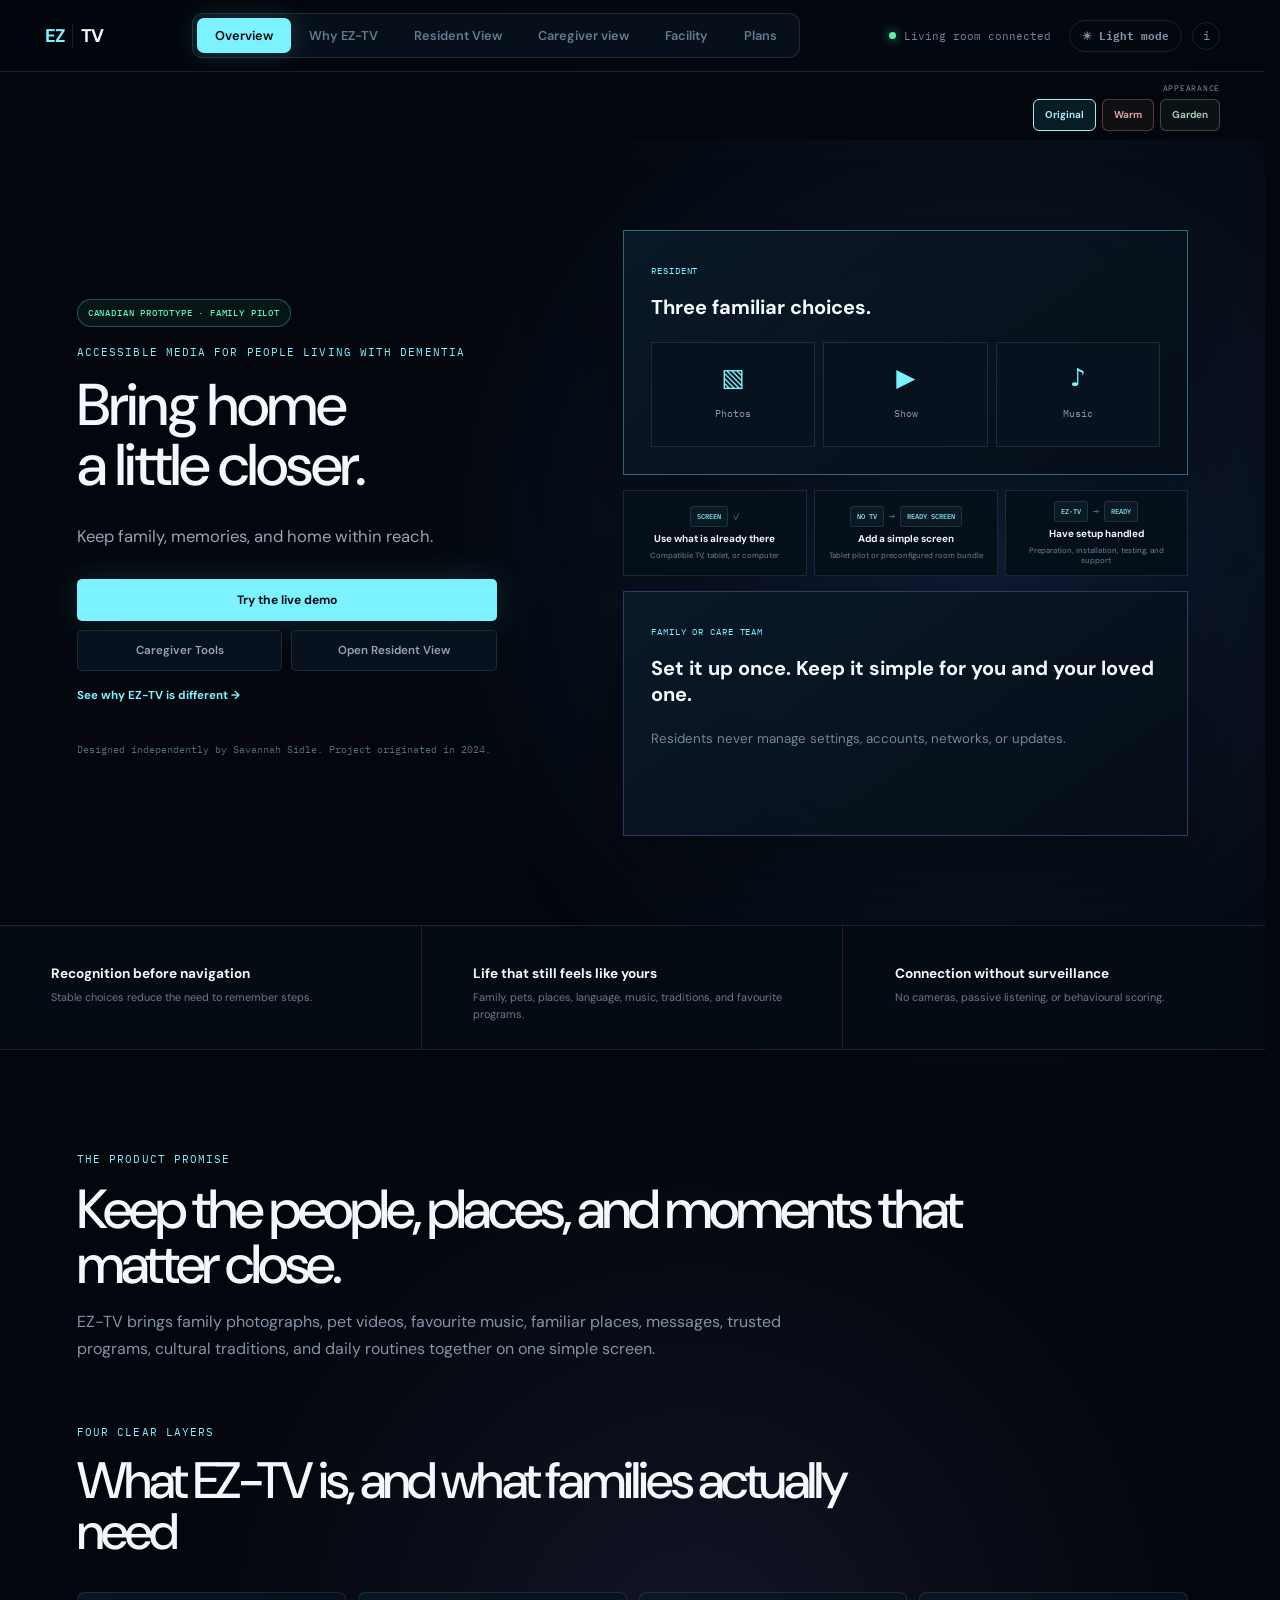
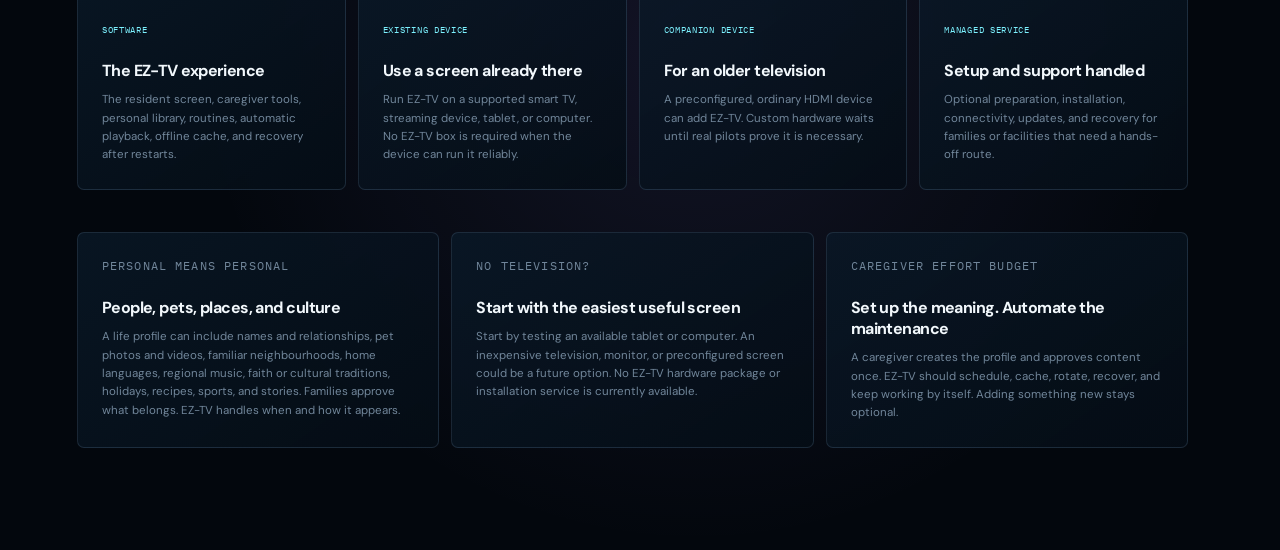
<file: index.html>
<!doctype html>
<html lang="en">
<head>
  <meta charset="utf-8">
  <meta name="viewport" content="width=device-width, initial-scale=1">
  <meta name="description" content="EZ-TV helps people living with dementia stay connected to family, memories, and familiar comforts through a simple, accessible TV experience that supports continuity.">
  <meta name="theme-color" content="#07111f">
  <title>EZ-TV</title>
  <link rel="manifest" href="manifest.webmanifest">
  <link rel="preconnect" href="https://fonts.googleapis.com">
  <link rel="preconnect" href="https://fonts.gstatic.com" crossorigin>
  <link href="https://fonts.googleapis.com/css2?family=DM+Sans:wght@400;500;600;700&family=IBM+Plex+Mono:wght@400;500&display=swap" rel="stylesheet">
  <link rel="stylesheet" href="styles.css?v=41">
</head>
<body>
  <div class="app-shell">
    <header class="system-bar">
      <button class="logo" data-action="home" aria-label="Return home"><span>EZ</span><b>TV</b></button>
      <div class="view-switch" role="group" aria-label="Choose interface">
        <button class="view-option active" data-view="overview">Overview</button>
        <button class="view-option" data-view="difference">Why EZ-TV</button>
        <button class="view-option" data-view="resident">Resident View</button>
        <button class="view-option" data-view="caregiver">Caregiver view</button>
        <button class="view-option" data-view="facility">Facility</button>
        <button class="view-option" data-view="plans">Plans</button>
      </div>
      <span class="connection-status header-connection"><span class="connection-dot"></span><span>Living room connected</span></span>
      <div class="system-state"><button class="theme-toggle" id="themeToggle" type="button" aria-pressed="false">☀ Light mode</button><button class="icon-button" id="aboutButton" aria-label="About EZ-TV">i</button></div>
    </header>

    <div class="site-appearance" role="group" aria-label="Choose appearance"><span>APPEARANCE</span><div><button type="button" data-interface-theme="original" aria-pressed="true">Original</button><button type="button" data-interface-theme="warm" aria-pressed="false">Warm</button><button type="button" data-interface-theme="garden" aria-pressed="false">Garden</button></div></div>

    <main>
      <section class="overview-view active-view" id="overviewView" aria-label="EZ-TV overview">
        <div class="overview-shell">
          <div class="overview-copy">
            <p class="pilot-badge">CANADIAN PROTOTYPE · FAMILY PILOT</p>
            <p class="mono-label">ACCESSIBLE MEDIA FOR PEOPLE LIVING WITH DEMENTIA</p>
            <h1>Bring home a little closer.</h1>
            <p class="overview-lead">Keep family, memories, and home within reach.</p>
            <div class="overview-actions"><a class="primary-action demo-action" href="demo.html">Try the live demo</a><div class="overview-secondary-actions"><button class="secondary-action" data-view-jump="caregiver">Caregiver Tools</button><button class="secondary-action" data-view-jump="resident">Open Resident View</button></div><button class="text-action" data-view-jump="difference">See why EZ-TV is different →</button></div>
            <p class="overview-origin">Designed independently by Savannah Sidle. Project originated in 2024.</p>
          </div>
          <div class="overview-map" aria-label="How EZ-TV works">
            <div class="overview-screen"><span class="screen-label">RESIDENT</span><strong>Three familiar choices.</strong><div><button type="button" data-overview-media="photos" aria-label="Open family photos">▧<small>Photos</small></button><button type="button" data-overview-media="television" aria-label="Open favourite show">▶<small>Show</small></button><button type="button" data-overview-media="music" aria-label="Open relaxing music">♪<small>Music</small></button></div></div>
            <div class="overview-links" aria-label="Find an EZ-TV setup">
              <button type="button" data-overview-target="setupFinder"><span class="method-flow"><i>SCREEN</i><b>✓</b></span><strong>Use what is already there</strong><small>Compatible TV, tablet, or computer</small></button>
              <button type="button" data-overview-target="noTvPlan"><span class="method-flow"><i>NO TV</i><b>→</b><i>READY SCREEN</i></span><strong>Add a simple screen</strong><small>Tablet pilot or preconfigured room bundle</small></button>
              <button type="button" data-overview-target="managedPlan"><span class="method-flow"><i>EZ-TV</i><b>→</b><i>READY</i></span><strong>Have setup handled</strong><small>Preparation, installation, testing, and support</small></button>
            </div>
            <div class="overview-control"><span class="screen-label">FAMILY OR CARE TEAM</span><strong>Set it up once. Keep it simple for you and your loved one.</strong><small>Residents never manage settings, accounts, networks, or updates.</small></div>
          </div>
        </div>
        <div class="overview-principles"><article><b>Recognition before navigation</b><p>Stable choices reduce the need to remember steps.</p></article><article><b>Life that still feels like yours</b><p>Family, pets, places, language, music, traditions, and favourite programs.</p></article><article><b>Connection without surveillance</b><p>No cameras, passive listening, or behavioural scoring.</p></article></div>
        <div class="home-story">
          <section class="home-promise"><p class="mono-label">THE PRODUCT PROMISE</p><h2>Keep the people, places, and moments that matter close.</h2><p>EZ-TV brings family photographs, pet videos, favourite music, familiar places, messages, trusted programs, cultural traditions, and daily routines together on one simple screen.</p></section>
          <section class="home-architecture" aria-labelledby="homeArchitectureHeading"><div class="difference-heading"><p class="mono-label">FOUR CLEAR LAYERS</p><h2 id="homeArchitectureHeading">What EZ-TV is, and what families actually need</h2></div><div class="home-architecture-grid"><article><span>SOFTWARE</span><h3>The EZ-TV experience</h3><p>The resident screen, caregiver tools, personal library, routines, automatic playback, offline cache, and recovery after restarts.</p></article><article><span>EXISTING DEVICE</span><h3>Use a screen already there</h3><p>Run EZ-TV on a supported smart TV, streaming device, tablet, or computer. No EZ-TV box is required when the device can run it reliably.</p></article><article><span>COMPANION DEVICE</span><h3>For an older television</h3><p>A preconfigured, ordinary HDMI device can add EZ-TV. Custom hardware waits until real pilots prove it is necessary.</p></article><article><span>MANAGED SERVICE</span><h3>Setup and support handled</h3><p>Optional preparation, installation, connectivity, updates, and recovery for families or facilities that need a hands-off route.</p></article></div></section>
          <section class="home-life-grid"><article><p class="mono-label">PERSONAL MEANS PERSONAL</p><h3>People, pets, places, and culture</h3><p>A life profile can include names and relationships, pet photos and videos, familiar neighbourhoods, home languages, regional music, faith or cultural traditions, holidays, recipes, sports, and stories. Families approve what belongs. EZ-TV handles when and how it appears.</p></article><article><p class="mono-label">NO TELEVISION?</p><h3>Start with the easiest useful screen</h3><p>Start by testing an available tablet or computer. An inexpensive television, monitor, or preconfigured screen could be a future option. No EZ-TV hardware package or installation service is currently available.</p></article><article><p class="mono-label">CAREGIVER EFFORT BUDGET</p><h3>Set up the meaning. Automate the maintenance</h3><p>A caregiver creates the profile and approves content once. EZ-TV should schedule, cache, rotate, recover, and keep working by itself. Adding something new stays optional.</p></article></section>
        </div>
      </section>

      <section class="difference-view" id="differenceView" aria-label="Why EZ-TV is different">
        <div class="difference-wrap">
          <header class="difference-hero">
            <div><p class="pilot-badge">CANADA-FIRST · DEMENTIA-SPECIFIC</p><p class="mono-label">WHY EZ-TV</p><h1>Designed around recognition,<br>not navigation.</h1></div>
            <div class="difference-lead"><p>EZ-TV is being designed to keep a person’s familiar world accessible when remembering how to operate technology becomes difficult. Familiar people, places, voices, and routines should remain available between visits, including on days when choosing or finding a remote is too much.</p><button class="primary-action" data-view-jump="resident">Experience Resident View</button></div>
          </header>

          <section class="how-section" aria-labelledby="howHeading">
            <div class="difference-heading"><p class="mono-label">HOW IT WORKS</p><h2 id="howHeading">Set it up once. Keep it simple for you and your loved one.</h2></div>
            <div class="how-grid">
              <article><span>FAMILY</span><div class="how-icon">＋</div><h3>Add what is familiar</h3><p>Choose a small collection of meaningful photographs, television, music, messages, and routines.</p></article>
              <article><span>PAIR</span><div class="how-icon">••••••</div><h3>Connect one screen</h3><p>Enter a short, expiring code once. Wanda never manages an account, password, network, or settings page.</p></article>
              <article><span>RESIDENT</span><div class="how-icon">▧ ▶ ♪</div><h3>Keep three stable choices</h3><p>The same large choices stay in the same place. Content changes without changing how the screen works.</p></article>
              <article><span>CARE TEAM</span><div class="how-icon">↻</div><h3>Update from elsewhere</h3><p>A paired caregiver changes content and routines from a phone or computer without rebuilding the resident experience.</p></article>
            </div>
          </section>

          <section class="control-section" aria-labelledby="controlHeading">
            <div class="difference-heading"><p class="mono-label">NO TOUCHSCREEN REQUIRED</p><h2 id="controlHeading">Choose the interaction that feels most familiar.</h2><p>Interaction is a spectrum. A remote may suit one person and be lost or unrecognizable to another. Test what Wanda can benefit from on a difficult day, including familiar content that needs no action from her.</p></div>
            <div class="control-grid">
              <article class="control-primary"><span class="control-art caregiver-art">↻</span><div><small>PROTOTYPE / TEST</small><b>Familiar content without a button press</b><p>A basic routine is available to test. Dependable scheduled playback and automatic rotation are development goals, including when the resident cannot find or use a control.</p></div></article>
              <article><span class="control-art remote-art"><i></i><i></i><i></i></span><div><small>FUTURE POSSIBILITY · OPTIONAL</small><b>Simplified remote</b><p>Only for someone who can find, recognize, and use it reliably. Remote-free access is a core requirement.</p></div></article>
              <article><span class="control-art caregiver-art">↗</span><div><small>PROTOTYPE / TEST</small><b>Caregiver-controlled content</b><p>Paired updates and a basic routine can be tested. Starting media from the public caregiver preview is a simulation, not a verified remote playback service.</p></div></article>
              <article><span class="control-art touch-art">◎</span><div><small>AVAILABLE NOW · BROWSER PROTOTYPE</small><b>Large fixed controls</b><p>Large browser targets support touch or a pointer where appropriate. Fixed bedside or furniture-mounted controls would need separate testing.</p></div></article>
              <article><span class="control-art switch-art">●</span><div><small>PLANNED · REQUIRES USER TESTING</small><b>Adaptive switch</b><p>One or two switches can move through the three choices and select one for people with limited movement.</p></div></article>
              <article><span class="control-art keyboard-art">↹</span><div><small>AVAILABLE IN A BROWSER</small><b>Keyboard</b><p>Arrow, Tab, Enter, and Escape controls support setup, testing, and familiar keyboards.</p></div></article>
              <article><span class="control-art voice-art">●</span><div><small>OPTIONAL · PLANNED</small><b>Press-to-speak voice</b><p>Say “photos,” “show,” or “music” after pressing the voice button. No passive listening in the room.</p></div></article>
            </div>
          </section>

          <section class="audience-section" aria-labelledby="audienceHeading">
            <div class="difference-heading"><p class="mono-label">WHO EZ-TV IS FOR</p><h2 id="audienceHeading">Different people need different amounts of help.</h2><p>Wanda is the first real pilot. The product is being designed for families and care teams supporting people whose memory, attention, movement, vision, or confidence with technology has changed.</p></div>
            <div class="audience-grid">
              <article><span>I CAN CHOOSE</span><h3>People who still want control</h3><p>Three familiar choices replace app grids, streaming menus, passwords, and changing layouts.</p></article>
              <article><span>HELP ME START IT</span><h3>People who need some support</h3><p>Large fixed controls or help from a trusted person may suit some residents. Remotes, switches, and voice require individual testing.</p></article>
              <article><span>START IT FOR ME</span><h3>People who need full assistance</h3><p>The goal is scheduled familiar content without requiring a response or staff to start every session. The basic routine prototype needs testing in daily use.</p></article>
              <article><span>I SUPPORT SOMEONE</span><h3>Families and care partners</h3><p>Update meaningful content from elsewhere without teaching the resident another platform.</p></article>
              <article><span>WE SUPPORT MANY</span><h3>Long-term care and memory care</h3><p>Give each resident an individual familiar world while staff keep one manageable workflow.</p></article>
              <article><span>SIMPLER HELPS ME TOO</span><h3>People beyond dementia care</h3><p>The same approach may help older adults and people with cognitive, motor, visual, or technology-access barriers.</p></article>
            </div>
          </section>

          <section class="signature-section" aria-labelledby="signatureHeading">
            <div class="difference-heading"><p class="mono-label">THE FIRST JOB</p><h2 id="signatureHeading">Let Wanda find Savannah whenever she wants.</h2><p>Start with a familiar photograph, Savannah’s own short message or recording, and one large button Wanda can use to send a heart back. Test this on Wanda’s screen before expanding into care-home workflows.</p></div>
            <div class="signature-grid">
              <article><b>Where’s Savannah?</b><p>One familiar face and a genuine family message. An optional recording uses Savannah’s real voice.</p></article>
              <article><b>A heart back</b><p>One large tap, with no typing or scheduled call. The split-screen demo shows the exchange; sending it across devices still needs a secure return connection.</p></article>
              <article><b>Nothing new today?</b><p>Wanda’s existing photos and choices remain. Fresh family messages are optional, not another daily job.</p></article>
              <article><b>Maybe later</b><p>After Visit Message: a short family recording to revisit between visits. This concept can be evaluated after testing the familiar-message and heart-reply interactions.</p></article>
            </div>
          </section>

          <section class="comparison-section" aria-labelledby="comparisonHeading">
            <div class="difference-heading"><p class="mono-label">THE LANDSCAPE</p><h2 id="comparisonHeading">Existing alternatives</h2><p>These products solve real problems. The useful comparison is where setup and continuing work land: with family, care staff, or the provider. Tasks vary by home and care setting. A blank staff task in a household means there is no facility involved.</p></div>
            <div class="comparison-scroll" tabindex="0" aria-label="Scroll comparison table horizontally"><div class="comparison-table" role="table" aria-label="Comparison of EZ-TV and related services">
              <div class="comparison-row comparison-head" role="row"><span role="columnheader">Service</span><span role="columnheader">Strength</span><span role="columnheader">Family work</span><span role="columnheader">Facility work, if used there</span><span role="columnheader">Provider / system work</span></div>
              <div class="comparison-row eztv-row" role="row"><b role="cell">EZ-TV <small>prototype</small></b><span role="cell">Three-choice screen plus a resident-initiated family message and heart reply demo</span><span role="cell">Choose a familiar photo and write or record a genuine message once. Real time cost is unmeasured.</span><span role="cell">Wanda lives in long-term care. The first pilot needs room access and setup agreement; routine staff administration is not the goal.</span><span role="cell">Browser pairing and caregiver-to-screen updates can be tested. The heart reaches the caregiver only in the split-screen simulation today.</span></div>
              <div class="comparison-row" role="row"><b role="cell">JubileeTV</b><span role="cell">Remote TV help, calls, photos, favourites, reminders, and passive viewing modes</span><span role="cell">Connect equipment and sources; set preferences; share content or intervene through app.</span><span role="cell">Help with room TV/source and network where facility rules allow; ongoing involvement varies.</span><span role="cell">Supplies console, app, membership, and support.</span></div>
              <div class="comparison-row" role="row"><b role="cell">Memory Lane TV</b><span role="cell">Large dementia-focused catalogue, personalized playlists, and all-day programming</span><span role="cell">Select preferences and optional personal media; viewing may then run as a channel.</span><span role="cell">Choose or start content for individual or group use; staffing depends on deployment.</span><span role="cell">Provides and refreshes programming and personalization options.</span></div>
              <div class="comparison-row" role="row"><b role="cell">KOMP / KOMP Pro</b><span role="cell">One-button screen, automatic family photos and calls; Pro adds a staff portal and 4G</span><span role="cell">Pair device and invite family; share material when desired.</span><span role="cell">Pro: provision users and optionally send messages, calls, or schedules.</span><span role="cell">Provides hardware, cellular connection, updates, and organizational tools.</span></div>
              <div class="comparison-row" role="row"><b role="cell">My Life TV</b><span role="cell">Dementia-friendly on-demand films for home and care settings</span><span role="cell">Open or choose programmes at home.</span><span role="cell">Select programmes for individual or group sessions.</span><span role="cell">Creates and distributes the film catalogue.</span></div>
              <div class="comparison-row" role="row"><b role="cell">LifeLoop / iN2L</b><span role="cell">Rich facility engagement, life stories, family sharing, calendars, and staff tools</span><span role="cell">May contribute stories or photos through family portal.</span><span role="cell">Facility onboarding, profiles, calendars, and use of engagement content.</span><span role="cell">Supplies platform, content, and enterprise support.</span></div>
            </div>
            </div><p class="source-note">Reviewed September 2026. Work allocation is an inference from published setup and feature descriptions, not measured caregiver or staff time. <a href="https://getjubileetv.com/pages/how-it-works" target="_blank" rel="noopener">JubileeTV</a> · <a href="https://www.memory-lane.tv/" target="_blank" rel="noopener">Memory Lane TV</a> · <a href="https://help.komp.family/introduction-to-komp-pro" target="_blank" rel="noopener">KOMP Pro</a> · <a href="https://www.mylifefilms.org/pages/about" target="_blank" rel="noopener">My Life TV</a> · <a href="https://lifeloop.com/engagement/engagement-products/insights" target="_blank" rel="noopener">LifeLoop / iN2L</a></p>
          </section>


          <section class="signature-section" aria-labelledby="approachHeading">
            <div class="difference-heading"><p class="mono-label">EZ-TV APPROACH</p><h2 id="approachHeading">Keep a familiar world within reach.</h2><p>A continuity and familiarity system for people living with dementia whose ability to operate technology may change or disappear. The proposed distinction is how personal content, passive access, changing abilities, and everyday care settings work together. Individual features also exist in other products; superiority has not been established.</p></div>
            <div class="signature-grid"><article><b>AVAILABLE NOW</b><p>A browser prototype with three large choices, caregiver photo organization, captions, stories, and familiar-place groups. These are prototype capabilities, not a finished care service.</p></article><article><b>PROTOTYPE / TEST</b><p>Code pairing, caregiver updates, basic daily routines, and saved content during interruptions need testing on Wanda’s actual devices and room connection.</p></article><article><b>FUTURE POSSIBILITY</b><p>Progressive simplification, automatic photo rotation, reliable restart recovery, USB packages, mounted controls, and facility-wide delivery require further development.</p></article></div>
          </section>
          <section class="signature-section" aria-labelledby="placesHeading">
            <div class="difference-heading"><p class="mono-label">PLACES YOU KNOW · PROTOTYPE / TEST</p><h2 id="placesHeading">Wanda’s Newfoundland</h2><p>Your world did not disappear when you entered long-term care. A small family-selected collection can bring home, the coastline, familiar communities, and people back into view.</p></div>
            <div class="signature-grid"><article><b>A place, a person, a story</b><p>Use photographs of her home, neighbourhood, family homes, landmarks, and old gatherings. Add a short caption or real familiar voice recalling the place. Familiar-place photo groups and voice stories are available in the paired prototype.</p></article><article><b>Recognition without navigation</b><p>No map to operate or route to remember. A future gentle sequence could combine family videos, favourite music associated with home, and familiar scenery. Generic coastline imagery must never be labelled as Wanda’s actual home.</p></article><article><b>Connection between visits</b><p>Family greetings, personal history, familiar shows, music, voices, and predictable routines can remain available when nobody adds something new. First-language and cultural material remain optional future directions. Technology supplements human contact.</p></article></div>
          </section>
          <section class="signature-section" aria-labelledby="progressiveHeading">
            <div class="difference-heading"><p class="mono-label">PROGRESSIVE INTERACTION · FUTURE POSSIBILITY</p><h2 id="progressiveHeading">Fewer steps as needs change.</h2><p>Keep the same personal collection while a caregiver adjusts the amount of interaction. Changes should be deliberate and tested with the person, never inferred automatically from surveillance.</p></div>
            <div class="signature-grid"><article><b>Choose</b><p>Stable large choices, recognizable pictures, or an optional simplified remote for someone who can use it.</p></article><article><b>One familiar action</b><p>One large choice or a fixed control in a familiar place. Optional familiar voice prompts only where they help.</p></article><article><b>No action required</b><p>Scheduled familiar content and gentle rotation, with quiet hours and a simple way to stop. The aim is to simplify without replacing the whole system.</p></article></div>
          </section>
          <section class="signature-section" aria-labelledby="followsHeading">
            <div class="difference-heading"><p class="mono-label">FAMILIARITY THAT FOLLOWS · FUTURE POSSIBILITY</p><h2 id="followsHeading">The resident should not have to remember where the technology is.</h2><p>Wanda wanders frequently. A room television alone cannot meet that reality. Explore access at meaningful places throughout her day, without requiring her to carry or locate a device.</p></div>
            <div class="signature-grid"><article><b>A small familiar display</b><p>PRODUCT CONCEPT: an inexpensive photo-frame-style interface inspired by the simplicity of displays such as Skylight. Bedside screens, a tablet, or small displays in appropriate familiar locations need usability and cost testing.</p></article><article><b>A control that stays put</b><p>PRODUCT CONCEPT: a tethered or attached interface at a bedside, chair, wheelchair, or walker. Explore durable, wipeable, replaceable materials, soft or flexible surfaces, and water resistance where feasible. Attachment safety, reach, cleaning, and comfort must be assessed before use.</p></article><article><b>Minimal upkeep</b><p>Explore wired power or low-power controls to avoid charging every shift. USB configuration, a local connection, a caregiver device, or a future EZ-TV Hub are possibilities. No finalized hardware, complex resident menus, or supplied Hub exists.</p></article><article><b>Shared spaces, thoughtfully</b><p>A family-approved familiar-content station or existing facility screen could help beyond the bedroom. Personal material needs appropriate consent and display boundaries. Context-aware access needs privacy and feasibility testing; EZ-TV does not currently locate or track residents.</p></article></div>
          </section>
          <section class="proof-section" aria-labelledby="validateHeading">
            <div class="difference-heading"><p class="mono-label">STILL TO VALIDATE</p><h2 id="validateHeading">Could Wanda benefit on a difficult day?</h2><p>Every proposal must reduce cognitive effort, increase familiarity, preserve connection, or reduce family and staff burden.</p></div>
            <div class="proof-grid"><article><strong>Access without remembering</strong><p>Can she enjoy familiar content without locating equipment, following instructions, interpreting abstract icons, or completing a sequence?</p></article><article><strong>Continuity beyond the room</strong><p>Where does familiarity help during her day, and can it be available there without extra staff tasks?</p></article><article><strong>Reliable daily use</strong><p>Test playback, quiet hours, outages, recovery, and changing interaction needs on actual devices. A browser demo does not establish reliability.</p></article><article><strong>Less work, affordable access</strong><p>Measure family and staff setup, charging, reconnecting, content selection, and troubleshooting. Compare real effort and total cost with alternatives.</p></article></div>
          </section>
          <section class="signature-section" aria-labelledby="principlesHeading">
            <div class="difference-heading"><p class="mono-label">PRODUCT PRINCIPLES</p><h2 id="principlesHeading">Familiarity with fewer demands.</h2></div>
            <div class="signature-grid"><article><b>Familiar</b><p>People, voices, places, routines, and media with personal meaning.</p></article><article><b>Findable</b><p>The resident should not need to remember where an interface was left.</p></article><article><b>Passive when necessary</b><p>Interaction should not be required for the system to provide value.</p></article><article><b>Personal</b><p>Wanda should see Wanda’s life, with family-approved content that respects her preferences.</p></article><article><b>Adaptable</b><p>The interface should become simpler as abilities change.</p></article><article><b>Affordable</b><p>Useful familiarity should not depend on expensive hardware.</p></article><article><b>Low burden</b><p>Family and staff should not inherit another daily chore. Configure remotely where feasible; keep useful saved content when nobody manages it today.</p></article></div>
          </section>
          <section class="setup-plain" aria-labelledby="setupPlainHeading">
            <div class="difference-heading"><p class="mono-label">GETTING STARTED</p><h2 id="setupPlainHeading">How would I set this up for Wanda?</h2><p>One caregiver device and one screen for Wanda. Start with a computer or tablet; test television access later.</p></div>
            <div class="setup-plain-grid">
              <article><span>TEST TODAY</span><h3>Caregiver phone + Wanda’s screen</h3><ol><li>Open Resident View on Wanda’s computer or tablet. A compatible television browser can be tested later.</li><li>Open Caregiver Setup on your phone or another computer.</li><li>Enter the one-time code shown on Wanda’s screen into Caregiver Setup.</li><li>Add two or three familiar photos and one small message. Check both screens together.</li></ol><p>The website’s split-screen demo only simulates this connection. The paired prototype needs its cloud setup and a two-device test before Wanda uses it independently.</p><a href="prototype-demo/">Open the paired prototype →</a></article>
              <article><span>TV PILOT · TO VALIDATE</span><h3>Use an existing screen first</h3><ol><li>If her smart TV has a usable browser, a caregiver can test EZ-TV full-screen. Wanda must not need to find a remote for every experience.</li><li>If the TV browser fails, a future pilot could connect a third-party streaming device to its HDMI port. None is supplied or validated yet.</li><li>Test passive access, suitable controls, restart, internet loss, and recovery before asking Wanda to rely on it.</li></ol><p>Today the actual product is browser software. A computer can also feed an existing TV over HDMI, but someone must configure it. There is no EZ-TV hub, bundled screen, or installation service yet.</p></article>
            </div>
          </section>

          <section class="compatibility-section" aria-labelledby="compatibilityHeading">
            <div class="difference-heading"><p class="mono-label">DELIVERY PATH</p><h2 id="compatibilityHeading">Use the simplest screen that fits the person’s real situation.</h2></div>
            <div class="compatibility-grid">
              <article><span class="compat-icon">TV</span><div><b>Start with a computer or tablet</b><p>Open the resident browser view full-screen and pair it once with a caregiver phone or computer.</p><small>TESTABLE NOW</small></div></article>
              <article><span class="compat-icon">HDMI</span><div><b>Older TV with HDMI</b><p>A computer can display the browser prototype through the TV’s HDMI input. A small third-party streaming device is a future option that still needs testing.</p><small>NO EZ-TV HARDWARE YET</small></div></article>
              <article><span class="compat-icon">▣</span><div><b>No television</b><p>Use a tablet or computer already available. A preconfigured screen bundle is an idea for a later pilot.</p><small>TEST EXISTING DEVICES FIRST</small></div></article>
              <article><span class="compat-icon">LTE</span><div><b>Internet is unreliable</b><p>Cached photos can remain available on a tested device, but remote family messages need a connection. Cellular and USB delivery are future options, not a current setup path.</p><small>TEST OFFLINE IN THE ROOM</small></div></article>
            </div>
          </section>

          <section class="reliability-section" aria-labelledby="reliabilityHeading">
            <div class="difference-heading"><p class="mono-label">FAILURE HANDLING</p><h2 id="reliabilityHeading">A blank or broken screen is unacceptable.</h2><p>The resident experience should recover quietly. Caregivers should hear from EZ-TV only when they can actually help.</p></div>
            <div class="proof-grid"><article><strong>After a restart</strong><p>Open automatically and return to the three familiar choices.</p></article><article><strong>Without internet</strong><p>Test which previously loaded content remains available on Wanda’s device; remote updates pause.</p></article><article><strong>After a failed update</strong><p>Roll back to the last working version instead of exposing an error screen.</p></article><article><strong>When help is needed</strong><p>Send one plain-language alert with the exact action required. Suppress repetitive noise.</p></article></div>
          </section>

          <section class="privacy-section" aria-labelledby="privacyHeading">
            <div><p class="mono-label">PRIVACY AND DIGNITY</p><h2 id="privacyHeading">Family connection should not require surveillance.</h2><p>Real family media will live inside a private paired account. The public demo uses anonymous illustrated media and sample story details. Do not enter private family information here; a real paired pilot needs consent and privacy review.</p></div>
            <div class="privacy-rules"><p><b>Invite-only access</b><span>Only approved caregivers can view or change a resident profile.</span></p><p><b>Expiring pairing</b><span>A one-time code connects a resident screen and cannot be reused.</span></p><p><b>Minimum collection</b><span>Store the media and preferences needed for the experience, without creating health or behavioural profiles.</span></p><p><b>Caregiver control</b><span>Download, reorder, remove, disconnect, and permanently delete family content.</span></p><p><b>Protected storage</b><span>Encrypt information in transit and at rest, with each resident’s files isolated from every other account.</span></p></div>
          </section>

          <section class="proof-section" aria-labelledby="proofHeading">
            <div class="difference-heading"><p class="mono-label">WHAT SUCCESS MEANS</p><h2 id="proofHeading">Prove usefulness before adding complexity.</h2><p>The Wanda pilot will measure whether EZ-TV improves real daily use and reduces caregiver effort.</p></div>
            <div class="proof-grid">
              <article><strong>Independent use</strong><p>Can Wanda recognize and start familiar content with little or no help?</p></article>
              <article><strong>Caregiver effort</strong><p>Does setup, updating, and troubleshooting take less time than the current alternatives?</p></article>
              <article><strong>Reliability</strong><p>Does the resident screen recover cleanly from restarts, weak connections, and ordinary mistakes?</p></article>
              <article><strong>Meaningful connection</strong><p>Do familiar people, voices, photographs, and routines create more successful moments of connection?</p></article>
            </div>
            <div class="rollout-path" aria-label="EZ-TV validation path"><span><b>Wanda</b><small>Real daily use</small></span><i>→</i><span><b>3–5 families</b><small>Different needs</small></span><i>→</i><span><b>One care home</b><small>Small pilot</small></span><i>→</i><span><b>Canadian partner</b><small>Connectivity and reach</small></span></div>
          </section>

          <section class="accessibility-section" aria-labelledby="accessibilityHeading">
            <div class="difference-heading"><p class="mono-label">ACCESSIBILITY RULES</p><h2 id="accessibilityHeading">The resident screen stays calm on purpose.</h2></div>
            <div class="accessibility-grid"><article><b>No scrolling for residents</b><p>The three choices and active content fit within one television view.</p></article><article><b>Stable placement</b><p>Controls remain where the person learned to find them.</p></article><article><b>Large targets</b><p>Touch, mouse, remote, switch, or caregiver control can use the same clear actions.</p></article><article><b>Adjustable appearance</b><p>Light, dark, warm, and garden options support different comfort and contrast needs.</p></article><article><b>Plain language</b><p>Familiar words replace technical settings and platform language.</p></article><article><b>Reduced motion</b><p>Animation is limited and disabled automatically when the device requests reduced motion.</p></article></div>
          </section>

          <section class="faq-section" aria-labelledby="faqHeading">
            <div class="difference-heading"><p class="mono-label">CLEAR ANSWERS</p><h2 id="faqHeading">What exists, what comes next, and who handles the work.</h2></div>
            <div class="faq-list">
              <details><summary>Does EZ-TV work between two devices yet?</summary><p>Yes, in the paired household prototype. A caregiver browser and the resident’s screen can pair with one expiring six-digit code, then synchronize approved media and settings. The public split-screen demo remains available without setup.</p></details>
              <details><summary>Does the resident need a touchscreen?</summary><p>No. Test large fixed controls or passive familiar content first when locating and operating a device is difficult. A simplified remote, touch, caregiver help, or staff assistance may suit some people. Voice and mounted switches remain options to prototype, not universal solutions.</p></details>
              <details><summary>Does it require a smart television?</summary><p>No. Start on Wanda’s computer or tablet. A computer can show the browser on an existing TV through HDMI if someone can set it up. Smart TV browsers and third-party streaming devices need separate testing.</p></details>
              <details><summary>What if there is no television?</summary><p>The first pilot can use a tablet or computer. A tablet or computer is the starting option. A preconfigured large-screen package could be tested later, but none is offered today.</p></details>
              <details><summary>Does it require internet?</summary><p>Remote caregiver updates currently require internet on both devices. There is no managed cellular service yet. Some previously loaded photos may remain cached on the same tested device, but this is not a reliable offline service yet. USB transfer is only a manual concept. A fully offline household would need an assisted update process that does not make the family deliver files.</p></details>
              <details><summary>Is the EZ-TV companion device available?</summary><p>No. Today the pilot uses browser software on a computer or tablet. A computer may also connect to a TV by HDMI. There is no EZ-TV device or supported streaming model yet.</p></details>
              <details><summary>Can families add Spotify, television, or computer media?</summary><p>The first pilot will support private uploaded media and approved links. Streaming integrations come later because account permissions, licensing, advertisements, and changing interfaces can break the resident experience.</p></details>
              <details><summary>What does culturally relevant content mean?</summary><p>It means content chosen from the resident’s real life: community, places, music, faith, holidays, food, sports, and traditions. The resident or family approves what belongs in their profile. EZ-TV should never infer anyone’s identity or assign generic cultural content.</p></details>
              <details><summary>Who handles the ongoing work?</summary><p>At home, a family caregiver chooses the initial media and can add to it when they wish. In care, the facility would provide screen and network access; it should not need to choose daily programmes. EZ-TV would need to handle scheduling, caching, updates, and recovery. Those provider responsibilities are a proposed service model and need a real pilot before we can promise them.</p></details>
              <details><summary>Is real family content used in this public demo?</summary><p>No. The public prototype uses illustrative media and sample story details, with Wanda and Savannah named to show the experience. Real family photos belong only in a private paired account after a privacy and consent review.</p></details>
              <details><summary>Who is EZ-TV for?</summary><p>The primary audience is people living with dementia and the families or care teams supporting them. The same simplified approach may also help older adults and people with cognitive, motor, visual, or technology-access barriers. Wanda is the first real pilot, with broader family and care-home use guiding the next stages.</p></details>
            </div>
          </section>

          <section class="pilot-section">
            <div><p class="mono-label">THE PATH FORWARD</p><h2>Wanda first. A few families next. One care-home pilot after that.</h2><p>EZ-TV will earn its way into larger partnerships by proving that it is understandable, reliable, and genuinely reduces caregiver burden.</p></div>
            <div class="pilot-actions"><a class="primary-action" href="demo.html">Try the live demo</a><a class="secondary-action" href="mailto:info@madeincanadadigital.ca?subject=EZ-TV%20family%20pilot%20interest">Ask about the family pilot</a><button class="text-action" data-view-jump="plans">See proposed plans</button></div>
          </section>
        </div>
      </section>

      <section class="resident-view" id="residentView" aria-label="Resident View">
        <div class="ambient ambient-one"></div><div class="ambient ambient-two"></div>
        <div class="resident-home" id="residentHome">
          <div class="welcome-row">
            <div><p class="context-label"><span></span> GOOD EVENING</p><h1>What would you<br>like, Wanda?</h1></div>
            <div class="resident-side"><div class="clock" aria-label="Current time"><strong id="clockTime">7:42</strong><span id="clockDate">MONDAY · SEPTEMBER 14</span></div></div>
          </div>
          <div class="resident-main">
            <div class="media-choices" role="group" aria-label="Choose something to watch or listen to">
              <button class="media-choice photos active" data-media="photos" aria-pressed="true">
                <span class="choice-visual photo-stack" aria-hidden="true"><i class="portrait portrait-a"><img src="assets/memories/garden-afternoon.jpg" alt=""></i><i class="portrait portrait-b"><img src="assets/memories/birthday-cake.jpg" alt=""></i><i class="portrait portrait-c"><img src="assets/memories/lake-day.jpg" alt=""></i></span>
                <span class="choice-copy"><b>Family photos</b><small>People you know</small></span>
              </button>
              <button class="media-choice television" data-media="television" aria-pressed="false">
                <span class="choice-visual tv-visual" aria-hidden="true"><i>▶</i></span>
                <span class="choice-copy"><b>Favourite show</b><small>Your next episode</small></span>
              </button>
              <button class="media-choice music" data-media="music" aria-pressed="false">
                <span class="choice-visual waveform" aria-hidden="true"><i></i><i></i><i></i><i></i><i></i><i></i><i></i><i></i><i></i></span>
                <span class="choice-copy"><b>Relaxing music</b><small>Your favourite music</small></span>
              </button>
            </div>
            <div class="player" id="player" aria-live="polite">
              <button class="resident-back" id="residentBackButton" type="button">← Back to choices</button>
              <div class="player-content" id="playerContent"></div>
              <div class="player-controls"><button id="previousButton" aria-label="Previous">|◀</button><button class="play-pause" id="playPauseButton" aria-label="Pause">Ⅱ</button><button id="nextButton" aria-label="Next">▶|</button></div>
            </div>
          </div>
          <div class="voice-zone">
            <button class="voice-control" id="voiceControl"><span class="voice-core"><i></i></span><span><b id="voiceTitle">Use your voice</b><small id="voiceInstruction">Say “photos,” “show,” or “music”</small></span></button>
            <button class="help-control" id="residentStoryButton" type="button">♡ Wanda’s story</button>
            <button class="help-control" id="helpControl"><span>?</span> I need help</button>
          </div>
        </div>
        <div class="support-panel" id="supportPanel" role="dialog" aria-modal="true" aria-labelledby="supportTitle">
          <div class="support-orb"><span></span></div><p>YOU ARE SAFE AT HOME</p><h2 id="supportTitle">Savannah loves you.</h2><p class="support-copy">Would you like to see family photos?</p>
          <div><button class="support-primary" id="supportMusic">Yes, show photos</button><button class="support-secondary" id="closeSupport">No, I’m okay</button></div>
        </div>
      </section>

      <section class="caregiver-view" id="caregiverView" aria-label="Caregiver view">
        <aside class="care-nav">
          <div class="profile-chip"><span>WS</span><div><b>Wanda’s home</b><small>Living room</small></div></div>
          <nav aria-label="Caregiver sections">
            <button class="care-tab active" data-tab="today"><span>◷</span>Today</button><button class="care-tab" data-tab="library"><span>▦</span>Media library</button><button class="care-tab" data-tab="people"><span>◎</span>Familiar people</button><button class="care-tab" data-tab="settings"><span>⌁</span>Settings</button>
          </nav>
          <div class="care-nav-bottom"><span class="connection-dot"></span><div><b>TV online</b><small>Updated just now</small></div></div>
        </aside>
        <div class="care-workspace">
          <section class="care-page active-page" data-page="today">
            <div class="workspace-heading"><div><p class="mono-label">MONDAY · 14 SEPTEMBER</p><h2>Today’s rhythm</h2><p>Familiar media, ready at the right time.</p></div><button class="primary-action" data-modal="routineModal">+ Schedule media</button></div>
            <div class="dashboard-grid">
              <div class="schedule-panel panel">
                <div class="panel-heading"><h3>Schedule</h3><span>3 ITEMS</span></div>
                <div class="schedule-list" id="scheduleList">
                  <article class="schedule-item complete"><time>9:00<small>AM</small></time><span class="schedule-line"><i></i></span><div class="schedule-icon">♪</div><div><b>Morning favourites</b><small>Relaxing music · 3 demo tracks</small></div><span class="item-state">Finished</span></article>
                  <article class="schedule-item current"><time>1:30<small>PM</small></time><span class="schedule-line"><i></i></span><div class="schedule-icon">▧</div><div><b>Family photographs</b><small>3 demo photographs</small></div><span class="item-state">Showing now</span></article>
                  <article class="schedule-item"><time>6:00<small>PM</small></time><span class="schedule-line"><i></i></span><div class="schedule-icon">▶</div><div><b>Favourite show</b><small>Season 2 · Episode 4</small></div><button class="item-menu" aria-label="Schedule options">•••</button></article>
                </div>
              </div>
              <div class="remote-panel panel">
                <div class="panel-heading"><h3>Wanda’s TV preview</h3><span class="live-badge"><i></i> MIRROR</span></div>
                <div class="mini-tv" id="miniTv"><span class="mini-label">WANDA’S TV PREVIEW</span><div class="mini-photos"><i><img src="assets/memories/garden-afternoon.jpg" alt=""></i><i><img src="assets/memories/birthday-cake.jpg" alt=""></i><i><img src="assets/memories/lake-day.jpg" alt=""></i></div><b>Family photographs</b><small>Photo 1 of 3 demo photographs</small></div>
                <div class="remote-actions"><button data-send="photos">▧<span>Photos</span></button><button data-send="television">▶<span>Show</span></button><button data-send="music">♪<span>Music</span></button><button data-send="home">⌂<span>Home</span></button></div>
                <p class="remote-note">This preview mirrors Wanda’s television. In the real paired setup, choosing media here starts it on her TV. Wanda does not manage this screen.</p>
              </div>
            </div>
          </section>

          <section class="care-page" data-page="library">
            <div class="workspace-heading"><div><p class="mono-label">SELECTED FOR WANDA</p><h2>Media library</h2><p>Keep the choices small, familiar, and meaningful.</p></div><button class="primary-action" id="addMediaButton">+ Add media</button></div>
            <div class="library-filters" role="group" aria-label="Filter media"><button class="active" data-filter="all" aria-pressed="true">All</button><button data-filter="photos" aria-pressed="false">Photos</button><button data-filter="television" aria-pressed="false">Television</button><button data-filter="music" aria-pressed="false">Music</button></div>
            <p class="library-status" id="libraryStatus" aria-live="polite">Showing all 4 media collections.</p>
            <div class="library-grid" id="libraryGrid">
              <article class="library-card" data-type="photos" data-title="Our family" data-meta="3 demo photographs" data-detail="Three fictional, anonymous memories demonstrate how Wanda’s real private family album will work."><div class="library-art family-art"><img src="assets/memories/garden-afternoon.jpg" alt=""><img src="assets/memories/birthday-cake.jpg" alt=""><img src="assets/memories/lake-day.jpg" alt=""></div><div><small>PHOTOS</small><h3>Our family</h3><p>3 demo photographs</p></div><button class="library-open" aria-label="Open Our family">Open</button></article>
              <article class="library-card" data-type="television" data-title="The Coast Road" data-meta="3 demo episodes" data-detail="Three fictional episodes demonstrate how a familiar series can resume with one selection."><div class="library-art series-art"><span>THE<br>COAST<br>ROAD</span></div><div><small>TELEVISION</small><h3>The Coast Road</h3><p>3 demo episodes</p></div><button class="library-open" aria-label="Open The Coast Road">Open</button></article>
              <article class="library-card" data-type="music" data-title="Morning favourites" data-meta="3 demo tracks" data-detail="Three fictional tracks demonstrate how Wanda’s real familiar playlist will open."><div class="library-art album-art"><span>♪</span></div><div><small>MUSIC</small><h3>Morning favourites</h3><p>3 demo tracks</p></div><button class="library-open" aria-label="Open Morning favourites">Open</button></article>
              <article class="library-card" data-type="music" data-title="Quiet evening" data-meta="3 demo tracks" data-detail="Three fictional tracks demonstrate a slower evening playlist for Wanda."><div class="library-art evening-art"><span>♪</span></div><div><small>MUSIC</small><h3>Quiet evening</h3><p>3 demo tracks</p></div><button class="library-open" aria-label="Open Quiet evening">Open</button></article>
            </div>
            <section class="library-details panel" id="libraryDetails" hidden aria-live="polite"><div><p class="mono-label" id="libraryDetailType">MEDIA</p><h3 id="libraryDetailTitle"></h3><p id="libraryDetailMeta"></p><p id="libraryDetailCopy"></p><small class="library-action-note">Prototype: this opens Resident View. In the paired product, it starts on Wanda’s television.</small></div><button class="primary-action" id="librarySendButton">Preview on Wanda’s TV</button></section>
          </section>

          <section class="care-page" data-page="people">
            <div class="workspace-heading"><div><p class="mono-label">RECOGNITION SUPPORT</p><h2>Familiar people</h2><p>Names and relationships connected to family photographs.</p></div><button class="primary-action" id="addPersonButton">+ Add person</button></div>
            <div class="people-grid" id="peopleGrid"></div>
            <section class="panel family-profile"><div><p class="mono-label">A PERSON, NOT A PROFILE NUMBER</p><h3>Wanda’s story</h3><p>Choose a portrait and a few details Wanda enjoys sharing. Open it from Resident View; facility sharing can wait.</p><small>Website demo: saved only in this browser. Use fictional details here.</small></div><button class="primary-action" id="editStoryButton" type="button">Edit Wanda’s story</button></section>
          </section>

          <section class="care-page" data-page="settings">
            <div class="workspace-heading"><div><p class="mono-label">INTERFACE PREFERENCES</p><h2>Settings</h2><p>Adjust the experience without changing its basic structure.</p></div></div>
            <div class="settings-list panel">
              <label><span><b>Voice commands</b><small>Listen for one-word media choices</small></span><input type="checkbox" checked><i></i></label><label><span><b>Gentle support response</b><small>Offer familiar reassurance when help is requested</small></span><input type="checkbox" checked><i></i></label><label><span><b>Show current time</b><small>Display time and date on the home screen</small></span><input type="checkbox" checked><i></i></label><label><span><b>High contrast</b><small>Increase separation between controls and background</small></span><input type="checkbox" checked><i></i></label>
            </div>
            <div class="offline-update panel">
              <div><p class="mono-label">MANUAL OFFLINE FALLBACK</p><h3>Update by USB</h3><p>This button only exports and imports demo data as a file in this browser. A real USB update would need a compatible device, secure handling, and someone to carry the drive. It is not Wanda’s pilot path.</p></div>
              <div class="offline-actions"><button class="primary-action" id="exportUsbButton">Create demo USB update</button><label class="secondary-action" for="importUsbInput">Import an update<input id="importUsbInput" type="file" accept=".json,application/json"></label></div>
              <small>This button downloads demo data only; it is not a secure production update process.</small>
            </div>
          </section>
        </div>
      </section>

      <section class="facility-view" id="facilityView" aria-label="Facility dashboard">
        <aside class="facility-rail">
          <div class="facility-mark">FH</div>
          <nav aria-label="Facility sections"><button class="active" aria-label="Facility overview" data-facility-target="facilityHeading"><span>⌂</span><b>Overview</b></button><button aria-label="Resident access" data-facility-target="residentStatus"><span>◎</span><b>Residents</b></button><button aria-label="Resident life story" data-facility-target="residentStory"><span>♡</span><b>Life story</b></button><button aria-label="Device status" data-facility-target="facilityStats"><span>▣</span><b>Devices</b></button><button aria-label="Today’s schedules" data-facility-target="facilityRhythm"><span>◷</span><b>Schedules</b></button></nav>
          <button class="facility-account" aria-label="Facility account">AD</button>
        </aside>
        <div class="facility-workspace">
          <div class="workspace-heading facility-heading" id="facilityHeading" tabindex="-1"><div><p class="mono-label">FOREST HOUSE · EAST WING</p><h2>Facility overview</h2><p>Access status for resident televisions. No cameras, health records, or passive monitoring.</p></div><div class="facility-actions"><button class="secondary-action" id="facilityUsbButton">Prepare USB updates</button><button class="primary-action" id="addResidentButton">+ Add resident</button></div></div>
          <div class="facility-stats" id="facilityStats" tabindex="-1">
            <article><small>RESIDENT PROFILES</small><strong>24</strong><span>Across one wing</span></article>
            <article><small>CONNECTED NOW</small><strong>21</strong><span class="healthy">All services ready</span></article>
            <article><small>LOCAL MODE</small><strong>2</strong><span>Working without internet</span></article>
            <article><small>NEEDS UPDATE</small><strong>1</strong><span class="attention">USB package ready</span></article>
          </div>
          <div class="facility-grid">
            <section class="panel resident-status-panel" id="residentStatus" tabindex="-1">
              <div class="panel-heading"><h3>Resident access</h3><span>24 PROFILES</span></div>
              <div class="facility-table" role="table" aria-label="Resident device status">
                <div class="facility-row facility-table-head" role="row"><span>Resident</span><span>Room</span><span>Mode</span><span>Last update</span><span>Status</span></div>
                <button class="facility-row" role="row" aria-haspopup="dialog" data-resident="Wanda S." data-room="214" data-mode="Connected" data-updated="Just now" data-status="Ready" data-routine="Family photographs at 1:30 PM" data-media="18 photos · 6 episodes · 21 songs"><span><i class="resident-initials aqua">WS</i><b>Wanda S.</b></span><span>214</span><span>Connected</span><span>Just now</span><span class="status-pill online">Ready</span></button>
                <button class="facility-row" role="row" aria-haspopup="dialog" data-resident="Arthur M." data-room="218" data-mode="Local" data-updated="Yesterday" data-status="Offline ready" data-routine="Jazz favourites at 3:00 PM" data-media="24 photos · 4 episodes · 16 songs"><span><i class="resident-initials violet">AM</i><b>Arthur M.</b></span><span>218</span><span>Local</span><span>Yesterday</span><span class="status-pill local">Offline ready</span></button>
                <button class="facility-row" role="row" aria-haspopup="dialog" data-resident="June P." data-room="221" data-mode="USB" data-updated="6 days ago" data-status="Update ready" data-routine="Garden photographs at 10:00 AM" data-media="12 photos · 8 episodes · 9 songs"><span><i class="resident-initials blue">JP</i><b>June P.</b></span><span>221</span><span>USB</span><span>6 days ago</span><span class="status-pill update">Update ready</span></button>
                <button class="facility-row" role="row" aria-haspopup="dialog" data-resident="Henry L." data-room="223" data-mode="Connected" data-updated="2 min ago" data-status="Ready" data-routine="Hockey replay at 7:00 PM" data-media="31 photos · 10 episodes · 14 songs"><span><i class="resident-initials green">HL</i><b>Henry L.</b></span><span>223</span><span>Connected</span><span>2 min ago</span><span class="status-pill online">Ready</span></button>
              </div>
            </section>
            <section class="panel facility-rhythm" id="facilityRhythm" tabindex="-1">
              <div class="panel-heading"><h3>Today across the wing</h3><span>5 ACTIVE</span></div>
              <div class="rhythm-total"><strong>38</strong><span>familiar-media routines scheduled</span></div>
              <div class="rhythm-bars" aria-label="Scheduled routines by time of day"><span style="--value:45%"><b>Morning</b></span><span style="--value:74%"><b>Afternoon</b></span><span style="--value:58%"><b>Evening</b></span></div>
              <p>Schedules show what the interface is prepared to offer. They do not track resident behaviour.</p>
            </section>
          </div>
          <section class="panel resident-story" id="residentStory" tabindex="-1">
            <div class="resident-story-heading"><div><p class="mono-label">ILLUSTRATED DEMO PROFILE · FAMILY APPROVED</p><h3>A fuller picture of the person.</h3><p>Earlier-life photos and short notes can show someone’s history, relationships, interests, and personality alongside current care needs. They also offer natural openings for genuine conversation.</p></div><span>Visible only to approved care staff</span></div>
            <div class="resident-story-profile"><div class="story-person"><i>WS</i><div><small>A FULLER PICTURE OF</small><b>Wanda</b><p>Family, gardens, lake days, music, and birthday traditions.</p></div></div><div class="story-memories"><figure><img src="assets/memories/lake-day.jpg" alt="Illustrated silhouettes of a family beside a lake"><figcaption><b>Lake summers</b><span>A familiar place connected to family trips.</span></figcaption></figure><figure><img src="assets/memories/garden-afternoon.jpg" alt="Illustrated silhouettes spending time in a garden"><figcaption><b>Garden afternoons</b><span>Flowers, fresh air, and time outside.</span></figcaption></figure><figure><img src="assets/memories/birthday-cake.jpg" alt="Illustrated silhouettes gathered around a birthday cake"><figcaption><b>Birthday tradition</b><span>Cake, family, and the same song every year.</span></figcaption></figure></div></div>
            <p class="story-privacy">Families choose what to share. This view supports connection; it is not a health record or another charting task.</p>
          </section>
          <section class="panel shared-memories" id="sharedMemories" tabindex="-1">
            <div class="shared-memory-copy"><p class="mono-label">OPTIONAL · OFF BY DEFAULT</p><h3>Shared-screen memories</h3><p>During group television time, a facility can show a calm rotation of family-approved photographs from residents who choose to participate. Every family controls what is included.</p><div class="shared-memory-status"><span id="sharedMemoryStatus">Demo off</span><button class="secondary-action" id="sharedMemoriesToggle" type="button">Turn on demo</button></div></div>
            <div class="shared-memory-preview" aria-label="Anonymous demonstration photographs"><img src="assets/memories/garden-afternoon.jpg" alt="Anonymous family silhouettes in a garden"><img src="assets/memories/lake-day.jpg" alt="Anonymous family silhouettes beside a lake"><img src="assets/memories/birthday-cake.jpg" alt="Anonymous family silhouettes around a birthday cake"></div>
          </section>
        </div>
      </section>

      <section class="plans-view" id="plansView" aria-label="EZ-TV plans">
        <div class="plans-wrap">
          <div class="concept-notice"><b>PROPOSED PRODUCT MODEL</b><span>EZ-TV is currently an interactive prototype. No paid service, custom hardware, cellular plan, or installation program is being sold yet.</span></div>
          <div class="plans-intro"><p class="mono-label">SIMPLE BY DESIGN</p><h2>One familiar experience.<br>A setup that works for your home.</h2><p>Start with the browser prototype on a computer or tablet. The other delivery options shown below are concepts for later pilots.</p></div>

          <section class="setup-finder" id="setupFinder" aria-labelledby="setupFinderHeading">
            <div class="section-label"><div><h3 id="setupFinderHeading">What setup fits this home?</h3><p>Choose what is already available. EZ-TV recommends the lowest-friction route.</p></div></div>
            <div class="setup-question"><span>1 · What screen is available?</span><div role="group" aria-label="Available screen"><button type="button" class="active" data-setup-screen="smart" aria-pressed="true">Smart TV, tablet, or computer</button><button type="button" data-setup-screen="older" aria-pressed="false">Older TV with HDMI</button><button type="button" data-setup-screen="none" aria-pressed="false">No screen yet</button></div></div>
            <div class="setup-question"><span>2 · Is reliable internet available?</span><div role="group" aria-label="Internet availability"><button type="button" class="active" data-setup-internet="yes" aria-pressed="true">Yes</button><button type="button" data-setup-internet="no" aria-pressed="false">No or unreliable</button></div></div>
            <div class="setup-result" aria-live="polite"><div><span>RECOMMENDED START</span><h3 id="setupResultTitle">Use the existing screen first</h3><p id="setupResultSummary">Run EZ-TV full-screen on the compatible device already available. No EZ-TV hardware is needed for the pilot.</p></div><dl><div><dt>Resident uses</dt><dd id="setupResident">The same three-choice EZ-TV screen.</dd></div><div><dt>Caregiver does once</dt><dd id="setupCaregiver">Checks compatibility, opens EZ-TV, pairs the screen, and approves the life profile.</dd></div><div><dt>EZ-TV handles</dt><dd id="setupAutomation">Paired updates and some local caching in this prototype; restart recovery still needs testing.</dd></div><div><dt>Connection</dt><dd id="setupConnection">Use Wi-Fi or Ethernet for remote caregiver changes. Approved core content remains available during an interruption.</dd></div></dl></div>
          </section>

          <section class="device-choice" aria-labelledby="deviceHeading">
            <div class="section-label"><div><h3 id="deviceHeading">Four separate product layers</h3><p>Families should always know what is software, what uses an existing device, what adds hardware, and what EZ-TV manages.</p></div></div>
            <div class="device-options product-layer-grid">
              <article><span class="plan-kicker">THE PRODUCT</span><h4>EZ-TV software</h4><strong>One <small>familiar experience</small></strong><p>Browser resident view, caregiver tools, life profile, and a basic routine prototype. Automated recovery is a future reliability requirement.</p><ul><li>Same experience across supported screens</li><li>Remote management on connected plans</li><li>No surveillance features</li></ul></article>
              <article id="smartTvPlan"><span class="plan-kicker">NO EZ-TV HARDWARE</span><h4>Existing-device experience</h4><strong>TBD <small>additional EZ-TV hardware</small></strong><p>Use a computer or tablet first. A TV browser or an existing streaming device is usable only after compatibility testing.</p><ul><li>Best starting point for the pilot</li><li>Compatibility checked before setup</li><li>Resident never sees the device menus</li></ul></article>
              <article class="featured-device" id="companionPlan"><span class="plan-kicker">OPTIONAL HARDWARE</span><h4>Third-party TV device · idea</h4><strong>TBD <small>one-time device cost</small></strong><p>A third-party HDMI streaming device is a possible future TV route. It has not been selected, configured, or tested by EZ-TV.</p><ul><li>No EZ-TV hardware exists yet</li><li>Compatibility and restart must be tested</li><li>Use a computer or tablet for the pilot</li></ul></article>
              <article id="managedPlan"><span class="plan-kicker">OPTIONAL HUMAN HELP</span><h4>Managed setup</h4><strong>TBD <small>setup or support fee</small></strong><p>A possible future service in which EZ-TV or a partner would prepare, install, test, and support the system.</p><ul><li>For limited technical confidence</li><li>For care homes and distant families</li><li>Cellular connectivity priced separately</li></ul></article>
            </div>
          </section>

          <section class="access-section" id="noTvPlan">
            <div class="section-label"><div><h3>If there is no television</h3><p>The screen is part of the delivery plan. Nobody gets abandoned at the hardware question.</p></div></div>
            <div class="access-grid">
              <article><span>FASTEST PILOT</span><b>Tablet mode</b><p>Portable and quick to test. Best when a smaller personal screen is comfortable and charging can be managed.</p></article>
              <article><span>FUTURE IDEA</span><b>Preconfigured larger screen</b><p>TV or monitor and a tested third-party device, prepared before arrival. There is no bundle today.</p></article>
              <article><span>FUTURE PILOT</span><b>Room screen</b><p>A facility-approved TV or monitor would require staff agreement and someone to install and test it.</p></article>
              <article><span>NO RELIABLE WI-FI</span><b>Connection needs a separate plan</b><p>A tested device may keep cached content during an outage. Remote family updates stop until it reconnects. Cellular and USB are future possibilities.</p></article>
            </div>
          </section>

          <section class="responsibility-section">
            <div class="section-label"><div><h3>Who does what?</h3><p>The family supplies meaning. EZ-TV should carry the recurring work.</p></div></div>
            <div class="responsibility-grid"><article><span>FAMILY OR CARE TEAM · ONCE</span><h4>Create the life profile</h4><p>Name important people and pets, choose meaningful places, languages, traditions, music, shows, routines, and quiet hours.</p></article><article><span>EZ-TV · TO BUILD AND TEST</span><h4>Keep it running</h4><p>Automate scheduling, safe updates, restart recovery, and return to the three choices after they have been tested on Wanda’s device.</p></article><article><span>FAMILY · OPTIONAL</span><h4>Add something new</h4><p>Send a photo, pet video, message, or new favourite when it feels worthwhile. Silence never breaks the service.</p></article><article><span>FUTURE SUPPORT SERVICE</span><h4>Resolve failures</h4><p>A real service would need clear alerts and a human response when the device cannot recover. This does not exist yet.</p></article></div>
          </section>

          <section class="service-choice" aria-labelledby="serviceHeading">
            <div class="section-label"><div><h3 id="serviceHeading">How will it be updated?</h3><p>Every plan keeps the resident interface calm and familiar.</p></div></div>
            <div class="pricing-grid">
              <article class="price-card"><span class="plan-kicker">PROPOSED · OFFLINE FALLBACK</span><h4>Local</h4><strong>TBD <small>/ month</small></strong><p>A proposed offline version; the current browser prototype is not a dependable offline product.</p><ul><li>Resident interface</li><li>Locally stored photos, music, and routines</li><li>No remote access</li><li>USB updates would require someone to prepare and carry a drive; this is not the pilot path</li></ul><button data-plan="Local">View Local concept</button></article>
              <article class="price-card preferred"><span class="plan-kicker">PROPOSED · REMOTE FAMILY ACCESS</span><h4>Connected</h4><strong>TBD <small>/ month</small></strong><p class="annual-price">TBD yearly · annual terms TBD</p><ul><li>Everything in Local</li><li>Remote updates and scheduling</li><li>Caregiver access terms TBD</li><li>Secure cloud backup</li></ul><button data-plan="Connected">View Connected concept</button></article>
              <article class="price-card"><span class="plan-kicker">PROPOSED · HANDS-ON SUPPORT</span><h4>Supported</h4><strong>TBD <small>/ month</small></strong><p class="annual-price">TBD yearly · annual terms TBD</p><ul><li>Everything in Connected</li><li>Unlimited caregivers</li><li>Priority setup and recovery support</li><li>Device replacement coverage where eligible</li><li>Optional cellular billed separately</li></ul><button data-plan="Supported">View Supported concept</button></article>
            </div>
            <p class="connectivity-note"><b>Pricing is still a hypothesis.</b> Connected uses the home’s Wi-Fi or Ethernet. Supported adds human setup and recovery help. Optional cellular connectivity, hardware, installation, and support costs are TBD; third-party services may carry their own charges. Costs and affordability must be evaluated before any offer.</p>
          </section>

<section class="responsibility-section"><div class="section-label"><div><h3>Affordability is a design requirement</h3><p>The resident with the least money should not automatically receive the least familiarity.</p></div></div><div class="responsibility-grid"><article><span>FUTURE POSSIBILITY</span><h4>Use what is available</h4><p>Explore software-only access, existing televisions, inexpensive HDMI devices, reusable facility screens, and low-cost resident controls. Hardware should be optional wherever feasible.</p></article><article><span>FUTURE POSSIBILITY</span><h4>Offline without a daily errand</h4><p>Explore prepared USB content packages for a compatible device. USB alone does not make a television run EZ-TV; compatibility and an assisted update workflow still need testing.</p></article><article><span>MODEL NOT FINALIZED</span><h4>More than one funding route</h4><p>Evaluate family funding, facility licensing, subsidies, sponsorship, community support, and institutional or healthcare partnerships. Avoid a new subscription or accessory for every useful capability.</p></article><article><span>LOW STAFF BURDEN</span><h4>Useful on an ordinary busy day</h4><p>Staff should not administer accounts, locate remotes, charge devices every shift, select every session, or troubleshoot daily. Remote family setup and automatic recovery are design requirements, with clear responsibility when help is unavoidable.</p></article></div></section>
          <section class="facility-plan">
            <div><p class="mono-label">FUTURE CARE-HOME MODEL</p><h3>One dashboard. Every resident keeps their own familiar world.</h3><p>Facility pricing: TBD. A small pilot would come before any commercial agreement.</p></div><button class="primary-action" data-view-jump="facility">Open facility dashboard</button>
          </section>

          <section class="difference-section">
            <div class="section-label"><div><h3>Why EZ-TV is different</h3><p>It starts with one person, one familiar screen, and less work for the family supporting them.</p></div></div>
            <div class="difference-grid"><article><b>Built for dementia first</b><p>Three stable choices keep navigation small. The caregiver still handles pairing and content setup.</p></article><article><b>Connection is a real pilot constraint</b><p>Remote family updates need internet. Test available Wi-Fi first; offline and USB methods are not reliable services yet.</p></article><article><b>Family connection, not monitoring</b><p>No cameras, passive listening, behavioural scoring, or health-record collection.</p></article><article><b>One resident before thousands</b><p>EZ-TV is being built around Wanda’s real daily needs first. What works for her can later scale to other homes and facilities.</p></article><article><b>Private by design</b><p>The public demo uses invented people and illustrated media. Real family content stays inside the paired private account.</p></article><article><b>Simple for your loved one. Easy for you to manage.</b><p>Family or staff can add photos and routines remotely while the resident keeps the same calm, familiar screen.</p></article><article><b>Familiarity can leave the room</b><p>A family-approved story card can travel with staff to shared spaces. Ask Wanda and the home whether it helps when she is away from her room screen.</p></article><article><b>Built for real-life conditions</b><p>EZ-TV accounts for older screens, unreliable internet, changing abilities, busy caregivers, and care settings where technology must recover quietly.</p></article><article><b>Home Today</b><p>Family can share one small piece of current life, helping Wanda remain part of today instead of receiving only an archive of the past.</p></article><article><b>Comfort Map</b><p>Approved people, words, pets, places, music, and things to avoid shape the Help response without surveillance or behaviour scoring.</p></article></div>
          </section>
          <section class="origin-section">
            <p class="mono-label">WHY EZ-TV EXISTS</p>
            <div><h3>Connection should not disappear when someone enters long-term care.</h3><div class="origin-copy"><p>EZ-TV began after designer Savannah Sidle’s mother developed early-onset Alzheimer’s disease. When her mother entered long-term care, Savannah encountered a painful gap in accessible services that helped residents remain connected with the people and experiences they knew.</p><p>The project grew from a simple purpose: help families stay present through familiar photographs, voices, music, television, and daily routines, even as memory and navigation abilities change.</p><p>Technology should carry more of the burden, not place it on the person living with dementia.</p></div></div>
          </section>
          <p class="prototype-pricing">Proposed Canadian pricing for planning and demonstration only. Final features, availability, eligibility, taxes, connectivity costs, and pricing may change.</p>
        </div>
      </section>
    </main>
  </div>

  <dialog class="modal" id="addResidentModal">
    <form id="addResidentForm">
      <div class="modal-heading"><div><p class="mono-label">DEMO RESIDENT</p><h2>Add resident</h2></div><button type="button" class="modal-close" id="addResidentClose" aria-label="Close">×</button></div>
      <p class="modal-intro">Create a demonstration profile. Nothing entered here is saved after the page is refreshed.</p>
      <label>Resident name<input id="newResidentName" type="text" value="Margaret L." required></label>
      <label>Room<input id="newResidentRoom" type="text" value="225" required></label>
      <label>Connection<select id="newResidentMode"><option>Connected</option><option>Local</option><option>USB</option></select></label>
      <button class="modal-submit" type="submit">Add demonstration resident</button>
    </form>
  </dialog>

  <dialog class="modal" id="routineModal">
    <form method="dialog" id="routineForm"><div class="modal-heading"><div><p class="mono-label">NEW ROUTINE</p><h2>Schedule media</h2></div><button value="cancel" class="modal-close" aria-label="Close">×</button></div><label>Media<select id="routineMedia"><option>Quiet evening</option><option>Morning favourites</option><option>Family photographs</option><option>The Coast Road</option></select></label><label>Time<input id="routineTime" type="time" value="20:00"></label><label class="repeat-row"><span><b>Repeat every day</b><small>Keep this part of Wanda’s routine</small></span><input id="routineRepeat" type="checkbox" checked><i></i></label><button class="modal-submit" value="default">Add to today</button></form>
  </dialog>
  <dialog class="modal resident-modal" id="residentModal"><div class="modal-heading"><div><p class="mono-label">RESIDENT ACCESS</p><h2 id="residentModalName">Resident</h2></div><button class="modal-close" id="residentModalClose" aria-label="Close">×</button></div><div class="resident-summary"><div><small>ROOM</small><b id="residentModalRoom"></b></div><div><small>ACCESS MODE</small><b id="residentModalMode"></b></div><div><small>STATUS</small><b id="residentModalStatus"></b></div><div><small>LAST UPDATE</small><b id="residentModalUpdated"></b></div></div><div class="resident-detail"><span>NEXT FAMILIAR ROUTINE</span><b id="residentModalRoutine"></b></div><div class="resident-detail"><span>SELECTED MEDIA</span><b id="residentModalMedia"></b></div><div class="resident-modal-actions"><button class="secondary-action" id="residentPrepareUpdate">Prepare update</button><button class="primary-action" id="residentOpenTv">Open TV view</button></div></dialog>
  <dialog class="modal about-modal" id="aboutModal"><div class="modal-heading"><div><p class="mono-label">ABOUT THE PROTOTYPE</p><h2>EZ-TV</h2></div><button class="modal-close" id="aboutClose" aria-label="Close">×</button></div><p>EZ-TV explores how familiar media can remain accessible as memory, attention, and navigation abilities change.</p><dl><div><dt>Designed for</dt><dd>People living with dementia</dd></div><div><dt>Interaction</dt><dd>Browser touch and keyboard today; passive routines under test; optional voice and mounted controls under exploration</dd></div><div><dt>Media</dt><dd>Family photographs, familiar television, and music</dd></div><div><dt>Current platform</dt><dd>Web prototype with a controlled-device household pilot planned</dd></div></dl><footer>Designed independently by Savannah Sidle. Project originated in 2024.</footer></dialog>
  <dialog class="modal" id="personModal"><form id="personForm"><div class="modal-heading"><div><p class="mono-label">FAMILIAR PEOPLE</p><h2>Add a person</h2></div><button class="modal-close" type="button" data-close="personModal" aria-label="Close">×</button></div><label>Name<input id="personName" maxlength="45" required autocomplete="off"></label><label>Relationship<input id="personRelation" maxlength="60" required placeholder="Daughter, friend, neighbour…"></label><label>Something familiar<textarea id="personNote" maxlength="180" rows="3" placeholder="A detail Wanda enjoys hearing about them"></textarea></label><label>Photo (optional)<input id="personPhoto" type="file" accept="image/*"></label><p class="demo-privacy">This website demo saves entries only in this browser. Use fictional information here.</p><button class="modal-submit" type="submit">Add person</button></form></dialog>
  <dialog class="modal" id="storyEditModal"><form id="storyForm"><div class="modal-heading"><div><p class="mono-label">FAMILY-CONTROLLED STORY</p><h2>Wanda’s story</h2></div><button class="modal-close" type="button" data-close="storyEditModal" aria-label="Close">×</button></div><label>Portrait (optional)<input id="storyPhoto" type="file" accept="image/*"></label><label>A little about Wanda<textarea id="storyAbout" maxlength="300" rows="4" placeholder="What matters to her, in her own words where possible"></textarea></label><label>A favourite place or memory<input id="storyPlace" maxlength="100"></label><label class="language-feature-paused">A familiar phrase in her language<input id="storyPhrase" maxlength="100" placeholder="Msit No’kmaq"></label><label class="language-feature-paused">Meaning for other people<input id="storyPhraseMeaning" maxlength="140" placeholder="All my relations"></label><label class="story-consent"><input id="storyFacilityConsent" type="checkbox"> Allow this short story on the staff card and in the facility demo</label><p class="demo-privacy">Website demo only: saved on this browser, not sent to another screen or a care home. Use fictional details.</p><button class="modal-submit" type="submit">Save story</button></form></dialog>
  <dialog class="modal story-read-modal" id="storyReadModal"><div class="modal-heading"><div><p class="mono-label">A LITTLE ABOUT ME</p><h2>Wanda’s story</h2></div><button class="modal-close" type="button" data-close="storyReadModal" aria-label="Close">×</button></div><div class="story-read-content"><img id="storyPortrait" src="assets/memories/garden-afternoon.jpg" alt="Illustrated family memory"><p id="storyReadAbout"></p><p id="storyReadPlace"></p><div class="story-phrase language-feature-paused" id="storyPhraseDisplay" hidden><strong id="storyPhraseText"></strong><span id="storyPhraseTranslation"></span></div><h3>People I know</h3><div id="storyPeople"></div></div></dialog>
  <div class="toast" id="toast" role="status"></div>
  <script src="app.js?v=27"></script>
</body>
</html>
</file>
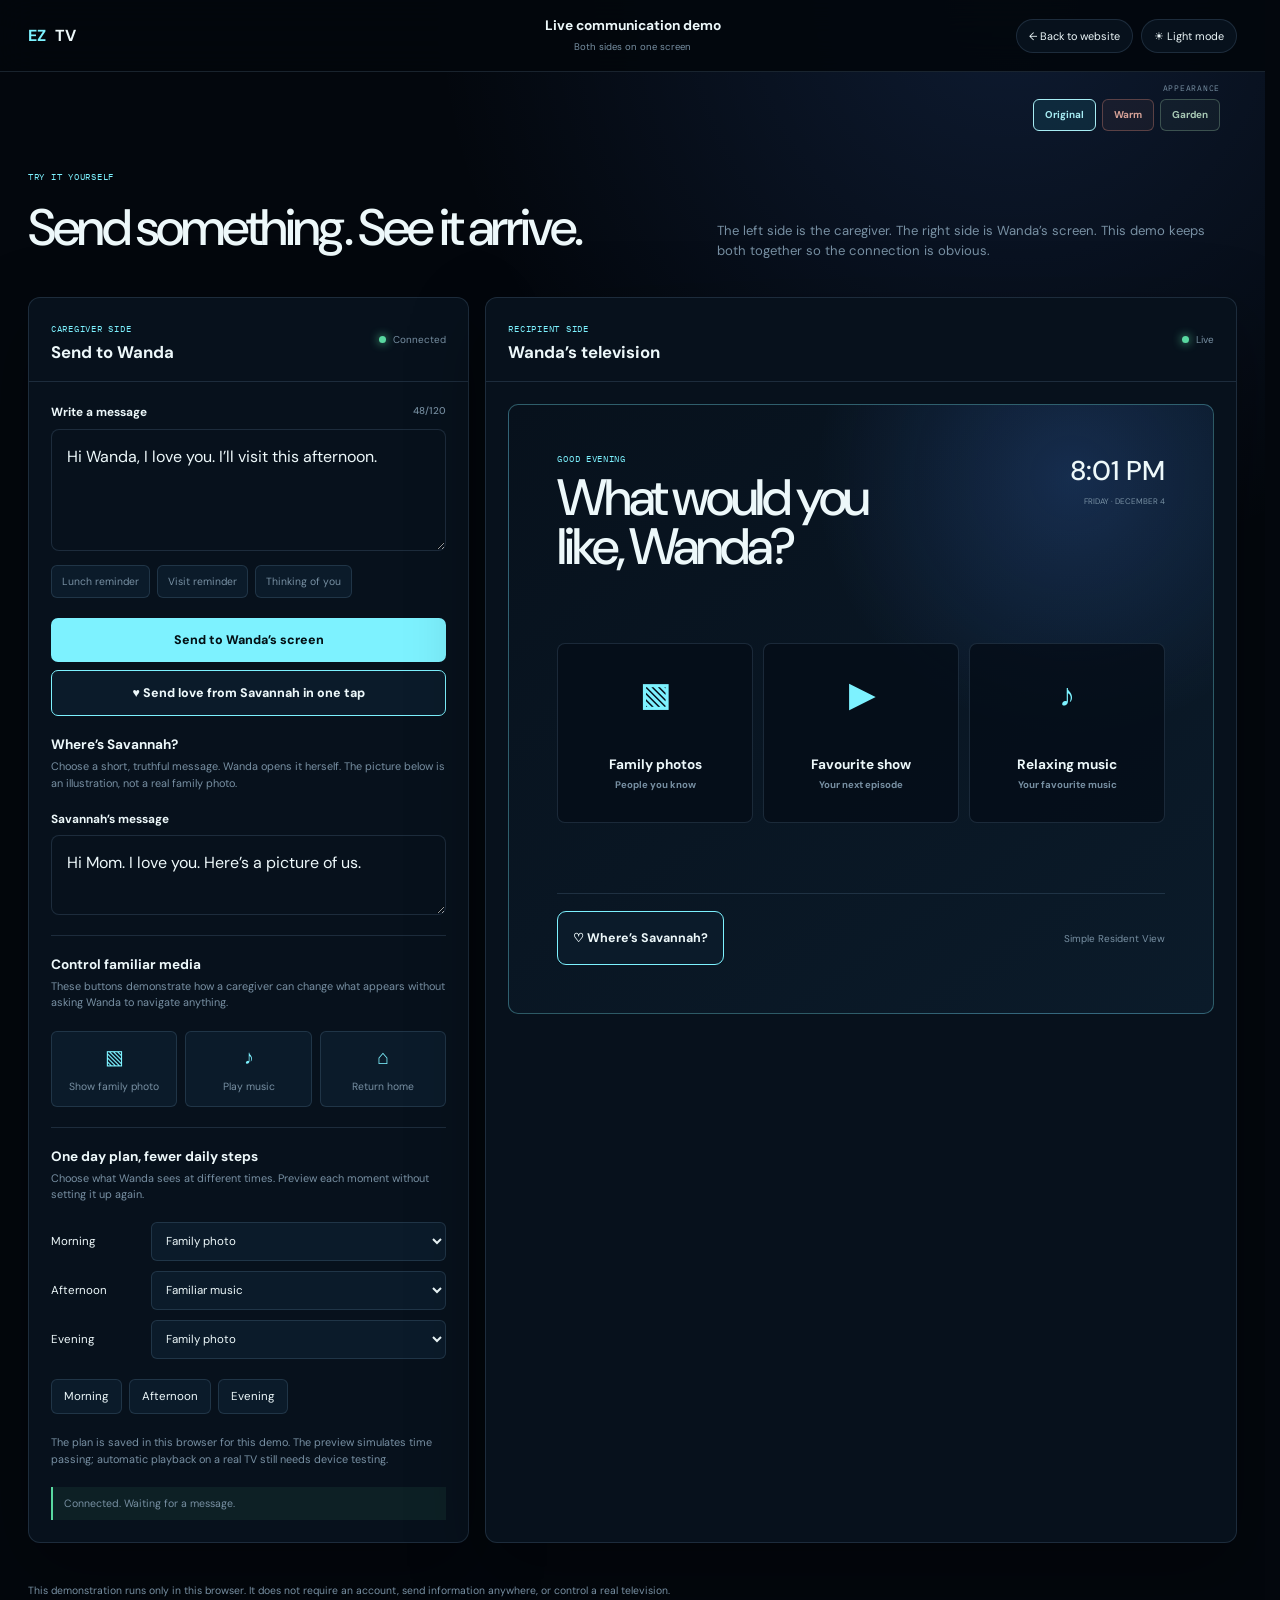
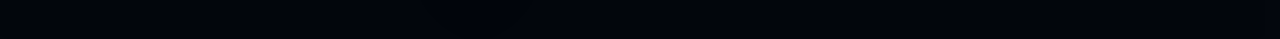
<file: demo.html>
<!doctype html>
<html lang="en">
<head>
  <meta charset="utf-8">
  <meta name="viewport" content="width=device-width, initial-scale=1">
  <meta name="description" content="Try the EZ-TV caregiver and recipient experience on one screen.">
  <title>EZ-TV Live Demo</title>
  <link rel="preconnect" href="https://fonts.googleapis.com">
  <link rel="preconnect" href="https://fonts.gstatic.com" crossorigin>
  <link href="https://fonts.googleapis.com/css2?family=DM+Sans:wght@400;500;600;700&family=IBM+Plex+Mono:wght@400;500&display=swap" rel="stylesheet">
  <style>
    :root{color-scheme:dark;--bg:#03070d;--panel:#07111c;--panel-2:#0b1b2a;--text:#edf8fa;--muted:#7890a3;--line:rgba(145,188,224,.16);--aqua:#7df2ff;--green:#59d8a0;--violet:#9c82ff;--shadow:0 26px 75px rgba(0,0,0,.34);font-family:"DM Sans",sans-serif}
    *{box-sizing:border-box}body{margin:0;background:radial-gradient(circle at 80% 0,rgba(75,140,255,.15),transparent 30%),var(--bg);color:var(--text);min-height:100vh}button,textarea,select{font:inherit}button,a{cursor:pointer}.mono{font-family:"IBM Plex Mono",monospace;letter-spacing:.08em;text-transform:uppercase}.topbar{min-height:72px;border-bottom:1px solid var(--line);background:rgba(3,7,13,.88);display:grid;grid-template-columns:1fr auto 1fr;align-items:center;padding:14px 28px;position:sticky;top:0;z-index:20;backdrop-filter:blur(18px)}.brand{display:flex;gap:9px;align-items:center;color:var(--text);text-decoration:none;font-weight:700}.brand span{color:var(--aqua)}.demo-title{text-align:center}.demo-title b{display:block;font-size:.86rem}.demo-title small{color:var(--muted);font-size:.6rem}.top-actions{justify-self:end;display:flex;align-items:center;gap:8px}.top-actions>a,.mode-toggle{border:1px solid var(--line);background:var(--panel);color:var(--text);padding:9px 12px;border-radius:999px;text-decoration:none;font-size:.68rem}.appearance-control{display:flex;align-items:center;gap:7px;color:var(--muted);font:600 .58rem "IBM Plex Mono",monospace}.appearance-control select{padding:8px 28px 8px 10px;border:1px solid var(--line);border-radius:999px;background:var(--panel);color:var(--text);font-size:.66rem;font-weight:700}.intro{max-width:1440px;margin:0 auto;padding:30px 28px 18px;display:flex;align-items:end;justify-content:space-between;gap:24px}.intro h1{margin:0;font-size:clamp(2rem,4vw,4.6rem);font-weight:500;letter-spacing:-.055em}.intro p{max-width:520px;color:var(--muted);line-height:1.55;margin:0;font-size:.82rem}.split-demo{max-width:1440px;margin:0 auto;padding:18px 28px 40px;display:grid;grid-template-columns:minmax(330px,.74fr) minmax(520px,1.26fr);gap:16px}.side{border:1px solid var(--line);background:var(--panel);border-radius:12px;overflow:hidden;box-shadow:var(--shadow)}.side-heading{min-height:70px;padding:18px 22px;border-bottom:1px solid var(--line);display:flex;align-items:center;justify-content:space-between;gap:16px}.side-heading span{color:var(--aqua);font-size:.58rem}.side-heading h2{font-size:1.05rem;margin:4px 0 0}.status{display:flex;align-items:center;gap:7px;color:var(--muted);font-size:.62rem}.status i{width:7px;height:7px;border-radius:50%;background:var(--green);box-shadow:0 0 10px var(--green)}.caregiver-body{padding:22px;display:grid;gap:20px}.field-label{display:flex;justify-content:space-between;gap:10px;font-size:.74rem;font-weight:700}.field-label small{color:var(--muted);font-weight:500}textarea{width:100%;min-height:122px;margin-top:9px;padding:15px;border:1px solid var(--line);border-radius:8px;resize:vertical;background:#040c15;color:var(--text);line-height:1.5}textarea:focus{outline:3px solid color-mix(in srgb,var(--aqua) 16%,transparent);border-color:var(--aqua)}.quick-row{display:flex;gap:7px;flex-wrap:wrap;margin-top:9px}.quick-row button,.action-grid button{border:1px solid var(--line);background:var(--panel-2);color:var(--muted);border-radius:6px;padding:9px 10px;font-size:.65rem}.quick-row button:hover,.quick-row button:focus-visible,.action-grid button:hover,.action-grid button:focus-visible{border-color:var(--aqua);color:var(--aqua);outline:none}.send-button{width:100%;border:0;border-radius:7px;background:var(--aqua);color:#fff;padding:14px;font-size:.78rem;font-weight:800}.send-button:hover{filter:brightness(1.06)}.divider{height:1px;background:var(--line)}.action-copy h3{font-size:.85rem;margin:0 0 5px}.action-copy p{color:var(--muted);font-size:.68rem;line-height:1.5;margin:0}.action-grid{display:grid;grid-template-columns:repeat(3,1fr);gap:8px}.action-grid button{min-height:76px;display:grid;place-items:center;gap:4px}.action-grid b{font-size:1.25rem;color:var(--aqua);font-weight:500}.activity{border-left:2px solid var(--green);padding:9px 11px;background:color-mix(in srgb,var(--green) 7%,transparent);color:var(--muted);font-size:.66rem;line-height:1.45}.recipient-side{background:var(--panel)}.tv-wrap{padding:22px}.tv-screen{position:relative;min-height:610px;border:1px solid color-mix(in srgb,var(--aqua) 32%,transparent);border-radius:10px;background:radial-gradient(circle at 80% 12%,rgba(75,140,255,.2),transparent 33%),linear-gradient(145deg,#07111c,#0b1b2a);overflow:hidden;padding:clamp(24px,4vw,48px);display:grid;grid-template-rows:auto 1fr auto}.tv-top{display:flex;justify-content:space-between;gap:20px}.tv-top p{color:var(--aqua);font-size:.55rem;margin:0 0 10px}.tv-top h2{font-size:clamp(2.25rem,4vw,4.7rem);line-height:.95;letter-spacing:-.06em;font-weight:500;margin:0}.clock{text-align:right}.clock b{display:block;font-size:1.7rem;font-weight:500}.clock small{color:var(--muted);font-size:.5rem}.resident-stage{align-self:center;min-height:290px;display:grid;align-items:center}.choice-grid{display:grid;grid-template-columns:repeat(3,1fr);gap:10px}.resident-choice{min-height:180px;border:1px solid var(--line);background:rgba(5,14,24,.84);border-radius:8px;color:var(--text);display:grid;place-items:center;text-align:center;padding:18px}.resident-choice b{display:block;color:var(--aqua);font-size:2rem;margin-bottom:14px}.resident-choice span{font-size:.85rem;font-weight:700}.resident-choice small{display:block;color:var(--muted);font-size:.6rem;margin-top:5px}.media-view{display:none;text-align:center}.media-view.active{display:grid;place-items:center}.memory-image{width:min(100%,520px);height:285px;object-fit:cover;border:1px solid var(--line);border-radius:8px;box-shadow:var(--shadow)}.media-view h3{font-size:1.45rem;margin:16px 0 5px}.media-view p{margin:0;color:var(--muted);font-size:.72rem}.music-disc{width:180px;height:180px;border-radius:50%;background:radial-gradient(circle,#07111c 0 9%,var(--aqua) 10% 12%,#101f2b 13% 30%,#172c3b 31% 34%,#0c1925 35% 100%);box-shadow:0 0 70px color-mix(in srgb,var(--aqua) 18%,transparent);animation:spin 9s linear infinite}@keyframes spin{to{transform:rotate(360deg)}}.message-card{position:absolute;left:7%;right:7%;bottom:72px;border:1px solid var(--aqua);background:rgba(4,13,22,.97);box-shadow:0 24px 90px rgba(0,0,0,.3),0 0 45px color-mix(in srgb,var(--aqua) 9%,transparent);border-radius:10px;padding:22px 62px 22px 22px;transform:translateY(24px);opacity:0;pointer-events:none;transition:.24s}.message-card.visible{transform:none;opacity:1;pointer-events:auto}.message-card small{color:var(--aqua);font-size:.52rem}.message-card p{font-size:clamp(1.05rem,2vw,1.5rem);line-height:1.4;margin:8px 0 0}.message-card button{position:absolute;right:16px;top:16px;width:34px;height:34px;border:1px solid var(--line);border-radius:50%;background:transparent;color:var(--text)}.tv-footer{display:flex;align-items:center;justify-content:space-between;gap:15px;border-top:1px solid var(--line);padding-top:17px;color:var(--muted);font-size:.62rem}.voice-dot{display:flex;align-items:center;gap:8px}.voice-dot i{width:24px;height:24px;border-radius:50%;border:1px solid var(--violet);background:rgba(156,130,255,.14)}.privacy-note{max-width:1440px;margin:0 auto 40px;padding:0 28px;color:var(--muted);font-size:.65rem;line-height:1.5}
    .light,.warm,.garden{color-scheme:light;--text:#142a35;--muted:#637c87;--green:#188b5b;--shadow:0 22px 60px rgba(55,73,81,.12)}
    .light{--bg:#f8faf7;--panel:#fff;--panel-2:#edf4f3;--line:#cbd8d9;--aqua:#087f8e;background:radial-gradient(circle at 80% 0,rgba(93,175,183,.14),transparent 32%),var(--bg)}
    .warm{--bg:#fff9f5;--panel:#fffdfb;--panel-2:#f5e8e3;--line:#ddc9c3;--aqua:#9b5144;--text:#302426;--muted:#76666a;background:radial-gradient(circle at 80% 0,rgba(190,116,97,.16),transparent 34%),var(--bg)}
    .garden{--bg:#f7f9f5;--panel:#fcfdfb;--panel-2:#e7eee8;--line:#c6d3c8;--aqua:#4f745f;--text:#243129;--muted:#657269;background:radial-gradient(circle at 80% 0,rgba(112,151,128,.15),transparent 34%),var(--bg)}
    body[data-appearance="warm"]:not(.warm){--aqua:#e7a08d;--panel:#21191b;--panel-2:#2b2022;background:radial-gradient(circle at 80% 0,rgba(183,101,86,.16),transparent 34%),#151113}
    body[data-appearance="garden"]:not(.garden){--aqua:#a8c9b5;--panel:#17221d;--panel-2:#1d2b24;background:radial-gradient(circle at 80% 0,rgba(111,151,127,.16),transparent 34%),#0d1512}
    .light .topbar,.warm .topbar,.garden .topbar{background:color-mix(in srgb,var(--bg) 92%,transparent)}
    .light textarea,.warm textarea,.garden textarea{background:var(--panel)}
    .light .tv-screen{background:radial-gradient(circle at 80% 12%,rgba(93,175,183,.17),transparent 33%),linear-gradient(145deg,#fbfdf9,#e9f2ef)}
    .warm .tv-screen{background:radial-gradient(circle at 80% 12%,rgba(226,157,111,.22),transparent 34%),linear-gradient(145deg,#fffdf8,#f4e5d7)}
    .garden .tv-screen{background:radial-gradient(circle at 80% 12%,rgba(121,177,126,.2),transparent 34%),linear-gradient(145deg,#fbfdf8,#e1ecde)}
    .light .resident-choice,.warm .resident-choice,.garden .resident-choice{background:var(--panel)}
    .light .message-card,.warm .message-card,.garden .message-card{background:var(--panel)}
    .light .music-disc,.warm .music-disc,.garden .music-disc{background:radial-gradient(circle,var(--panel) 0 9%,var(--aqua) 10% 12%,var(--panel-2) 13% 30%,var(--line) 31% 34%,var(--panel-2) 35% 100%)}
    .topbar{background:color-mix(in srgb,var(--bg) 92%,transparent)}
    textarea{background:var(--panel)}
    html{scrollbar-gutter:stable}
    .demo-appearance-row{height:68px;margin:0;padding:5px clamp(18px,3.5vw,54px);display:flex;flex-direction:column;align-items:flex-end;justify-content:center;gap:6px}
    .demo-appearance-row>span{color:var(--muted);font:.52rem "IBM Plex Mono",monospace;letter-spacing:.09em}
    .demo-appearance-row>div{display:flex;gap:6px}
    .demo-appearance-row button{min-height:32px;padding:7px 11px;border:1px solid rgba(34,168,184,.34);border-radius:6px;background:rgba(34,168,184,.055);color:#80cbd3;font-size:.62rem;font-weight:700}
    .demo-appearance-row button[data-interface-theme="warm"]{border-color:rgba(199,125,112,.38);background:rgba(199,125,112,.07);color:#d6a298}
    .demo-appearance-row button[data-interface-theme="garden"]{border-color:rgba(119,155,132,.42);background:rgba(119,155,132,.08);color:#a8c9b5}
    .demo-appearance-row button:hover,.demo-appearance-row button:focus-visible{outline:2px solid currentColor;outline-offset:2px}
    .demo-appearance-row button.active{border-color:currentColor;background:rgba(34,168,184,.13);color:#a7edf4}
    .demo-appearance-row button[data-interface-theme="warm"].active{background:rgba(199,125,112,.16);color:#e7b6ad}
    .demo-appearance-row button[data-interface-theme="garden"].active{background:rgba(119,155,132,.17);color:#bfd9c8}
    .light .demo-appearance-row button,.warm .demo-appearance-row button,.garden .demo-appearance-row button{background:#edf8f8;border-color:#9ecbd0;color:#356f76}
    .light .demo-appearance-row button[data-interface-theme="warm"],.warm .demo-appearance-row button[data-interface-theme="warm"],.garden .demo-appearance-row button[data-interface-theme="warm"]{background:#fbefec;border-color:#d8aaa1;color:#8d5147}
    .light .demo-appearance-row button[data-interface-theme="garden"],.warm .demo-appearance-row button[data-interface-theme="garden"],.garden .demo-appearance-row button[data-interface-theme="garden"]{background:#edf4ef;border-color:#abc2b2;color:#4f745f}
    .light .demo-appearance-row button.active,.warm .demo-appearance-row button.active,.garden .demo-appearance-row button.active{border-color:currentColor;box-shadow:0 3px 10px rgba(55,73,81,.08)}
    body[data-appearance="warm"]:not(.warm){--bg:#151113;--line:rgba(213,154,142,.22);--muted:#ad9692;--text:#f8f0ec}
    body[data-appearance="garden"]:not(.garden){--bg:#0d1512;--line:rgba(162,197,174,.24);--muted:#9bab9e;--text:#f1f7ef}
    body[data-appearance="warm"]:not(.warm) .tv-screen{background:radial-gradient(circle at 80% 12%,rgba(183,101,86,.18),transparent 36%),linear-gradient(145deg,#21191b,#2b2022)}
    body[data-appearance="garden"]:not(.garden) .tv-screen{background:radial-gradient(circle at 80% 12%,rgba(111,151,127,.2),transparent 36%),linear-gradient(145deg,#17221d,#1d2b24)}
    body[data-appearance="warm"]:not(.warm) .resident-choice,body[data-appearance="garden"]:not(.garden) .resident-choice{background:var(--panel)}
    body[data-appearance="warm"]:not(.warm) .message-card,body[data-appearance="garden"]:not(.garden) .message-card{background:var(--panel)}
    .send-button{color:#031015}.light .send-button,.warm .send-button,.garden .send-button{color:#fff}
    .day-plan{display:grid;gap:10px}.day-plan label{display:grid;grid-template-columns:90px 1fr;align-items:center;gap:10px;font-size:.72rem}.day-plan select{width:100%;padding:10px;border:1px solid var(--line);border-radius:6px;color:var(--text);background:var(--panel-2)}.day-preview{display:flex;gap:7px;flex-wrap:wrap}.day-preview button{border:1px solid var(--line);border-radius:6px;padding:9px 12px;background:var(--panel-2);color:var(--text);font-size:.72rem}.day-preview button:focus-visible,.day-preview button:hover{outline:2px solid var(--aqua)}.channel-note{font-size:.68rem;line-height:1.5;color:var(--muted);margin:0}.channel-badge{position:absolute;right:22px;top:16px;color:var(--aqua);font-size:.6rem}.media-view{position:relative}
    @media(max-width:980px){.topbar{grid-template-columns:1fr auto}.demo-title{display:none}.intro{display:block}.intro p{margin-top:12px}.split-demo{grid-template-columns:1fr}.tv-screen{min-height:560px}}
    @media(max-width:900px){.topbar{height:112px;min-height:112px}}
    @media(max-width:680px){.topbar{height:108px;min-height:108px}.demo-appearance-row button{padding:7px 9px}}
    @media(max-width:620px){.topbar{padding:12px 14px;gap:8px}.top-actions a{font-size:.58rem;padding:8px}.mode-toggle{font-size:.58rem;padding:8px}.intro,.split-demo,.privacy-note{padding-left:14px;padding-right:14px}.split-demo{padding-top:10px}.caregiver-body,.tv-wrap{padding:14px}.choice-grid{grid-template-columns:1fr;gap:7px}.resident-choice{min-height:82px;display:flex;justify-content:flex-start;gap:14px;text-align:left}.resident-choice b{margin:0}.tv-screen{min-height:650px;padding:22px 16px}.tv-top h2{font-size:2.2rem}.clock b{font-size:1.15rem}.action-grid{grid-template-columns:1fr}.action-grid button{min-height:58px;display:flex;justify-content:center;gap:10px}.message-card{left:16px;right:16px;bottom:70px}.memory-image{height:230px}}
    .find-button,.reply-demo,.back-demo{border:1px solid var(--aqua);background:var(--panel-2);color:var(--text);border-radius:9px;padding:12px 15px;font-weight:700}.find-button{min-height:54px}.reply-demo{min-height:58px;margin:15px auto}.back-demo{margin:10px auto;display:block}.savannah-demo{max-width:480px}.savannah-demo .memory-image{height:180px}.savannah-demo h3{margin:8px 0}.tv-footer .find-button{font-size:.78rem}.reply-note{font-size:.67rem;color:var(--muted)}
  </style>
</head>
<body>
  <header class="topbar">
    <a class="brand" href="index.html"><span>EZ</span> TV</a>
    <div class="demo-title"><b>Live communication demo</b><small>Both sides on one screen</small></div>
    <div class="top-actions"><a href="index.html">← Back to website</a><button class="mode-toggle" id="demoMode" type="button" aria-pressed="false">☀ Light mode</button></div>
  </header>

  <div class="demo-appearance-row" role="group" aria-label="Choose appearance"><span>APPEARANCE</span><div><button type="button" data-interface-theme="original" aria-pressed="true">Original</button><button type="button" data-interface-theme="warm" aria-pressed="false">Warm</button><button type="button" data-interface-theme="garden" aria-pressed="false">Garden</button></div></div>

  <section class="intro">
    <div><p class="mono" style="color:var(--aqua);font-size:.58rem;margin:0 0 10px">TRY IT YOURSELF</p><h1>Send something. See it arrive.</h1></div>
    <p>The left side is the caregiver. The right side is Wanda’s screen. This demo keeps both together so the connection is obvious.</p>
  </section>

  <main class="split-demo">
    <section class="side caregiver-side" aria-labelledby="caregiverHeading">
      <div class="side-heading"><div><span class="mono">CAREGIVER SIDE</span><h2 id="caregiverHeading">Send to Wanda</h2></div><div class="status"><i></i> Connected</div></div>
      <div class="caregiver-body">
        <div>
          <label class="field-label" for="messageInput"><span>Write a message</span><small><span id="characterCount">47</span>/120</small></label>
          <textarea id="messageInput" maxlength="120">Hi Wanda, I love you. I’ll visit this afternoon.</textarea>
          <div class="quick-row" aria-label="Quick messages"><button type="button" data-message="Lunch is at 12:30. Enjoy your afternoon, Wanda.">Lunch reminder</button><button type="button" data-message="I’ll visit this afternoon. I’m looking forward to seeing you.">Visit reminder</button><button type="button" data-message="I love you, Wanda. I’m thinking of you today. ❤️">Thinking of you</button></div>
        </div>
        <button class="send-button" id="sendMessage" type="button">Send to Wanda’s screen</button><button class="send-button" id="sendLove" type="button" style="background:var(--panel-2);color:var(--text);border:1px solid var(--aqua);margin-top:-12px">♥ Send love from Savannah in one tap</button>
        <div class="action-copy"><h3>Where’s Savannah?</h3><p>Choose a short, truthful message. Wanda opens it herself. The picture below is an illustration, not a real family photo.</p></div>
        <label class="field-label" for="savannahDemoMessage">Savannah’s message</label><textarea id="savannahDemoMessage" maxlength="180" style="min-height:74px;margin-top:-12px">Hi Mom. I love you. Here’s a picture of us.</textarea>
        <div class="divider"></div>
        <div class="action-copy"><h3>Control familiar media</h3><p>These buttons demonstrate how a caregiver can change what appears without asking Wanda to navigate anything.</p></div>
        <div class="action-grid"><button type="button" data-action="photo"><b>▧</b><span>Show family photo</span></button><button type="button" data-action="music"><b>♪</b><span>Play music</span></button><button type="button" data-action="home"><b>⌂</b><span>Return home</span></button></div>
        <div class="divider"></div>
        <div class="action-copy"><h3>One day plan, fewer daily steps</h3><p>Choose what Wanda sees at different times. Preview each moment without setting it up again.</p></div>
        <div class="day-plan" aria-label="Daily channel plan"><label>Morning<select data-day="morning"><option value="photo">Family photo</option><option value="music">Familiar music</option></select></label><label>Afternoon<select data-day="afternoon"><option value="music">Familiar music</option><option value="photo">Family photo</option></select></label><label>Evening<select data-day="evening"><option value="photo">Family photo</option><option value="music">Familiar music</option></select></label></div>
        <div class="day-preview" aria-label="Preview the daily channel"><button type="button" data-preview="morning">Morning</button><button type="button" data-preview="afternoon">Afternoon</button><button type="button" data-preview="evening">Evening</button></div>
        <p class="channel-note">The plan is saved in this browser for this demo. The preview simulates time passing; automatic playback on a real TV still needs device testing.</p>
        <div class="activity" id="activity" role="status">Connected. Waiting for a message.</div>
      </div>
    </section>

    <section class="side recipient-side" aria-labelledby="recipientHeading">
      <div class="side-heading"><div><span class="mono">RECIPIENT SIDE</span><h2 id="recipientHeading">Wanda’s television</h2></div><div class="status"><i></i> Live</div></div>
      <div class="tv-wrap">
        <div class="tv-screen">
          <div class="tv-top"><div><p class="mono">GOOD EVENING</p><h2>What would you<br>like, Wanda?</h2></div><div class="clock"><b id="clock">7:42 PM</b><small id="date">MONDAY · SEPTEMBER 21</small></div></div>
          <div class="resident-stage">
            <div class="choice-grid" id="homeView"><div class="resident-choice"><b>▧</b><span>Family photos<small>People you know</small></span></div><div class="resident-choice"><b>▶</b><span>Favourite show<small>Your next episode</small></span></div><div class="resident-choice"><b>♪</b><span>Relaxing music<small>Your favourite music</small></span></div></div>
            <div class="media-view" id="photoView"><div><span class="channel-badge mono" id="photoMoment"></span><img class="memory-image" src="assets/memories/garden-afternoon.jpg" alt="An anonymous family memory in a sunny garden"><h3>Garden afternoon</h3><p>A familiar family memory</p></div></div>
            <div class="media-view" id="musicView"><div><span class="channel-badge mono" id="musicMoment"></span><div class="music-disc" aria-hidden="true"></div><h3>Morning favourites</h3><p>Preview of a familiar playlist</p></div></div>
            <div class="media-view" id="savannahView"><div class="savannah-demo"><img class="memory-image" src="assets/memories/garden-afternoon.jpg" alt="Illustrated family scene in a garden"><h3>Savannah</h3><p id="savannahDemoText"></p><button class="reply-demo" id="replyDemoHeart" type="button">♥ A heart for Savannah</button><button class="back-demo" id="savannahDemoBack" type="button">Back to choices</button><p class="reply-note">Example picture. The paired pilot can use a family photo and a genuine voice recording.</p></div></div>
          </div>
          <div class="message-card" id="messageCard" aria-live="assertive"><small class="mono">MESSAGE FROM FAMILY</small><p id="recipientMessage"></p><button id="closeMessage" type="button" aria-label="Close message">×</button></div>
          <div class="tv-footer"><button class="find-button" id="findSavannahDemo" type="button">♡ Where’s Savannah?</button><span>Simple Resident View</span></div>
        </div>
      </div>
    </section>
  </main>
  <p class="privacy-note">This demonstration runs only in this browser. It does not require an account, send information anywhere, or control a real television.</p>

  <script>
    const body=document.body;
    const messageInput=document.querySelector("#messageInput");
    const characterCount=document.querySelector("#characterCount");
    const messageCard=document.querySelector("#messageCard");
    const recipientMessage=document.querySelector("#recipientMessage");
    const activity=document.querySelector("#activity");
    const views={home:document.querySelector("#homeView"),photo:document.querySelector("#photoView"),music:document.querySelector("#musicView"),savannah:document.querySelector("#savannahView")};

    const appearanceButtons=[...document.querySelectorAll("[data-interface-theme]")];
    const modeButton=document.querySelector("#demoMode");
    let appearance="original";
    function applyTheme(){
      const light=localStorage.getItem("eztv-theme")==="light";
      body.classList.remove("light","warm","garden");
      body.dataset.appearance=appearance;
      if(light&&appearance!=="original")body.classList.add(appearance);
      else if(light)body.classList.add("light");
      modeButton.textContent=light?"☾ Dark mode":"☀ Light mode";
      modeButton.setAttribute("aria-pressed",String(light));
      appearanceButtons.forEach(button=>{const active=button.dataset.interfaceTheme===appearance;button.classList.toggle("active",active);button.setAttribute("aria-pressed",String(active))});
      localStorage.setItem("eztv-interface-theme",appearance);
      localStorage.setItem("eztv-resident-theme",appearance);
      localStorage.setItem("eztv-dashboard-theme",appearance);
    }
    function updateCount(){characterCount.textContent=messageInput.value.length}
    function showView(name){Object.entries(views).forEach(([key,view])=>{view.classList.toggle("active",key===name);view.style.display=key===name?(key==="home"?"grid":"grid"):"none"})}
    function sendMessage(){const message=messageInput.value.trim();if(!message){messageInput.focus();activity.textContent="Write a message first.";return}recipientMessage.textContent=message;messageCard.classList.add("visible");activity.textContent="Message delivered to Wanda’s screen."}

    const savedResidentTheme=localStorage.getItem("eztv-interface-theme")||localStorage.getItem("eztv-resident-theme")||"original";
    appearance=["original","warm","garden"].includes(savedResidentTheme)?savedResidentTheme:"original";
    applyTheme();
    updateCount();
    showView("home");
    appearanceButtons.forEach(button=>button.addEventListener("click",()=>{appearance=button.dataset.interfaceTheme;applyTheme()}));
    modeButton.addEventListener("click",()=>{localStorage.setItem("eztv-theme",localStorage.getItem("eztv-theme")==="light"?"dark":"light");applyTheme()});
    messageInput.addEventListener("input",updateCount);
    document.querySelectorAll("[data-message]").forEach(button=>button.addEventListener("click",()=>{messageInput.value=button.dataset.message;updateCount();messageInput.focus()}));
    document.querySelector("#sendMessage").addEventListener("click",sendMessage);
    document.querySelector("#sendLove").addEventListener("click",()=>{messageInput.value="I love you, Wanda. I’m thinking of you today. ♥";updateCount();sendMessage()});
    document.querySelector("#findSavannahDemo").addEventListener("click",()=>{document.querySelector("#savannahDemoText").textContent=document.querySelector("#savannahDemoMessage").value.trim()||"You are loved, Wanda.";showView("savannah");activity.textContent="Wanda opened Savannah’s message."});
    document.querySelector("#replyDemoHeart").addEventListener("click",()=>{activity.textContent="♥ Wanda sent a heart to Savannah. No typing or call needed.";document.querySelector("#replyDemoHeart").textContent="♥ Heart sent"});
    document.querySelector("#savannahDemoBack").addEventListener("click",()=>showView("home"));
    document.querySelector("#closeMessage").addEventListener("click",()=>{messageCard.classList.remove("visible");activity.textContent="Wanda’s screen is ready."});
    document.querySelectorAll("[data-action]").forEach(button=>button.addEventListener("click",()=>{const action=button.dataset.action;if(action==="photo"){showView("photo");activity.textContent="Family photo is now showing on Wanda’s screen."}else if(action==="music"){showView("music");activity.textContent="Morning favourites are now playing on Wanda’s screen."}else{showView("home");activity.textContent="Wanda’s screen returned to the three familiar choices."}}));
    const dayControls=[...document.querySelectorAll("[data-day]")];
    const savedPlan=JSON.parse(localStorage.getItem("eztv-demo-day-plan")||"{}");
    dayControls.forEach(control=>{if(["photo","music"].includes(savedPlan[control.dataset.day]))control.value=savedPlan[control.dataset.day];control.addEventListener("change",()=>{localStorage.setItem("eztv-demo-day-plan",JSON.stringify(Object.fromEntries(dayControls.map(item=>[item.dataset.day,item.value]))));activity.textContent="Day plan saved in this browser. Preview a moment to see Wanda’s screen."})});
    document.querySelectorAll("[data-preview]").forEach(button=>button.addEventListener("click",()=>{const moment=button.dataset.preview;const media=document.querySelector(`[data-day="${moment}"]`).value;document.querySelectorAll("#photoMoment,#musicMoment").forEach(label=>label.textContent="");document.querySelector(`#${media}Moment`).textContent=`${moment} · daily channel`;showView(media);activity.textContent=`${moment[0].toUpperCase()+moment.slice(1)} preview: Wanda sees ${media==="photo"?"a family photo":"her familiar music"}. No daily staff action in this simulated plan.`}));
    const now=new Date();document.querySelector("#clock").textContent=now.toLocaleTimeString([], {hour:"numeric",minute:"2-digit"});document.querySelector("#date").textContent=now.toLocaleDateString([], {weekday:"long",month:"long",day:"numeric"}).toUpperCase().replace(","," ·");
  </script>
</body>
</html>
</file>
<file: styles.css>
:root{color-scheme:dark;--void:#03070d;--deep:#06101b;--panel:#091725;--line:rgba(145,188,224,.15);--line-strong:rgba(125,242,255,.38);--text:#f2f8fc;--muted:#8094a8;--aqua:#7df2ff;--violet:#9c82ff;--blue:#4b8cff;--green:#5df2b3;--sans:"DM Sans",system-ui,sans-serif;--mono:"IBM Plex Mono",monospace}
*{box-sizing:border-box}html,body{margin:0;min-height:100%;background:var(--void);color:var(--text);font-family:var(--sans)}body{min-width:320px;overflow-x:hidden}button,select,input{font:inherit}button{cursor:pointer}.app-shell{min-height:100vh;background:radial-gradient(circle at 70% 5%,rgba(49,93,180,.12),transparent 34%),var(--void)}
.system-bar{height:72px;padding:0 clamp(18px,3.5vw,54px);display:grid;grid-template-columns:1fr auto 1fr;align-items:center;border-bottom:1px solid var(--line);background:rgba(3,7,13,.82);backdrop-filter:blur(22px);position:relative;z-index:30}.logo{border:0;padding:0;background:none;color:var(--text);justify-self:start;font-size:1.15rem;font-weight:700;letter-spacing:-.05em}.logo span{color:var(--aqua)}.logo b{font-weight:700;border-left:1px solid var(--line);padding-left:8px;margin-left:7px}.view-switch{justify-self:center;display:flex;padding:4px;background:#07101a;border:1px solid var(--line);border-radius:11px}.view-option{border:0;border-radius:7px;background:transparent;color:#647a8e;padding:9px 18px;font-size:.8rem;font-weight:600}.view-option.active{color:var(--void);background:var(--aqua);box-shadow:0 0 25px rgba(125,242,255,.18)}.system-state{justify-self:end;display:flex;align-items:center;gap:8px;color:#72879a;font:.67rem var(--mono)}.connection-dot{width:7px;height:7px;border-radius:50%;background:var(--green);box-shadow:0 0 11px rgba(93,242,179,.75)}.icon-button{width:28px;height:28px;margin-left:14px;border-radius:50%;border:1px solid var(--line);background:transparent;color:#7b91a5;font:.72rem var(--mono)}
main{min-height:calc(100vh - 72px)}.overview-view,.resident-view,.caregiver-view,.facility-view,.plans-view{display:none;min-height:calc(100vh - 72px)}.active-view{display:block}.resident-view{position:relative;overflow:hidden}.ambient{position:absolute;border-radius:50%;filter:blur(100px);opacity:.17;pointer-events:none}.ambient-one{width:480px;height:480px;background:var(--blue);right:-150px;top:-150px}.ambient-two{width:340px;height:340px;background:var(--violet);left:17%;bottom:-230px}.resident-home{min-height:calc(100vh - 72px);padding:clamp(42px,6vh,76px) clamp(28px,7vw,112px) 42px;display:grid;grid-template-rows:auto 1fr auto;position:relative;z-index:2}.resident-home[hidden]{display:none!important}.welcome-row{display:flex;justify-content:space-between;align-items:flex-start;gap:40px}.context-label,.mono-label{margin:0 0 16px;color:var(--aqua);font:.68rem var(--mono);letter-spacing:.1em}.context-label{display:flex;align-items:center;gap:10px}.context-label span{width:25px;height:1px;background:var(--aqua);box-shadow:0 0 8px var(--aqua)}h1{margin:0;font-size:clamp(2.8rem,5.6vw,6.4rem);line-height:.92;letter-spacing:-.065em;font-weight:500}.clock{text-align:right;padding-top:6px}.clock strong{display:block;font-size:clamp(2rem,3.3vw,3.7rem);font-weight:400;letter-spacing:-.06em}.clock span{color:#607588;font:.62rem var(--mono);letter-spacing:.09em}
.media-choices{align-self:center;display:grid;grid-template-columns:repeat(3,1fr);gap:clamp(12px,1.5vw,24px);margin:clamp(35px,5vh,65px) 0}.media-choice{min-width:0;min-height:clamp(260px,33vh,375px);padding:21px;position:relative;overflow:hidden;text-align:left;color:var(--text);background:linear-gradient(155deg,rgba(14,30,47,.94),rgba(5,13,22,.96));border:1px solid var(--line);border-radius:6px;transition:transform .25s,border-color .25s,box-shadow .25s}.media-choice::after{content:"";position:absolute;inset:0;background:linear-gradient(115deg,transparent 48%,rgba(255,255,255,.035) 49%,transparent 50%);background-size:18px 18px;opacity:.4;pointer-events:none}.media-choice:hover,.media-choice:focus-visible{transform:translateY(-5px);border-color:var(--line-strong);box-shadow:0 25px 80px rgba(0,0,0,.4),inset 0 0 50px rgba(125,242,255,.025);outline:none}.choice-number{position:absolute;top:20px;left:21px;color:#42596d;font:.65rem var(--mono)}.choice-arrow{position:absolute;top:16px;right:19px;color:#6d8498;font-size:1.35rem}.choice-visual{position:absolute;inset:35px 15px 85px;display:flex;align-items:center;justify-content:center}.photo-stack .portrait{position:absolute;width:36%;max-width:125px;aspect-ratio:.76;border:1px solid rgba(255,255,255,.18);background:linear-gradient(140deg,#193755,#0b1726);display:grid;place-items:center;font-style:normal;box-shadow:0 18px 35px rgba(0,0,0,.35)}.portrait b{width:54px;height:54px;border-radius:50%;display:grid;place-items:center;background:rgba(125,242,255,.1);color:#8caabb;font:500 .8rem var(--mono)}.portrait-a{transform:translateX(-58%) rotate(-9deg)}.portrait-b{z-index:2;border-color:rgba(125,242,255,.4)!important}.portrait-c{transform:translateX(58%) rotate(9deg)}.tv-visual{inset:55px 45px 95px;border:1px solid rgba(75,140,255,.35);background:radial-gradient(circle,rgba(75,140,255,.22),transparent 45%),repeating-linear-gradient(0deg,rgba(125,242,255,.03),rgba(125,242,255,.03) 1px,transparent 1px,transparent 5px);box-shadow:inset 0 0 60px rgba(75,140,255,.08)}.tv-visual i{width:72px;height:72px;border-radius:50%;display:grid;place-items:center;padding-left:5px;color:var(--aqua);background:rgba(3,7,13,.5);border:1px solid rgba(125,242,255,.42);font-style:normal;font-size:1.25rem;box-shadow:0 0 35px rgba(125,242,255,.13)}.waveform{gap:7px}.waveform i{width:5px;background:#365577;border-radius:4px;box-shadow:0 0 8px rgba(75,140,255,.18)}.waveform i:nth-child(1),.waveform i:nth-child(9){height:34px}.waveform i:nth-child(2),.waveform i:nth-child(8){height:62px}.waveform i:nth-child(3),.waveform i:nth-child(7){height:94px}.waveform i:nth-child(4),.waveform i:nth-child(6){height:130px}.waveform i:nth-child(5){height:170px;background:var(--aqua);box-shadow:0 0 22px rgba(125,242,255,.45)}.choice-copy{position:absolute;left:21px;right:21px;bottom:20px;z-index:2}.choice-copy b,.choice-copy small{display:block}.choice-copy b{font-size:clamp(1.1rem,1.7vw,1.55rem);font-weight:600;letter-spacing:-.03em}.choice-copy small{margin-top:5px;color:#6d8396;font-size:.76rem}
.voice-zone{display:flex;align-items:center;justify-content:space-between;border-top:1px solid var(--line);padding-top:23px}.voice-control{display:flex;align-items:center;gap:15px;border:0;color:var(--text);background:transparent;padding:0;text-align:left}.voice-core{width:48px;height:48px;border-radius:50%;display:grid;place-items:center;border:1px solid rgba(156,130,255,.5);background:rgba(156,130,255,.08);box-shadow:0 0 25px rgba(156,130,255,.1)}.voice-core i{width:8px;height:18px;border-radius:8px;background:var(--violet);box-shadow:0 0 10px var(--violet)}.voice-control b,.voice-control small{display:block}.voice-control b{font-size:.86rem}.voice-control small{color:#697e91;margin-top:4px;font-size:.72rem}.voice-control.listening .voice-core{animation:listen 1s infinite}.help-control{border:1px solid var(--line);background:transparent;color:#9aabba;padding:11px 15px;border-radius:5px;font-size:.76rem}.help-control span{color:var(--aqua);margin-right:7px}@keyframes listen{50%{transform:scale(1.08);box-shadow:0 0 40px rgba(156,130,255,.35)}}
.player{display:none;min-height:calc(100vh - 72px);padding:35px clamp(24px,5vw,72px);position:relative;z-index:3}.player.active{display:grid;grid-template-rows:auto 1fr auto;position:absolute;inset:0}.resident-view.active-view{height:calc(100svh - 72px);min-height:0;overflow:hidden}.resident-view.active-view .resident-home,.resident-view.active-view .player{height:100%;min-height:0}.back-button{justify-self:start;align-self:start;border:1px solid var(--line);background:rgba(6,16,27,.7);color:#9badbd;padding:11px 15px;border-radius:5px}.player-content{align-self:center;justify-self:center;width:min(100%,1050px);text-align:center}.player-content .playing-label{color:var(--aqua);font:.65rem var(--mono);letter-spacing:.12em}.player-content h2{font-size:clamp(2.4rem,5vw,5.6rem);margin:13px 0 8px;letter-spacing:-.06em;font-weight:500}.player-content p{color:#6d8398}.player-photos{height:min(46vh,430px);display:flex;align-items:center;justify-content:center;margin-bottom:30px}.player-photo{position:absolute;width:min(27vw,260px);aspect-ratio:.78;border:1px solid var(--line);background:linear-gradient(145deg,#173650,#081420);display:grid;place-items:center;box-shadow:0 30px 60px rgba(0,0,0,.45)}.player-photo span{width:88px;height:88px;border-radius:50%;background:rgba(125,242,255,.09);display:grid;place-items:center;font:1.1rem var(--mono);color:#8faabd}.player-photo:nth-child(1){transform:translateX(-75%) rotate(-7deg)}.player-photo:nth-child(2){z-index:2;border-color:rgba(125,242,255,.45)}.player-photo:nth-child(3){transform:translateX(75%) rotate(7deg)}.player-show{width:min(80vw,850px);aspect-ratio:16/8;margin:0 auto 28px;display:grid;place-items:center;border:1px solid rgba(75,140,255,.4);background:radial-gradient(circle at 50% 45%,rgba(75,140,255,.25),transparent 50%),repeating-linear-gradient(0deg,rgba(125,242,255,.025),rgba(125,242,255,.025) 1px,transparent 1px,transparent 5px)}.player-show span{font:1rem var(--mono);color:var(--aqua);letter-spacing:.18em}.player-music{height:min(38vh,340px);display:flex;align-items:center;justify-content:center;gap:10px}.player-music i{width:7px;height:var(--h);background:#385879;border-radius:8px;animation:wave 1.3s ease-in-out infinite;animation-delay:var(--d)}.player-music i:nth-child(5){background:var(--aqua);box-shadow:0 0 28px rgba(125,242,255,.5)}@keyframes wave{50%{transform:scaleY(.45)}}.player-controls{align-self:end;justify-self:center;display:flex;align-items:center;gap:18px}.player-controls button{width:48px;height:48px;border-radius:50%;border:1px solid var(--line);background:rgba(6,16,27,.8);color:#9badbd}.player-controls .play-pause{width:66px;height:66px;border-color:var(--line-strong);color:var(--aqua);box-shadow:0 0 30px rgba(125,242,255,.1)}
.support-panel{display:none;position:absolute;inset:0;z-index:15;background:rgba(3,7,13,.96);backdrop-filter:blur(28px);text-align:center;padding:30px;align-items:center;justify-content:center;flex-direction:column}.support-panel.open{display:flex}.support-orb{width:150px;height:150px;border:1px solid rgba(125,242,255,.25);border-radius:50%;display:grid;place-items:center;margin-bottom:32px;box-shadow:0 0 80px rgba(75,140,255,.12)}.support-orb span{width:58px;height:58px;border-radius:50%;background:radial-gradient(circle at 35% 30%,#c4fbff,var(--blue));box-shadow:0 0 45px rgba(125,242,255,.45)}.support-panel>p:first-of-type{color:var(--aqua);font:.65rem var(--mono);letter-spacing:.13em}.support-panel h2{font-size:clamp(2.3rem,5vw,5rem);letter-spacing:-.06em;margin:12px 0}.support-copy{color:#8196a9;font-size:1.1rem}.support-panel>div:last-child{display:flex;gap:12px;margin-top:25px}.support-panel button{padding:14px 18px;border-radius:5px;font-weight:600}.support-primary{border:0;background:var(--aqua);color:#031015}.support-secondary{border:1px solid var(--line);background:transparent;color:#9aabba}
.caregiver-view.active-view{display:grid;grid-template-columns:245px 1fr;min-height:calc(100vh - 72px);background:#050b13}.care-nav{border-right:1px solid var(--line);padding:28px 18px;display:flex;flex-direction:column;background:#06101a}.profile-chip{display:flex;align-items:center;gap:11px;padding:0 10px 26px;border-bottom:1px solid var(--line)}.profile-chip>span{width:38px;height:38px;border-radius:50%;background:linear-gradient(145deg,#173f58,#0e2234);display:grid;place-items:center;color:var(--aqua);font:.7rem var(--mono);border:1px solid rgba(125,242,255,.2)}.profile-chip b,.profile-chip small{display:block}.profile-chip b{font-size:.82rem}.profile-chip small{color:#5f7488;font-size:.66rem;margin-top:3px}.care-nav nav{display:grid;gap:7px;margin-top:24px}.care-tab{border:0;border-radius:5px;background:transparent;color:#71869a;padding:12px 13px;text-align:left;font-size:.78rem}.care-tab span{display:inline-block;width:29px;color:#536a7d}.care-tab.active{background:rgba(125,242,255,.07);color:var(--aqua)}.care-tab.active span{color:var(--aqua)}.care-nav-bottom{margin-top:auto;border-top:1px solid var(--line);padding:22px 10px 0;display:flex;align-items:center;gap:10px}.care-nav-bottom b,.care-nav-bottom small{display:block}.care-nav-bottom b{font-size:.72rem}.care-nav-bottom small{color:#53687b;font-size:.6rem;margin-top:3px}.care-workspace{min-width:0;padding:clamp(30px,5vw,68px)}.care-page{display:none;max-width:1240px;margin:auto}.care-page.active-page{display:block}.workspace-heading{display:flex;align-items:flex-end;justify-content:space-between;gap:35px;margin-bottom:42px}.workspace-heading h2{font-size:clamp(2.2rem,4vw,4.25rem);letter-spacing:-.06em;margin:0 0 10px;font-weight:500}.workspace-heading>div>p:last-child{color:#71869a;margin:0}.primary-action{border:0;background:var(--aqua);color:#031015;padding:13px 17px;border-radius:5px;font-size:.76rem;font-weight:700;white-space:nowrap}.dashboard-grid{display:grid;grid-template-columns:1.25fr .75fr;gap:20px}.panel{border:1px solid var(--line);background:linear-gradient(145deg,rgba(10,25,40,.82),rgba(5,13,22,.8));border-radius:7px}.panel-heading{height:62px;padding:0 22px;display:flex;align-items:center;justify-content:space-between;border-bottom:1px solid var(--line)}.panel-heading h3{margin:0;font-size:.9rem}.panel-heading>span{color:#566b7f;font:.6rem var(--mono)}
.schedule-list{padding:0 22px}.schedule-item{display:grid;grid-template-columns:56px 22px 42px 1fr auto;align-items:center;gap:12px;min-height:112px;border-bottom:1px solid rgba(145,188,224,.09)}.schedule-item:last-child{border:0}.schedule-item time{color:#6c8297;font:1rem var(--mono)}.schedule-item time small{font-size:.52rem;margin-left:3px}.schedule-line{height:100%;position:relative}.schedule-line::before{content:"";position:absolute;left:50%;top:0;bottom:0;width:1px;background:var(--line)}.schedule-line i{position:absolute;z-index:1;left:calc(50% - 4px);top:calc(50% - 4px);width:8px;height:8px;border-radius:50%;background:#365067;border:2px solid #091522}.schedule-item.current .schedule-line i{background:var(--aqua);box-shadow:0 0 13px var(--aqua)}.schedule-icon{width:38px;height:38px;border:1px solid var(--line);background:rgba(125,242,255,.04);display:grid;place-items:center;color:#7991a5}.schedule-item b,.schedule-item small{display:block}.schedule-item b{font-size:.82rem}.schedule-item small{font-size:.67rem;color:#5f7589;margin-top:5px}.item-state{font:.55rem var(--mono);color:#53687c}.current .item-state{color:var(--aqua);padding:6px 8px;border:1px solid rgba(125,242,255,.2);border-radius:12px}.item-menu{border:0;background:transparent;color:#657a8e}.remote-panel{overflow:hidden}.live-badge{color:var(--green)!important}.live-badge i{display:inline-block;width:6px;height:6px;border-radius:50%;background:var(--green);box-shadow:0 0 9px var(--green);margin-right:6px}.mini-tv{margin:20px;min-height:245px;border:1px solid rgba(125,242,255,.22);background:radial-gradient(circle at 50% 40%,rgba(75,140,255,.15),transparent 50%),#06101a;display:flex;flex-direction:column;align-items:center;justify-content:center;text-align:center}.mini-label{color:var(--aqua);font:.52rem var(--mono);letter-spacing:.1em}.mini-photos{display:flex;margin:24px 0 18px}.mini-photos i{width:58px;height:78px;margin:0 -7px;background:linear-gradient(145deg,#173650,#0b1826);border:1px solid var(--line);display:grid;place-items:center;font:.55rem var(--mono);font-style:normal}.mini-photos i:nth-child(2){transform:translateY(-6px);z-index:1;border-color:rgba(125,242,255,.35)}.mini-tv>b{font-size:.85rem}.mini-tv>small{color:#61778b;font-size:.64rem;margin-top:5px}.remote-actions{display:grid;grid-template-columns:repeat(4,1fr);gap:8px;padding:0 20px}.remote-actions button{min-height:57px;border:1px solid var(--line);background:#07121e;color:#8aa0b4;border-radius:4px}.remote-actions button span{display:block;font-size:.55rem;margin-top:4px}.remote-actions button:hover{border-color:var(--line-strong);color:var(--aqua)}.remote-note{font-size:.62rem;color:#52687a;text-align:center;margin:15px 0 20px}
.library-filters{display:flex;gap:8px;margin-bottom:20px}.library-filters button{border:1px solid var(--line);background:transparent;color:#708599;padding:8px 14px;border-radius:20px;font-size:.69rem}.library-filters button.active{color:var(--void);background:var(--aqua);border-color:var(--aqua)}.library-grid{display:grid;grid-template-columns:repeat(2,1fr);gap:16px}.library-card{border:1px solid var(--line);background:#08131f;padding:14px;display:grid;grid-template-columns:130px 1fr auto;gap:20px;align-items:center;border-radius:6px}.library-art{height:105px;background:#0c1a29;display:flex;align-items:center;justify-content:center;overflow:hidden}.family-art span{width:43px;height:65px;margin:0 -5px;display:grid;place-items:center;background:linear-gradient(145deg,#1a3d58,#0c1928);border:1px solid var(--line);font:.52rem var(--mono)}.family-art span:nth-child(2){transform:translateY(-5px);z-index:1;border-color:rgba(125,242,255,.35)}.series-art{background:radial-gradient(circle,rgba(75,140,255,.22),transparent 55%),#07111d}.series-art span{text-align:center;color:var(--aqua);font:.75rem var(--mono);letter-spacing:.1em}.album-art,.evening-art{background:linear-gradient(145deg,#182f53,#09131f)}.evening-art{background:linear-gradient(145deg,#33265b,#0c1422)}.album-art span,.evening-art span{font-size:2rem;color:var(--aqua)}.library-card small{color:var(--aqua);font:.52rem var(--mono);letter-spacing:.08em}.library-card h3{margin:8px 0 5px;font-size:.95rem}.library-card p{margin:0;color:#5d7388;font-size:.67rem}.library-card>button{align-self:start;border:0;background:transparent;color:#5d7388}.people-grid{display:grid;grid-template-columns:repeat(3,1fr);gap:16px}.people-grid article{border:1px solid var(--line);background:#08131f;padding:25px;display:flex;align-items:center;gap:16px}.person-avatar{width:58px;height:58px;border-radius:50%;display:grid;place-items:center;font:.72rem var(--mono);border:1px solid rgba(255,255,255,.12)}.person-avatar.aqua{color:var(--aqua);background:rgba(125,242,255,.08)}.person-avatar.violet{color:#b8a8ff;background:rgba(156,130,255,.1)}.person-avatar.blue{color:#8ab7ff;background:rgba(75,140,255,.1)}.people-grid h3{margin:0 0 5px;font-size:.95rem}.people-grid p{margin:0;color:#657b8e;font-size:.68rem}
.settings-list{max-width:800px}.settings-list label,.repeat-row{display:flex;align-items:center;padding:21px 24px;border-bottom:1px solid var(--line);position:relative;cursor:pointer}.settings-list label:last-child{border:0}.settings-list b,.settings-list small,.repeat-row b,.repeat-row small{display:block}.settings-list b,.repeat-row b{font-size:.84rem}.settings-list small,.repeat-row small{color:#61778b;font-size:.67rem;margin-top:5px}.settings-list input,.repeat-row input{position:absolute;opacity:0}.settings-list i,.repeat-row i{margin-left:auto;width:42px;height:23px;border-radius:20px;background:#1b2c3d;position:relative;transition:.2s}.settings-list i::after,.repeat-row i::after{content:"";position:absolute;width:17px;height:17px;left:3px;top:3px;border-radius:50%;background:#7790a5;transition:.2s}.settings-list input:checked+i,.repeat-row input:checked+i{background:rgba(125,242,255,.22)}.settings-list input:checked+i::after,.repeat-row input:checked+i::after{left:22px;background:var(--aqua);box-shadow:0 0 10px rgba(125,242,255,.45)}
.offline-update{max-width:800px;margin-top:20px;padding:25px;display:grid;grid-template-columns:1fr auto;gap:20px;align-items:end}.offline-update h3{margin:0 0 9px;font-size:1.35rem}.offline-update p:not(.mono-label){margin:0;color:#708599;line-height:1.55;font-size:.76rem}.offline-update>small{grid-column:1/-1;color:#53687b;font-size:.62rem}.offline-actions{display:flex;gap:9px;align-items:center}.secondary-action{display:inline-flex;align-items:center;justify-content:center;border:1px solid var(--line);background:#07121e;color:#93a7b9;padding:12px 16px;border-radius:5px;font-size:.72rem;font-weight:600;white-space:nowrap;cursor:pointer}.secondary-action:hover{border-color:var(--line-strong);color:var(--aqua)}.secondary-action input{position:absolute;width:1px;height:1px;opacity:0}

.facility-view.active-view{display:grid;grid-template-columns:76px 1fr;background:#050b13}.facility-rail{border-right:1px solid var(--line);background:#06101a;padding:20px 13px;display:flex;flex-direction:column;align-items:center}.facility-mark,.facility-account{width:42px;height:42px;border-radius:8px;display:grid;place-items:center;font:.7rem var(--mono)}.facility-mark{background:var(--aqua);color:#031015;font-weight:700}.facility-rail nav{display:grid;gap:12px;margin-top:55px}.facility-rail nav button,.facility-account{border:1px solid transparent;background:transparent;color:#60778b}.facility-rail nav button{width:42px;height:42px;border-radius:7px;font-size:1rem}.facility-rail nav button:hover,.facility-rail nav button.active{background:rgba(125,242,255,.08);border-color:var(--line);color:var(--aqua)}.facility-account{margin-top:auto;border-color:var(--line);border-radius:50%}.facility-workspace{min-width:0;width:100%;max-width:1500px;margin:auto;padding:clamp(30px,4vw,62px)}.facility-heading{align-items:center}.facility-actions{display:flex;gap:10px}.facility-stats{display:grid;grid-template-columns:repeat(4,1fr);gap:14px;margin-bottom:20px}.facility-stats article{min-height:145px;border:1px solid var(--line);background:linear-gradient(145deg,rgba(10,25,40,.82),rgba(5,13,22,.8));padding:20px;border-radius:7px;display:flex;flex-direction:column}.facility-stats small{color:#5c7184;font:.58rem var(--mono);letter-spacing:.08em}.facility-stats strong{font-size:2.8rem;font-weight:500;letter-spacing:-.07em;margin:13px 0 8px}.facility-stats span{color:#687e91;font-size:.66rem}.facility-stats .healthy{color:var(--green)}.facility-stats .attention{color:#ffc575}.facility-grid{display:grid;grid-template-columns:1.5fr .5fr;gap:20px}.facility-table{padding:0 18px}.facility-row{width:100%;display:grid;grid-template-columns:1.5fr .45fr .7fr .7fr .7fr;gap:12px;align-items:center;min-height:73px;padding:0 8px;border:0;border-bottom:1px solid var(--line);background:transparent;color:#8da1b3;text-align:left;font-size:.7rem}.facility-row:not(.facility-table-head):hover{background:rgba(125,242,255,.035)}.facility-row>span:first-child{display:flex;align-items:center;gap:10px;color:var(--text)}.facility-table-head{min-height:42px;color:#4e6477;font:.56rem var(--mono);letter-spacing:.06em}.resident-initials{width:31px;height:31px;border-radius:50%;display:grid;place-items:center;font:.52rem var(--mono);font-style:normal}.resident-initials.aqua{color:var(--aqua);background:rgba(125,242,255,.08)}.resident-initials.violet{color:#b8a8ff;background:rgba(156,130,255,.1)}.resident-initials.blue{color:#8ab7ff;background:rgba(75,140,255,.1)}.resident-initials.green{color:var(--green);background:rgba(93,242,179,.08)}.status-pill{justify-self:start;padding:6px 9px;border-radius:20px;font:.54rem var(--mono)}.status-pill.online{color:var(--green);background:rgba(93,242,179,.08)}.status-pill.local{color:var(--aqua);background:rgba(125,242,255,.08)}.status-pill.update{color:#ffc575;background:rgba(255,197,117,.08)}.rhythm-total{display:flex;align-items:flex-end;gap:12px;padding:26px 22px}.rhythm-total strong{font-size:3.2rem;line-height:.8;letter-spacing:-.08em;font-weight:500}.rhythm-total span{max-width:120px;color:#687e91;font-size:.67rem}.rhythm-bars{padding:8px 22px 25px;display:grid;gap:15px}.rhythm-bars span{height:27px;position:relative;background:#07121e;border:1px solid var(--line);overflow:hidden}.rhythm-bars span::before{content:"";position:absolute;inset:0 auto 0 0;width:var(--value);background:linear-gradient(90deg,rgba(75,140,255,.28),rgba(125,242,255,.35))}.rhythm-bars b{position:relative;z-index:1;padding-left:9px;font:.56rem/25px var(--mono);color:#afc1d0}.facility-rhythm>p{border-top:1px solid var(--line);margin:0;padding:18px 22px;color:#53687b;font-size:.62rem;line-height:1.5}

.plans-view.active-view{display:block;background:radial-gradient(circle at 82% 4%,rgba(75,140,255,.15),transparent 27%),#050b13}.plans-wrap{max-width:1320px;margin:auto;padding:clamp(48px,7vw,95px) clamp(20px,5vw,70px)}.plans-intro{max-width:890px;margin-bottom:80px}.plans-intro h2{font-size:clamp(3rem,6vw,6.8rem);line-height:.92;letter-spacing:-.07em;font-weight:500;margin:0 0 25px}.plans-intro>p:last-child{max-width:650px;color:#7f94a7;font-size:1rem;line-height:1.6}.section-label{display:grid;grid-template-columns:48px 1fr;gap:18px;margin-bottom:28px}.section-label>span{color:var(--aqua);font:.65rem var(--mono);padding-top:6px}.section-label h3{margin:0 0 7px;font-size:1.35rem}.section-label p{margin:0;color:#6d8295;font-size:.76rem}.device-choice,.access-section,.service-choice,.difference-section{margin-bottom:75px}.device-options{display:grid;grid-template-columns:repeat(2,1fr);gap:16px;margin-left:66px}.device-options article,.price-card{position:relative;border:1px solid var(--line);background:linear-gradient(145deg,rgba(10,25,40,.86),rgba(5,13,22,.9));padding:28px;border-radius:7px}.featured-device{border-color:rgba(125,242,255,.36)!important;box-shadow:inset 0 0 50px rgba(125,242,255,.025)}.plan-kicker{color:var(--aqua);font:.58rem var(--mono);letter-spacing:.08em}.device-options h4,.price-card h4{font-size:1.55rem;margin:17px 0 11px}.device-options strong,.price-card strong{display:block;font-size:2.25rem;font-weight:500;letter-spacing:-.06em;margin-bottom:18px}.device-options strong small,.price-card strong small{font-size:.65rem;color:#657b8e;letter-spacing:0}.device-options p,.price-card>p{color:#7c91a4;font-size:.75rem;line-height:1.5}.device-options ul,.price-card ul{list-style:none;padding:0;margin:22px 0 0}.device-options li,.price-card li{border-top:1px solid var(--line);padding:11px 0;color:#90a4b5;font-size:.7rem}.device-options li::before,.price-card li::before{content:"✓";color:var(--green);margin-right:9px}.access-grid{display:grid;grid-template-columns:repeat(4,1fr);gap:1px;margin-left:66px;background:var(--line);border:1px solid var(--line)}.access-grid article{min-height:180px;background:#07111c;padding:23px;display:flex;flex-direction:column}.access-grid span{color:var(--aqua);font:.54rem var(--mono);letter-spacing:.07em}.access-grid b{font-size:1rem;margin:24px 0 9px}.access-grid p{margin:auto 0 0;color:#6f8497;font-size:.7rem;line-height:1.55}.pricing-grid{display:grid;grid-template-columns:repeat(3,1fr);gap:16px;margin-left:66px}.price-card{display:flex;flex-direction:column}.price-card.preferred{border-color:var(--aqua);box-shadow:0 20px 80px rgba(75,140,255,.08)}.price-card ul{margin-bottom:25px}.price-card button{margin-top:auto;border:1px solid var(--line-strong);background:transparent;color:var(--aqua);padding:12px;border-radius:4px;font-weight:700}.price-card.preferred button{background:var(--aqua);color:#031015}.price-card .annual-price{margin-top:-9px;color:var(--green);font:.62rem var(--mono)}.connectivity-note,.prototype-pricing{margin:18px 0 0 66px;color:#586e81;font-size:.67rem;line-height:1.5}.facility-plan{margin:0 0 75px 66px;border:1px solid rgba(156,130,255,.32);background:linear-gradient(120deg,rgba(75,140,255,.11),rgba(156,130,255,.1));padding:32px;display:flex;justify-content:space-between;align-items:center;gap:25px;border-radius:7px}.facility-plan h3{margin:0 0 9px;font-size:1.55rem}.facility-plan p:not(.mono-label){margin:0;color:#8498aa;font-size:.75rem}.difference-grid{display:grid;grid-template-columns:repeat(4,1fr);gap:1px;margin-left:66px;background:var(--line);border:1px solid var(--line)}.difference-grid article{background:#07111c;padding:24px}.difference-grid b{font-size:.82rem}.difference-grid p{color:#657b8e;font-size:.68rem;line-height:1.55;margin:10px 0 0}.origin-section{margin:0 0 75px 66px;border-top:1px solid var(--line);border-bottom:1px solid var(--line);padding:45px 0}.origin-section>div{display:grid;grid-template-columns:1fr 1fr;gap:clamp(35px,7vw,100px)}.origin-section h3{font-size:clamp(2rem,4vw,4.1rem);line-height:1;letter-spacing:-.06em;font-weight:500;margin:0}.origin-copy p{color:#8296a8;font-size:.84rem;line-height:1.72;margin:0 0 17px}.origin-copy p:last-child{color:var(--text);border-left:1px solid var(--aqua);padding-left:16px}.prototype-pricing{margin-top:-40px}
.overview-view.active-view{display:block;background:radial-gradient(circle at 78% 20%,rgba(75,140,255,.17),transparent 30%),radial-gradient(circle at 55% 75%,rgba(156,130,255,.1),transparent 30%),#03070d}.overview-shell{min-height:calc(100vh - 245px);max-width:1450px;margin:auto;padding:clamp(46px,7vw,100px) clamp(24px,6vw,92px);display:grid;grid-template-columns:.88fr 1.12fr;gap:clamp(45px,8vw,130px);align-items:center}.overview-copy h1{width:100%;max-width:100%;font-size:clamp(2.5rem,4.6vw,5.8rem);line-height:1.02;text-wrap:balance}.overview-lead{max-width:650px;color:#92a4b5;font-size:clamp(.9rem,1.3vw,1.12rem);line-height:1.65;margin:28px 0}.overview-actions{display:flex;gap:11px;flex-wrap:wrap}.overview-origin{margin-top:32px;color:#53687a;font:.62rem var(--mono)}.overview-map{position:relative;min-height:520px;display:grid;grid-template-rows:1fr auto 1fr;gap:15px}.overview-screen,.overview-control{border:1px solid var(--line-strong);background:linear-gradient(145deg,rgba(10,25,40,.92),rgba(5,13,22,.9));padding:27px;box-shadow:0 30px 90px rgba(0,0,0,.4)}.screen-label{color:var(--aqua);font:.56rem var(--mono);letter-spacing:.1em}.overview-screen>strong,.overview-control>strong{display:block;font-size:1.25rem;margin:15px 0 22px}.overview-screen>div{display:grid;grid-template-columns:repeat(3,1fr);gap:8px}.overview-screen i{min-height:105px;border:1px solid var(--line);background:#07121e;color:var(--aqua);display:grid;place-items:center;font-style:normal;font-size:1.55rem}.overview-screen i small{display:block;color:#8599aa;font:.6rem var(--mono);margin-top:-28px}.overview-links{display:grid;grid-template-columns:repeat(4,1fr);gap:7px}.overview-links span{border:1px solid var(--line);background:#06101a;color:#72879a;text-align:center;padding:8px 4px;font:.48rem var(--mono)}.overview-control{border-color:rgba(156,130,255,.32)}.overview-control small{display:block;color:#70869a;line-height:1.5}.overview-principles{display:grid;grid-template-columns:repeat(3,1fr);border-top:1px solid var(--line);background:#050b13}.overview-principles article{padding:27px clamp(20px,4vw,60px);border-right:1px solid var(--line)}.overview-principles article:last-child{border:0}.overview-principles span{color:var(--aqua);font:.55rem var(--mono)}.overview-principles b{display:block;font-size:.85rem;margin:12px 0 7px}.overview-principles p{color:#667b8e;font-size:.68rem;line-height:1.5;margin:0}
.modal{width:min(92vw,520px);border:1px solid var(--line-strong);border-radius:7px;padding:0;background:#07121e;color:var(--text);box-shadow:0 40px 100px rgba(0,0,0,.75)}.modal::backdrop{background:rgba(1,4,8,.78);backdrop-filter:blur(8px)}.modal form,.about-modal,.resident-modal{padding:30px}.modal-heading{display:flex;align-items:flex-start;justify-content:space-between;margin-bottom:25px}.modal-heading h2{font-size:2rem;letter-spacing:-.05em;margin:0}.modal-close{border:1px solid var(--line);background:transparent;color:#879bad;width:32px;height:32px;border-radius:50%;font-size:1.2rem}.modal form>label:not(.repeat-row){display:block;color:#7f94a7;font-size:.7rem;margin:15px 0}.modal select,.modal input[type=time]{width:100%;margin-top:7px;background:#0a1a29;color:var(--text);border:1px solid var(--line);padding:12px;border-radius:4px}.repeat-row{padding:18px 0;border-top:1px solid var(--line);border-bottom:1px solid var(--line);margin:22px 0}.modal-submit{width:100%;border:0;background:var(--aqua);color:#031015;padding:14px;border-radius:4px;font-weight:700}.about-modal>p{color:#879bad;line-height:1.65}.about-modal dl{margin:25px 0}.about-modal dl div{display:grid;grid-template-columns:130px 1fr;padding:13px 0;border-top:1px solid var(--line);font-size:.74rem}.about-modal dt{color:#5e7488}.about-modal dd{margin:0}.about-modal footer{color:#5e7488;font-size:.68rem;line-height:1.5;border-left:1px solid var(--violet);padding-left:13px}.resident-summary{display:grid;grid-template-columns:repeat(2,1fr);border:1px solid var(--line);margin-bottom:18px}.resident-summary div{padding:15px;border-right:1px solid var(--line);border-bottom:1px solid var(--line)}.resident-summary div:nth-child(2n){border-right:0}.resident-summary div:nth-last-child(-n+2){border-bottom:0}.resident-summary small,.resident-detail span{display:block;color:#61778b;font:.54rem var(--mono);letter-spacing:.08em}.resident-summary b{display:block;margin-top:8px;font-size:.8rem}.resident-detail{padding:16px 0;border-top:1px solid var(--line)}.resident-detail b{display:block;margin-top:8px;font-size:.82rem}.resident-modal-actions{display:flex;justify-content:flex-end;gap:9px;margin-top:18px}.toast{position:fixed;right:24px;bottom:24px;z-index:100;background:#c4fbff;color:#041116;padding:14px 18px;border-radius:5px;font-weight:700;font-size:.75rem;transform:translateY(80px);opacity:0;transition:.25s}.toast.show{transform:none;opacity:1}
@media(max-width:900px){.system-bar{grid-template-columns:auto 1fr}.view-switch{justify-self:end}.system-state{display:none}.resident-home{padding:40px 25px}.welcome-row{align-items:flex-end}.media-choice{min-height:300px}.caregiver-view.active-view{grid-template-columns:74px 1fr}.care-nav{padding:22px 10px}.profile-chip{padding:0 0 20px;justify-content:center}.profile-chip>div{display:none}.care-tab{font-size:0;text-align:center;padding:13px}.care-tab span{width:auto;font-size:1rem}.care-nav-bottom>div{display:none}.care-nav-bottom{justify-content:center}.dashboard-grid{grid-template-columns:1fr}.library-grid{grid-template-columns:1fr}.people-grid{grid-template-columns:1fr}}
@media(max-width:680px){.system-bar{height:auto;min-height:110px;grid-template-columns:1fr;padding:14px 16px;gap:11px}.logo{justify-self:center}.view-switch{justify-self:center}.view-option{padding:8px 14px}.resident-view,.caregiver-view,main{min-height:calc(100vh - 110px)}.resident-home{min-height:calc(100vh - 110px);padding:31px 16px 25px}.welcome-row{display:block}.clock{text-align:left;margin-top:20px}.clock strong{font-size:1.6rem}.media-choices{grid-template-columns:1fr;margin:27px 0}.media-choice{min-height:136px}.choice-visual{inset:15px 38% 15px 28%}.photo-stack .portrait{width:42px}.portrait b{width:27px;height:27px;font-size:.45rem}.tv-visual{inset:22px 43% 22px 28%}.tv-visual i{width:44px;height:44px}.waveform{gap:3px}.waveform i{height:30px!important;width:3px}.choice-copy{left:57%;bottom:auto;top:50%;transform:translateY(-50%)}.choice-copy b{font-size:1rem}.choice-number{top:12px;left:12px}.choice-arrow{top:9px}.voice-zone{align-items:flex-start;gap:12px}.voice-control small{max-width:170px}.help-control{padding:10px}.player{min-height:calc(100vh - 110px);padding:22px 16px}.player-photos{height:320px}.player-photo{width:38vw}.support-panel>div:last-child{flex-direction:column}.caregiver-view.active-view{display:block}.care-nav{padding:10px;border-right:0;border-bottom:1px solid var(--line);flex-direction:row;align-items:center;overflow-x:auto}.profile-chip,.care-nav-bottom{display:none}.care-nav nav{display:flex;margin:0}.care-tab{font-size:.65rem;white-space:nowrap}.care-tab span{font-size:.8rem;margin-right:5px}.care-workspace{padding:28px 16px}.workspace-heading{display:block}.primary-action{margin-top:22px}.schedule-list{padding:0 12px}.schedule-item{grid-template-columns:48px 15px 34px 1fr}.schedule-item .item-state,.item-menu{display:none}.library-card{grid-template-columns:96px 1fr auto;gap:12px}.library-art{height:82px}.people-grid{grid-template-columns:1fr}}
@media(max-width:1050px){.facility-stats{grid-template-columns:repeat(2,1fr)}.facility-grid{grid-template-columns:1fr}.access-grid,.difference-grid{grid-template-columns:repeat(2,1fr)}}
@media(max-width:900px){.offline-update{grid-template-columns:1fr}.offline-update>small{grid-column:auto}.facility-view.active-view{grid-template-columns:58px 1fr}.facility-workspace{padding:32px 20px}.facility-stats{grid-template-columns:repeat(2,1fr)}.device-options,.access-grid,.pricing-grid,.difference-grid,.facility-plan,.origin-section,.connectivity-note,.prototype-pricing{margin-left:0}.pricing-grid{grid-template-columns:1fr}.difference-grid{grid-template-columns:repeat(2,1fr)}.origin-section>div{grid-template-columns:1fr}}
@media(max-width:680px){.view-switch{width:100%;overflow-x:auto}.view-option{flex:1;padding:8px 9px;font-size:.63rem;white-space:nowrap}.resident-view,.caregiver-view,.facility-view,.plans-view,main{min-height:calc(100vh - 110px)}.resident-view.active-view{height:calc(100svh - 110px);min-height:0;overflow:hidden}.resident-home{height:100%;min-height:0;padding:18px 14px 14px;overflow:hidden}.welcome-row{display:flex;align-items:center;gap:12px}.welcome-row h1{font-size:1.9rem}.context-label{margin-bottom:8px}.clock{margin:0 0 0 auto;text-align:right}.clock strong{font-size:1.3rem}.clock span{font-size:.45rem}.media-choices{min-height:0;grid-template-columns:1fr;grid-template-rows:repeat(3,minmax(0,1fr));gap:8px;margin:12px 0}.media-choice{min-height:0;height:auto;padding:10px}.choice-visual{inset:8px 42% 8px 25%}.tv-visual{inset:12px 45% 12px 25%}.choice-copy{left:58%}.voice-zone{align-items:center}.voice-control small{display:none}.help-control{padding:9px}.player{height:100%;min-height:0;padding:15px 14px}.player-photos{height:min(25vh,190px);margin-bottom:12px}.player-photo{width:min(32vw,140px)}.player-content h2{font-size:2.2rem;margin:8px 0 4px}.player-show{margin-bottom:12px}.player-music{height:min(24vh,180px)}.offline-actions,.facility-actions{align-items:stretch;flex-direction:column}.offline-actions .primary-action,.facility-actions .primary-action{margin-top:0}.facility-view.active-view{display:block}.facility-rail{display:none}.facility-heading{display:block}.facility-actions{margin-top:20px}.facility-stats{grid-template-columns:1fr 1fr}.facility-stats article{min-height:125px;padding:15px}.facility-stats strong{font-size:2.2rem}.facility-table{overflow-x:auto}.facility-row{min-width:650px}.plans-wrap{padding:45px 16px}.plans-intro{margin-bottom:55px}.plans-intro h2{font-size:3rem}.section-label{grid-template-columns:34px 1fr}.device-options,.access-grid{grid-template-columns:1fr}.difference-grid{grid-template-columns:1fr}.facility-plan{display:block;padding:24px}.facility-plan .primary-action{margin-top:20px}.prototype-pricing{margin-top:-35px}}
@media(max-width:900px){.overview-shell{grid-template-columns:1fr}.overview-map{min-height:460px}.overview-principles{grid-template-columns:1fr}.overview-principles article{border-right:0;border-bottom:1px solid var(--line)}}
@media(max-width:680px){.overview-view,.resident-view,.caregiver-view,.facility-view,.plans-view,main{min-height:calc(100vh - 110px)}.overview-shell{padding:42px 16px;gap:45px}.overview-copy h1{font-size:clamp(2rem,6vw,2.5rem);line-height:1.05;width:100%;max-width:100%;text-wrap:balance}.overview-actions{display:grid}.overview-actions .primary-action{margin-top:0}.overview-map{min-height:410px}.overview-screen,.overview-control{padding:20px}.overview-screen i{min-height:82px}.overview-links{grid-template-columns:repeat(2,1fr)}.resident-modal-actions{display:grid}.resident-modal-actions .primary-action{margin-top:0}}
@media(prefers-reduced-motion:reduce){*{scroll-behavior:auto!important;animation:none!important;transition:none!important}}
.section-label{display:block}
.resident-home{grid-template-rows:auto minmax(0,1fr) auto}
.resident-main{min-height:0;display:grid;grid-template-columns:minmax(230px,28%) minmax(0,1fr);gap:18px;margin:22px 0}
.resident-main .media-choices{min-height:0;display:grid;grid-template-columns:1fr;grid-template-rows:repeat(3,minmax(0,1fr));gap:10px;margin:0}
.resident-main .media-choice{min-height:0;height:auto;padding:12px}
.resident-main .media-choice.active{border-color:var(--aqua);background:linear-gradient(145deg,rgba(18,48,65,.96),rgba(7,19,31,.96));box-shadow:inset 0 0 35px rgba(125,242,255,.06)}
.resident-main .choice-visual{inset:10px 60% 10px 6px}
.resident-main .photo-stack .portrait{width:38px}
.resident-main .photo-stack .portrait b{width:25px;height:25px;font-size:.42rem}
.resident-main .tv-visual{inset:13px 63% 13px 8px}
.resident-main .tv-visual i{width:42px;height:42px;font-size:.82rem}
.resident-main .waveform{gap:3px}
.resident-main .waveform i{width:3px;height:38px!important}
.resident-main .choice-copy{left:46%;right:10px;bottom:auto;top:50%;transform:translateY(-50%)}
.resident-main .choice-copy b{font-size:clamp(.85rem,1.2vw,1.1rem)}
.resident-main .choice-copy small{font-size:.62rem}
.resident-main .player.active{position:relative;inset:auto;min-height:0;height:auto;padding:18px 24px;display:grid;grid-template-rows:minmax(0,1fr) auto;border:1px solid var(--line);border-radius:6px;background:linear-gradient(145deg,rgba(9,24,38,.94),rgba(4,11,19,.96))}
.resident-main .player-content{min-height:0;overflow:hidden}
.resident-main .player-content h2{font-size:clamp(1.7rem,3.4vw,3.8rem);margin:7px 0 3px}
.resident-main .player-content p{margin:0}
.resident-main .player-photos{height:min(27vh,250px);margin-bottom:8px}
.resident-main .player-photo{width:min(16vw,155px)}
.resident-main .player-photo span{width:58px;height:58px;font-size:.75rem}
.resident-main .player-show{width:min(52vw,610px);height:min(26vh,245px);margin:0 auto 10px}
.resident-main .player-music{height:min(24vh,220px)}
.resident-main .player-music i{max-height:180px}
.resident-main .player-controls{margin-top:8px}
.library-card[hidden],.library-details[hidden]{display:none!important}
.library-status{margin:0 0 15px;color:#607689;font:.62rem var(--mono)}
.library-card .library-open{align-self:center;border:1px solid var(--line-strong);border-radius:4px;padding:8px 10px;color:var(--aqua);font-size:.65rem}
.library-card .library-open:hover,.library-card .library-open:focus-visible{background:var(--aqua);color:var(--void)}
.library-details{margin-top:18px;padding:22px;display:flex;align-items:center;justify-content:space-between;gap:25px}
.library-details h3{margin:0 0 6px;font-size:1.25rem}
.library-details p{margin:5px 0;color:#70869a;font-size:.72rem;line-height:1.5}
.library-details .mono-label{color:var(--aqua);font-size:.56rem}
@media(max-width:680px){.resident-main{grid-template-columns:1fr;grid-template-rows:auto minmax(0,1fr);gap:8px;margin:10px 0}.resident-main .media-choices{grid-template-columns:repeat(3,1fr);grid-template-rows:1fr;gap:6px}.resident-main .media-choice{min-height:48px}.resident-main .choice-visual{display:none}.resident-main .choice-copy{position:static;transform:none;text-align:center}.resident-main .choice-copy small{display:none}.resident-main .player.active{padding:10px 12px}.resident-main .player-photos{height:min(18vh,145px)}.resident-main .player-photo{width:min(23vw,95px)}.resident-main .player-show{width:100%;height:min(18vh,145px)}.resident-main .player-music{height:min(16vh,125px)}.resident-main .player-controls button{width:38px;height:38px}.resident-main .player-controls .play-pause{width:48px;height:48px}.library-details{align-items:stretch;flex-direction:column}.library-details .primary-action{width:100%;margin-top:0}}
@media(min-width:681px){.resident-main{grid-template-columns:clamp(175px,19vw,220px) minmax(0,1fr)}.resident-main .media-choices{align-self:stretch;height:100%}.resident-main .media-choice{min-height:120px}.resident-main .choice-visual,.resident-main .tv-visual{inset:12px 12px 56px}.resident-main .choice-copy{left:10px;right:10px;top:auto;bottom:11px;transform:none;text-align:center}.resident-main .choice-copy b{font-size:1rem}.resident-main .choice-copy small{font-size:.58rem}.resident-main .photo-stack .portrait{width:31%;max-width:58px}.resident-main .waveform{gap:5px}.resident-main .waveform i{width:4px;height:52px!important}}

/* Resident View: one clear decision at a time. */
.resident-view.active-view .resident-home{padding:clamp(26px,4vh,48px) clamp(24px,5vw,72px) 28px}
.resident-view .welcome-row h1{font-size:clamp(2.8rem,5vw,5.6rem);line-height:.96}
.resident-main{display:block;margin:clamp(20px,3vh,34px) 0;min-height:0}
.resident-main .media-choices{height:100%;display:grid;grid-template-columns:repeat(3,minmax(0,1fr));grid-template-rows:1fr;gap:clamp(14px,2vw,28px);margin:0}
.resident-main .media-choice{min-height:260px;border-radius:22px;padding:24px;background:linear-gradient(145deg,#10283b,#091723);box-shadow:0 18px 45px rgba(0,0,0,.22)}
.resident-main .media-choice:hover,.resident-main .media-choice:focus-visible{transform:translateY(-3px);border-color:var(--aqua);box-shadow:0 20px 55px rgba(0,0,0,.28),0 0 0 3px rgba(125,242,255,.12)}
.resident-main .choice-visual,.resident-main .tv-visual{inset:24px 24px 92px}
.resident-main .choice-copy{left:24px;right:24px;top:auto;bottom:24px;transform:none;text-align:center}
.resident-main .choice-copy b{font-size:clamp(1.25rem,1.8vw,1.8rem)}
.resident-main .choice-copy small{font-size:.82rem;margin-top:7px;color:#9cb0c0}
.resident-main .photo-stack .portrait{width:31%;max-width:112px}
.resident-main .photo-stack .portrait b{width:48px;height:48px;font-size:.75rem}
.resident-main .tv-visual i{width:82px;height:82px;font-size:1.55rem;background:rgba(125,242,255,.1)}
.resident-main .waveform{gap:8px}
.resident-main .waveform i{width:7px;height:clamp(45px,10vh,105px)!important}
.resident-main .player{display:none}
.resident-main.playing .media-choices{display:none}
.resident-main.playing .player.active{position:relative;inset:auto;height:100%;min-height:0;padding:18px 24px;display:grid;grid-template-rows:auto minmax(0,1fr) auto;border:1px solid var(--line);border-radius:22px;background:linear-gradient(145deg,#10283b,#07131f);overflow:hidden}
.resident-back{justify-self:start;border:0;border-radius:12px;background:rgba(255,255,255,.08);color:#dce8ef;padding:12px 18px;font-size:.9rem}
.resident-main.playing .player-content{min-height:0;align-self:center;overflow:hidden}
.resident-main.playing .player-photos{height:min(28vh,250px);margin-bottom:10px}
.resident-main.playing .player-show{height:min(28vh,250px);margin-bottom:10px}
.resident-main.playing .player-music{height:min(25vh,220px)}
.resident-main.playing .player-controls{position:static;margin-top:10px;padding:0}

@media(max-width:800px){
  .resident-view.active-view .resident-home{padding:20px 18px 16px}
  .resident-view .welcome-row h1{font-size:2.35rem}
  .resident-main .media-choices{gap:10px}
  .resident-main .media-choice{min-height:200px;border-radius:18px;padding:14px}
  .resident-main .choice-visual,.resident-main .tv-visual{inset:16px 16px 76px}
  .resident-main .choice-copy{left:10px;right:10px;bottom:18px}
  .resident-main .choice-copy b{font-size:1.05rem}
  .resident-main .choice-copy small{display:none}
}

.system-state{display:flex;align-items:center;justify-content:flex-end;gap:12px}
.connection-status{display:flex;align-items:center;gap:8px}
.theme-toggle{border:1px solid var(--line);border-radius:999px;background:transparent;color:var(--muted);padding:8px 12px;font-size:.68rem;font-weight:700;white-space:nowrap}
.theme-toggle:hover,.theme-toggle:focus-visible{border-color:var(--line-strong);color:var(--text);outline:none}

body.light-mode{color-scheme:light;--void:#f4f1ea;--deep:#fbfaf7;--panel:#fff;--line:rgba(47,78,98,.17);--line-strong:rgba(22,125,139,.42);--text:#182833;--muted:#617684;--aqua:#087f8e;--violet:#6552a8;--blue:#2d67ad;--green:#24785a;background:#f4f1ea;color:var(--text)}
.light-mode .app-shell,.light-mode .overview-view.active-view,.light-mode .resident-view.active-view,.light-mode .caregiver-view.active-view,.light-mode .facility-view.active-view,.light-mode .plans-view.active-view{background:linear-gradient(145deg,#faf8f3,#edf5f5)}
.light-mode .system-bar{background:rgba(250,248,243,.95);box-shadow:0 3px 20px rgba(48,65,72,.07)}
.light-mode .view-switch{background:#e9eeee}
.light-mode .view-option{color:#667985}
.light-mode .view-option.active{background:#087f8e;color:#fff;box-shadow:none}
.light-mode .system-state,.light-mode .theme-toggle,.light-mode .icon-button{color:#536a77}
.light-mode .overview-screen,.light-mode .overview-control,.light-mode .overview-links span,.light-mode .overview-principles,.light-mode .overview-principles article{background:#fff;box-shadow:0 18px 45px rgba(61,79,87,.08)}
.light-mode .overview-screen i{background:#edf5f5}
.light-mode .resident-main .media-choice{background:linear-gradient(145deg,#fff,#eaf4f4);box-shadow:0 18px 40px rgba(59,80,88,.1)}
.light-mode .resident-main .media-choice:hover,.light-mode .resident-main .media-choice:focus-visible{box-shadow:0 20px 50px rgba(59,80,88,.14),0 0 0 3px rgba(8,127,142,.1)}
.light-mode .photo-stack .portrait,.light-mode .player-photo{background:linear-gradient(145deg,#d8eaec,#f7fbfb);box-shadow:0 16px 30px rgba(65,85,92,.12)}
.light-mode .tv-visual,.light-mode .player-show{background:radial-gradient(circle,rgba(45,103,173,.14),transparent 50%),#eef5f8}
.light-mode .resident-main.playing .player.active{background:linear-gradient(145deg,#fff,#edf5f5);box-shadow:0 20px 55px rgba(59,80,88,.1)}
.light-mode .resident-back,.light-mode .player-controls button{background:#e2eeee;color:#27414e}
.light-mode .care-nav,.light-mode .panel,.light-mode .setup-card,.light-mode .library-card,.light-mode .people-grid article,.light-mode .facility-rail,.light-mode .facility-stat,.light-mode .facility-table,.light-mode .facility-plan,.light-mode .device-options article,.light-mode .price-card,.light-mode .difference-grid article,.light-mode .access-grid article{background:#fff;color:var(--text);box-shadow:0 14px 35px rgba(55,73,81,.07)}
.light-mode .care-workspace,.light-mode .facility-workspace,.light-mode .plans-wrap{background:transparent}
.light-mode .care-tab{color:#607581}
.light-mode .care-tab.active{background:#dff0f0;color:#086f7b}
.light-mode .mini-tv,.light-mode .library-art,.light-mode .remote-actions button,.light-mode .schedule-icon{background:#eaf2f3;color:#31505f}
.light-mode .facility-row{background:#fff}
.light-mode .facility-row:hover{background:#edf6f6}
.light-mode .facility-stats article{background:#fff;color:var(--text);border-color:#c9d7da;box-shadow:0 14px 35px rgba(55,73,81,.07)}
.light-mode .facility-stats small,.light-mode .facility-stats span{color:#5b727d}
.light-mode .facility-stats strong{color:#18313c}
.light-mode .facility-stats .healthy{color:#24785a}
.light-mode .facility-stats .attention{color:#9a5f12}
.light-mode .rhythm-bars span{background:#edf3f3}
.light-mode .rhythm-bars b{color:#294653}
.light-mode .modal{background:#fff;color:var(--text);box-shadow:0 35px 90px rgba(40,54,60,.25)}
.light-mode .modal::backdrop{background:rgba(45,55,60,.38)}
.light-mode .modal select,.light-mode .modal input[type=time]{background:#f5f7f6;color:var(--text)}
.light-mode .support-panel{background:rgba(246,244,238,.98);color:var(--text)}
.light-mode .toast{background:#087f8e;color:#fff}
.light-mode .secondary-action,.light-mode .theme-toggle,.light-mode .icon-button,.light-mode .help-control,.light-mode .support-secondary,.light-mode .resident-back,.light-mode .player-controls button,.light-mode .item-menu,.light-mode .library-open,.light-mode .facility-account,.light-mode [data-plan],.light-mode .modal-close{background:#fff;color:#294653;border-color:#b9ccd0;box-shadow:0 4px 14px rgba(48,72,80,.07)}
.light-mode .voice-control{color:#294653}
.light-mode .voice-core{background:#f0ebff;border-color:#9784cf;box-shadow:none}
.light-mode .care-tab:not(.active),.light-mode .library-filters button:not(.active),.light-mode .facility-rail button:not(.active){background:#f5f7f5;color:#536d79;border-color:#c8d5d8}
.light-mode .primary-action,.light-mode .support-primary,.light-mode .modal-submit,.light-mode .price-card button,.light-mode .library-filters button.active,.light-mode .facility-rail button.active{background:#087f8e;color:#fff;border-color:#087f8e;box-shadow:none}
.light-mode .player-controls .play-pause{background:#dff1f1;color:#08717e;border-color:#78aeb4}
.light-mode .facility-row{color:#203640;border-color:#c9d7da}
.light-mode .facility-row .status-ready,.light-mode .facility-row .status-local,.light-mode .facility-row .status-update{background:#edf6f3;color:#24624c}
h1,h2,h3,h4{letter-spacing:-.035em}

@media(max-width:900px){.system-state{display:flex}.connection-status{display:none}}
@media(max-width:680px){.system-state{justify-self:center}.theme-toggle{padding:7px 11px}.icon-button{display:none}}

@media(max-height:950px) and (min-width:681px){
  .resident-view.active-view .resident-home{padding-top:18px;padding-bottom:14px}
  .resident-view .welcome-row h1{font-size:clamp(2.65rem,4.1vw,4.4rem)}
  .resident-main{margin:12px 0}
  .resident-main.playing .player.active{padding:12px 20px}
  .resident-main.playing .player-content{display:flex;flex-direction:column;align-items:center;justify-content:center}
  .resident-main.playing .player-photos{height:min(15vh,135px);margin-bottom:2px}
  .resident-main.playing .player-photo{width:min(10vw,105px)}
  .resident-main.playing .player-photo span{width:42px;height:42px;font-size:.68rem}
  .resident-main.playing .player-show{height:min(18vh,165px);margin-bottom:2px}
  .resident-main.playing .player-music{height:min(17vh,145px)}
  .resident-main.playing .player-content h2{font-size:clamp(1.65rem,2.5vw,2.7rem);margin:3px 0 1px}
  .resident-main.playing .player-content p{margin:0}
  .resident-main.playing .player-controls{margin-top:3px}
  .resident-main.playing .player-controls button{width:42px;height:42px}
  .resident-main.playing .player-controls .play-pause{width:56px;height:56px}
}

@media(max-width:560px){
  .resident-view .welcome-row h1{font-size:1.9rem}
  .resident-main .media-choices{grid-template-columns:1fr;grid-template-rows:repeat(3,minmax(0,1fr));gap:8px}
  .resident-main .media-choice{min-height:0;border-radius:15px}
  .resident-main .choice-visual{inset:8px 62% 8px 8px;display:flex}
  .resident-main .tv-visual{inset:8px 65% 8px 8px;display:flex}
  .resident-main .choice-copy{left:40%;right:12px;top:50%;bottom:auto;transform:translateY(-50%);text-align:left}
  .resident-main .choice-copy b{font-size:1.05rem}
  .resident-main .photo-stack .portrait{width:34px}
  .resident-main .photo-stack .portrait b{width:22px;height:22px;font-size:.38rem}
  .resident-main .tv-visual i{width:44px;height:44px;font-size:.9rem}
  .resident-main .waveform{gap:3px}
  .resident-main .waveform i{width:3px;height:34px!important}
  .resident-main.playing .player.active{padding:10px 12px;border-radius:15px}
  .resident-back{padding:9px 12px;font-size:.76rem}
}


/* Connected overview controls and privacy-safe demo media */
.system-bar{column-gap:24px}
.system-state{padding-left:18px}
.overview-screen button{min-height:105px;border:1px solid var(--line);background:#07121e;color:var(--aqua);display:grid;place-items:center;font-style:normal;font-size:1.55rem;cursor:pointer}
.overview-screen button small{display:block;color:#8599aa;font:.6rem var(--mono);margin-top:-28px}
.overview-screen button:hover,.overview-screen button:focus-visible,.overview-links button:hover,.overview-links button:focus-visible{border-color:var(--aqua);color:var(--aqua);outline:3px solid rgba(125,242,255,.1)}
.overview-links button{border:1px solid var(--line);background:#06101a;color:#72879a;text-align:center;padding:9px 4px;font:.48rem var(--mono);cursor:pointer}
.light-mode .overview-screen button,.light-mode .overview-links button{background:#fff;color:#294653;border-color:#c9d7da;box-shadow:0 10px 24px rgba(55,73,81,.06)}
.resident-main.playing .player.active{row-gap:8px}
.resident-main.playing .player-content{max-height:100%}
.resident-main.playing .player-controls{position:relative;z-index:4;flex:0 0 auto}
.resident-main.playing .player-photos{position:relative;margin-bottom:18px}
.memory-card{overflow:hidden;align-content:center;gap:10px;padding:12px;text-align:center;background:linear-gradient(155deg,#274d5a,#d1b982)}
.memory-card span{background:rgba(255,255,255,.72);color:#38525a}
.memory-card small{display:block;position:absolute;left:8px;right:8px;bottom:8px;padding:5px;border-radius:5px;background:rgba(3,15,22,.72);color:#fff;font:600 .58rem var(--sans)}
.memory-card.birthday{background:linear-gradient(150deg,#a98099,#f0c7a4)}
.memory-card.lake{background:linear-gradient(150deg,#7bb8c7,#e9d49e)}
.demo-show{aspect-ratio:auto!important;min-height:110px;display:flex!important;flex-direction:column;gap:8px;padding:14px;overflow:hidden}
.demo-show .show-landscape{position:relative;width:min(88%,430px);height:min(70%,130px);border-radius:10px;overflow:hidden;background:linear-gradient(#8fc9d6 0 50%,#4f91a7 50% 70%,#d7b87c 70%)}
.demo-show .show-landscape i{position:absolute;width:45px;height:45px;border-radius:50%;right:12%;top:12%;background:#ffe18b}
.demo-show .show-landscape b{position:absolute;width:38%;height:42%;left:14%;bottom:0;background:#eee0c3;clip-path:polygon(50% 0,100% 38%,88% 38%,88% 100%,12% 100%,12% 38%,0 38%)}
.demo-show.garden-show .show-landscape{background:linear-gradient(#a9d9d0 0 58%,#75a86a 58%)}
.demo-show.matinee .show-landscape{background:linear-gradient(145deg,#9b8ab5,#483b63)}
.demo-show>small{color:var(--aqua);font:.54rem var(--mono);letter-spacing:.08em}
.demo-album{flex-direction:column;gap:8px}
.album-mark{width:58px;height:58px;border-radius:14px;display:grid;place-items:center;background:linear-gradient(145deg,#36527d,#9c82ff);color:#fff;font-size:1.6rem}
.music-bars{height:76px;display:flex;align-items:center;justify-content:center;gap:6px}
.player-music .music-bars i{height:calc(var(--h) * .32);max-height:72px}
.demo-album.piano .album-mark{background:linear-gradient(145deg,#384556,#8aa6b9)}
.demo-album.kitchen .album-mark{background:linear-gradient(145deg,#8d614a,#d3a46f)}
@media(max-width:1240px) and (min-width:901px){
  .system-bar{padding-left:24px;padding-right:24px;column-gap:14px}
  .view-option{padding-left:13px;padding-right:13px}
  .system-state{padding-left:10px;gap:8px}
}
@media(max-height:950px) and (min-width:681px){
  .resident-main.playing .player-photos{margin-bottom:15px}
  .resident-main.playing .player-show{height:min(14vh,125px);min-height:100px;margin-bottom:7px}
  .resident-main.playing .player-music{height:min(14vh,125px)}
  .resident-main.playing .player-content h2{margin-top:2px}
}


/* Realistic anonymous memory images and clearer device state */
.system-state{display:grid;grid-template-columns:minmax(160px,1fr) auto auto;align-items:center;width:100%;padding-left:22px;column-gap:16px}
.connection-status{justify-self:center;justify-content:center;min-width:160px;text-align:center}
.theme-toggle{justify-self:end}
.photo-stack .portrait{overflow:hidden}
.photo-stack .portrait img,.player-photo img,.mini-photos img,.family-art img{width:100%;height:100%;display:block;object-fit:cover}
.player-photo.memory-card{display:block;padding:0;background:#10283b}
.memory-card small{z-index:2}
.mini-photos i{overflow:hidden}
.family-art{gap:0}
.family-art img{width:42%;height:78px;margin:0 -5px;border:1px solid var(--line);box-shadow:0 8px 18px rgba(0,0,0,.18)}
.family-art img:nth-child(2){z-index:2;transform:translateY(-5px);border-color:var(--line-strong)}
.library-action-note{display:block;margin-top:14px;color:#71869a;line-height:1.5;font-size:.68rem}
@media(max-width:1240px) and (min-width:901px){
  .system-state{grid-template-columns:minmax(135px,1fr) auto auto;padding-left:12px;column-gap:10px}
  .connection-status{min-width:135px}
}
@media(max-width:900px){
  .system-state{display:flex;width:auto;padding-left:0}
  .connection-status{display:none}
}


/* Resident appearance choices */
.resident-side{display:grid;justify-items:end;gap:14px}
.resident-theme-picker{display:grid;justify-items:end;gap:7px}
.resident-theme-picker>small{color:#607588;font:.52rem var(--mono);letter-spacing:.09em}
.resident-theme-picker>div{display:flex;gap:6px}
.resident-theme-picker button{border:1px solid var(--line);border-radius:999px;background:rgba(6,16,27,.72);color:#8297a9;padding:7px 10px;font-size:.62rem;font-weight:700}
.resident-theme-picker button.active{background:var(--aqua);border-color:var(--aqua);color:#071015}
.resident-view[data-resident-theme="warm"]{--aqua:#ffbf82;--line-strong:rgba(255,191,130,.5)}
.resident-view[data-resident-theme="warm"] .resident-home{background:radial-gradient(circle at 80% 15%,rgba(212,124,84,.2),transparent 34%),linear-gradient(145deg,#17100e,#251712)}
.resident-view[data-resident-theme="warm"] .media-choice,.resident-view[data-resident-theme="warm"] .player.active{background:linear-gradient(145deg,#3a251d,#19110f)}
.resident-view[data-resident-theme="warm"] .voice-core{border-color:#d89a78;background:rgba(216,154,120,.14)}
.resident-view[data-resident-theme="garden"]{--aqua:#a8e6b0;--line-strong:rgba(168,230,176,.5)}
.resident-view[data-resident-theme="garden"] .resident-home{background:radial-gradient(circle at 78% 12%,rgba(100,158,110,.2),transparent 36%),linear-gradient(145deg,#0b1712,#14251b)}
.resident-view[data-resident-theme="garden"] .media-choice,.resident-view[data-resident-theme="garden"] .player.active{background:linear-gradient(145deg,#183425,#0d1d15)}
.resident-view[data-resident-theme="garden"] .voice-core{border-color:#79b88a;background:rgba(121,184,138,.14)}
.light-mode .resident-theme-picker button{background:#fff;color:#4d6671;border-color:#bfd0d3}
.light-mode .resident-theme-picker button.active{background:#087f8e;color:#fff;border-color:#087f8e}
.light-mode .resident-view[data-resident-theme="warm"] .resident-home{background:radial-gradient(circle at 80% 15%,rgba(230,164,122,.22),transparent 34%),linear-gradient(145deg,#fffaf3,#f3e7da)}
.light-mode .resident-view[data-resident-theme="warm"] .media-choice,.light-mode .resident-view[data-resident-theme="warm"] .player.active{background:linear-gradient(145deg,#fffaf3,#f4dfcc)}
.light-mode .resident-view[data-resident-theme="garden"] .resident-home{background:radial-gradient(circle at 78% 12%,rgba(120,176,126,.2),transparent 36%),linear-gradient(145deg,#f8fbf3,#e2efdf)}
.light-mode .resident-view[data-resident-theme="garden"] .media-choice,.light-mode .resident-view[data-resident-theme="garden"] .player.active{background:linear-gradient(145deg,#fbfff8,#dfedde)}

/* Clear facility navigation */
.facility-view.active-view{grid-template-columns:180px 1fr}
.facility-rail{padding-left:14px;padding-right:14px}
.facility-rail nav{width:100%;gap:9px}
.facility-rail nav button{width:100%;height:46px;display:flex;align-items:center;gap:11px;padding:0 12px;text-align:left}
.facility-rail nav button span{width:22px;text-align:center;font-size:1rem}
.facility-rail nav button b{font-size:.7rem;font-weight:700}
.shared-memories{margin-top:20px;padding:24px;display:grid;grid-template-columns:minmax(0,1fr) minmax(320px,.8fr);gap:28px;align-items:center}
.shared-memory-copy h3{margin:0 0 10px;font-size:1.35rem}
.shared-memory-copy>p:not(.mono-label){color:#708599;line-height:1.55;font-size:.76rem;max-width:680px}
.shared-memory-status{display:flex;align-items:center;gap:12px;margin-top:20px}
.shared-memory-status>span{color:#ffc575;font:.6rem var(--mono);text-transform:uppercase}
.shared-memories.demo-active .shared-memory-status>span{color:var(--green)}
.shared-memory-preview{display:grid;grid-template-columns:repeat(3,1fr);gap:8px;opacity:.42;filter:saturate(.65);transition:.25s}
.shared-memory-preview img{width:100%;height:120px;object-fit:cover;border-radius:8px;border:1px solid var(--line)}
.shared-memories.demo-active .shared-memory-preview{opacity:1;filter:none}
.modal-intro{color:#708599;line-height:1.55;font-size:.75rem;margin:-8px 0 18px}
.modal input[type="text"]{width:100%;margin-top:7px;background:#0a1a29;color:var(--text);border:1px solid var(--line);padding:12px;border-radius:4px}
.light-mode .modal input[type="text"]{background:#f5f7f6;color:var(--text)}
@media(max-width:900px){
  .facility-view.active-view{grid-template-columns:150px 1fr}
  .facility-rail nav button{padding:0 9px}
  .shared-memories{grid-template-columns:1fr}
}
@media(max-width:680px){
  .resident-side{gap:7px}
  .resident-theme-picker>small{display:none}
  .resident-theme-picker button{padding:6px 8px;font-size:.56rem}
  .facility-view.active-view{display:block}
  .shared-memory-preview img{height:90px}
}

.memory-card:not(:nth-child(2)) small{display:none}

/* Live demo link and visual service paths */
.overview-actions{display:grid;gap:9px;max-width:420px}
.demo-action{display:flex;align-items:center;justify-content:center;width:100%;text-decoration:none;box-shadow:0 0 34px rgba(125,242,255,.14)}
.overview-secondary-actions{display:grid;grid-template-columns:1fr 1fr;gap:9px}
.overview-secondary-actions .secondary-action{width:100%}
.overview-links{grid-template-columns:repeat(2,1fr)}
.overview-links button{min-height:86px;padding:10px;display:grid;align-content:center;gap:5px;text-transform:none}
.overview-links button>strong{font:700 .62rem var(--sans);color:var(--text)}
.overview-links button>small{font:500 .48rem var(--sans);color:#61778a}
.method-flow{display:flex;align-items:center;justify-content:center;gap:5px;border:0!important;background:transparent!important;padding:0!important}
.method-flow i{min-height:0!important;border:1px solid var(--line);border-radius:3px;background:rgba(125,242,255,.04);padding:5px 6px;color:var(--aqua);font:500 .43rem var(--mono);font-style:normal}
.method-flow b{color:#536b7f;font:.65rem var(--mono)}
.light-mode .overview-links button>strong{color:#17313d}
.light-mode .overview-links button>small{color:#607581}
.light-mode .method-flow{background:transparent!important;box-shadow:none!important}
.light-mode .method-flow i{background:#eef6f6;border-color:#bfd0d3}
@media(max-width:680px){
  .overview-secondary-actions{grid-template-columns:1fr 1fr}
  .overview-links{grid-template-columns:1fr 1fr}
  .overview-links button{min-height:80px}
}


/* Caregiver colour choices */
.dashboard-theme-row{max-width:1240px;margin:0 auto 18px;display:flex;justify-content:flex-end}
.facility-workspace>.dashboard-theme-row{max-width:none}
.plans-wrap>.dashboard-theme-row{max-width:none}
.caregiver-theme-picker{display:grid;justify-items:end;gap:7px}
.caregiver-theme-picker>small{color:#607588;font:.52rem var(--mono);letter-spacing:.09em}
.caregiver-theme-picker>div{display:flex;gap:6px}
.caregiver-theme-picker button{border:1px solid var(--line);border-radius:999px;background:rgba(6,16,27,.72);color:#8297a9;padding:7px 10px;font-size:.62rem;font-weight:700}
.caregiver-theme-picker button.active{background:var(--aqua);border-color:var(--aqua);color:#071015}
.caregiver-view[data-caregiver-theme="warm"]{--aqua:#ffbf82;--line-strong:rgba(255,191,130,.5)}
.caregiver-view[data-caregiver-theme="warm"].active-view{background:#17100e}
.caregiver-view[data-caregiver-theme="warm"] .care-nav{background:#211510}
.caregiver-view[data-caregiver-theme="warm"] .care-workspace{background:radial-gradient(circle at 82% 8%,rgba(212,124,84,.17),transparent 34%),#17100e}
.caregiver-view[data-caregiver-theme="warm"] .panel,.caregiver-view[data-caregiver-theme="warm"] .setup-card,.caregiver-view[data-caregiver-theme="warm"] .library-card,.caregiver-view[data-caregiver-theme="warm"] .people-grid article{background:linear-gradient(145deg,rgba(58,37,29,.9),rgba(25,17,15,.88))}
.caregiver-view[data-caregiver-theme="garden"]{--aqua:#a8e6b0;--line-strong:rgba(168,230,176,.5)}
.caregiver-view[data-caregiver-theme="garden"].active-view{background:#0b1712}
.caregiver-view[data-caregiver-theme="garden"] .care-nav{background:#102018}
.caregiver-view[data-caregiver-theme="garden"] .care-workspace{background:radial-gradient(circle at 82% 8%,rgba(100,158,110,.16),transparent 36%),#0b1712}
.caregiver-view[data-caregiver-theme="garden"] .panel,.caregiver-view[data-caregiver-theme="garden"] .setup-card,.caregiver-view[data-caregiver-theme="garden"] .library-card,.caregiver-view[data-caregiver-theme="garden"] .people-grid article{background:linear-gradient(145deg,rgba(24,52,37,.9),rgba(13,29,21,.88))}
.light-mode .caregiver-theme-picker button{background:#fff;color:#4d6671;border-color:#bfd0d3}
.light-mode .caregiver-theme-picker button.active{background:#087f8e;color:#fff;border-color:#087f8e}
.light-mode .caregiver-view[data-caregiver-theme="warm"].active-view{background:#fffaf3}
.light-mode .caregiver-view[data-caregiver-theme="warm"] .care-nav{background:#f4e7db}
.light-mode .caregiver-view[data-caregiver-theme="warm"] .care-workspace{background:radial-gradient(circle at 82% 8%,rgba(230,164,122,.18),transparent 34%),#fffaf3}
.light-mode .caregiver-view[data-caregiver-theme="warm"] .panel,.light-mode .caregiver-view[data-caregiver-theme="warm"] .setup-card,.light-mode .caregiver-view[data-caregiver-theme="warm"] .library-card,.light-mode .caregiver-view[data-caregiver-theme="warm"] .people-grid article{background:#fffaf3}
.light-mode .caregiver-view[data-caregiver-theme="garden"].active-view{background:#f8fbf3}
.light-mode .caregiver-view[data-caregiver-theme="garden"] .care-nav{background:#e2efdf}
.light-mode .caregiver-view[data-caregiver-theme="garden"] .care-workspace{background:radial-gradient(circle at 82% 8%,rgba(120,176,126,.16),transparent 36%),#f8fbf3}
.light-mode .caregiver-view[data-caregiver-theme="garden"] .panel,.light-mode .caregiver-view[data-caregiver-theme="garden"] .setup-card,.light-mode .caregiver-view[data-caregiver-theme="garden"] .library-card,.light-mode .caregiver-view[data-caregiver-theme="garden"] .people-grid article{background:#fbfff8}
.facility-view[data-facility-theme="warm"]{--aqua:#ffbf82;--line-strong:rgba(255,191,130,.5)}
.facility-view[data-facility-theme="warm"].active-view{background:#17100e}
.facility-view[data-facility-theme="warm"] .facility-rail{background:#211510}
.facility-view[data-facility-theme="warm"] .facility-workspace{background:radial-gradient(circle at 82% 8%,rgba(212,124,84,.17),transparent 34%),#17100e}
.facility-view[data-facility-theme="warm"] .facility-stats article,.facility-view[data-facility-theme="warm"] .facility-table,.facility-view[data-facility-theme="warm"] .panel{background:linear-gradient(145deg,rgba(58,37,29,.9),rgba(25,17,15,.88))}
.facility-view[data-facility-theme="garden"]{--aqua:#a8e6b0;--line-strong:rgba(168,230,176,.5)}
.facility-view[data-facility-theme="garden"].active-view{background:#0b1712}
.facility-view[data-facility-theme="garden"] .facility-rail{background:#102018}
.facility-view[data-facility-theme="garden"] .facility-workspace{background:radial-gradient(circle at 82% 8%,rgba(100,158,110,.16),transparent 36%),#0b1712}
.facility-view[data-facility-theme="garden"] .facility-stats article,.facility-view[data-facility-theme="garden"] .facility-table,.facility-view[data-facility-theme="garden"] .panel{background:linear-gradient(145deg,rgba(24,52,37,.9),rgba(13,29,21,.88))}
.light-mode .facility-view[data-facility-theme="warm"].active-view{background:#fffaf3}
.light-mode .facility-view[data-facility-theme="warm"] .facility-rail{background:#f4e7db}
.light-mode .facility-view[data-facility-theme="warm"] .facility-workspace{background:radial-gradient(circle at 82% 8%,rgba(230,164,122,.18),transparent 34%),#fffaf3}
.light-mode .facility-view[data-facility-theme="warm"] .facility-stats article,.light-mode .facility-view[data-facility-theme="warm"] .facility-table,.light-mode .facility-view[data-facility-theme="warm"] .panel{background:#fffaf3}
.light-mode .facility-view[data-facility-theme="garden"].active-view{background:#f8fbf3}
.light-mode .facility-view[data-facility-theme="garden"] .facility-rail{background:#e2efdf}
.light-mode .facility-view[data-facility-theme="garden"] .facility-workspace{background:radial-gradient(circle at 82% 8%,rgba(120,176,126,.16),transparent 36%),#f8fbf3}
.light-mode .facility-view[data-facility-theme="garden"] .facility-stats article,.light-mode .facility-view[data-facility-theme="garden"] .facility-table,.light-mode .facility-view[data-facility-theme="garden"] .panel{background:#fbfff8}
.plans-view[data-plans-theme="warm"]{--aqua:#ffbf82;--line-strong:rgba(255,191,130,.5)}
.plans-view[data-plans-theme="warm"].active-view{background:radial-gradient(circle at 82% 4%,rgba(212,124,84,.17),transparent 30%),#17100e}
.plans-view[data-plans-theme="warm"] .device-options article,.plans-view[data-plans-theme="warm"] .price-card{background:linear-gradient(145deg,rgba(58,37,29,.9),rgba(25,17,15,.88))}
.plans-view[data-plans-theme="warm"] .access-grid article,.plans-view[data-plans-theme="warm"] .difference-grid article{background:#211510}
.plans-view[data-plans-theme="warm"] .facility-plan{background:linear-gradient(120deg,rgba(212,124,84,.16),rgba(255,191,130,.08));border-color:rgba(255,191,130,.32)}
.plans-view[data-plans-theme="garden"]{--aqua:#a8e6b0;--line-strong:rgba(168,230,176,.5)}
.plans-view[data-plans-theme="garden"].active-view{background:radial-gradient(circle at 82% 4%,rgba(100,158,110,.17),transparent 32%),#0b1712}
.plans-view[data-plans-theme="garden"] .device-options article,.plans-view[data-plans-theme="garden"] .price-card{background:linear-gradient(145deg,rgba(24,52,37,.9),rgba(13,29,21,.88))}
.plans-view[data-plans-theme="garden"] .access-grid article,.plans-view[data-plans-theme="garden"] .difference-grid article{background:#102018}
.plans-view[data-plans-theme="garden"] .facility-plan{background:linear-gradient(120deg,rgba(100,158,110,.16),rgba(168,230,176,.08));border-color:rgba(168,230,176,.32)}
.light-mode .plans-view[data-plans-theme="warm"].active-view{background:radial-gradient(circle at 82% 4%,rgba(230,164,122,.18),transparent 30%),#fffaf3}
.light-mode .plans-view[data-plans-theme="warm"] .device-options article,.light-mode .plans-view[data-plans-theme="warm"] .price-card,.light-mode .plans-view[data-plans-theme="warm"] .access-grid article,.light-mode .plans-view[data-plans-theme="warm"] .difference-grid article{background:#fffaf3}
.light-mode .plans-view[data-plans-theme="warm"] .facility-plan{background:#f8eadf}
.light-mode .plans-view[data-plans-theme="garden"].active-view{background:radial-gradient(circle at 82% 4%,rgba(120,176,126,.17),transparent 32%),#f8fbf3}
.light-mode .plans-view[data-plans-theme="garden"] .device-options article,.light-mode .plans-view[data-plans-theme="garden"] .price-card,.light-mode .plans-view[data-plans-theme="garden"] .access-grid article,.light-mode .plans-view[data-plans-theme="garden"] .difference-grid article{background:#fbfff8}
.light-mode .plans-view[data-plans-theme="garden"] .facility-plan{background:#e7f2e4}
@media(max-width:900px){
  .caregiver-theme-picker button{font-size:.6rem;padding:8px}
}
@media(max-width:680px){
  .dashboard-theme-row{margin-bottom:12px}
  .caregiver-theme-picker>small{display:none}
  .caregiver-theme-picker button{text-align:center;padding:7px 5px}
}

/* Why EZ-TV: product position, implementation path, and pilot readiness */
.difference-view{display:none;min-height:calc(100vh - 72px);background:radial-gradient(circle at 84% 3%,rgba(75,140,255,.15),transparent 28%),#050b13}
.difference-view.active-view{display:block}
.difference-wrap{max-width:1380px;margin:auto;padding:clamp(42px,6vw,88px) clamp(20px,5vw,68px) 90px}
.difference-wrap>.dashboard-theme-row{max-width:none}
.pilot-badge{display:inline-flex;align-items:center;width:max-content;margin:0 0 18px;padding:7px 10px;border:1px solid rgba(93,242,179,.3);border-radius:999px;background:rgba(93,242,179,.06);color:var(--green);font:500 .57rem var(--mono);letter-spacing:.09em}
.text-action{border:0;background:transparent;color:var(--aqua);padding:8px 0;text-align:left;font-size:.72rem;font-weight:700}
.difference-hero{display:grid;grid-template-columns:minmax(0,1.5fr) minmax(300px,.65fr);gap:clamp(35px,7vw,110px);align-items:end;padding:25px 0 90px;border-bottom:1px solid var(--line)}
.difference-hero h1{font-size:clamp(3rem,5.7vw,6.6rem)}
.difference-lead>p{margin:0 0 25px;color:#93a5b4;font-size:clamp(1rem,1.5vw,1.2rem);line-height:1.65}
.difference-lead .primary-action{margin-top:0}
.how-section,.control-section,.audience-section,.signature-section,.comparison-section,.readiness-section,.compatibility-section,.privacy-section{padding:85px 0;border-bottom:1px solid var(--line)}
.difference-heading{max-width:860px;margin-bottom:35px}
.difference-heading h2,.privacy-section h2,.pilot-section h2{margin:0;font-size:clamp(2.15rem,4vw,4.5rem);line-height:1;letter-spacing:-.055em;font-weight:500}
.difference-heading>p:last-child{max-width:680px;margin:18px 0 0;color:#768b9e;line-height:1.6}
.how-grid{display:grid;grid-template-columns:repeat(4,1fr);gap:1px;background:var(--line);border:1px solid var(--line)}
.how-grid article{min-height:285px;padding:25px;background:#07111c;display:flex;flex-direction:column}
.how-grid article>span,.readiness-grid article>span{color:var(--aqua);font:.56rem var(--mono);letter-spacing:.09em}
.how-icon{min-height:76px;margin:28px 0 20px;display:flex;align-items:center;color:var(--aqua);font:500 1.25rem var(--mono);letter-spacing:.12em}
.how-grid h3,.readiness-grid h3{font-size:1.1rem;margin:0 0 12px}
.how-grid p,.signature-grid p,.readiness-grid li,.compatibility-grid p{color:#71869a;font-size:.72rem;line-height:1.6}
.control-grid{display:grid;grid-template-columns:repeat(3,1fr);gap:12px}
.control-grid article{min-height:190px;padding:22px;display:grid;grid-template-columns:76px 1fr;gap:18px;align-items:start;border:1px solid var(--line);border-radius:7px;background:linear-gradient(145deg,rgba(10,25,40,.82),rgba(5,13,22,.9))}
.control-art{width:76px;height:76px;border:1px solid var(--line-strong);border-radius:18px;display:grid;place-items:center;color:var(--aqua);background:rgba(125,242,255,.04);font:600 1.25rem var(--mono)}
.remote-art{grid-template-columns:repeat(3,10px);gap:5px;padding:15px}.remote-art i{width:10px;height:30px;border-radius:7px;background:var(--aqua)}.remote-art i:nth-child(2){height:44px}
.control-grid small{display:block;color:var(--aqua);font:.49rem var(--mono);letter-spacing:.06em;line-height:1.35;margin-bottom:10px}
.control-grid b{display:block;font-size:.9rem}.control-grid p{margin:8px 0 0;color:#71869a;font-size:.69rem;line-height:1.55}
.audience-grid{display:grid;grid-template-columns:repeat(3,1fr);gap:1px;border:1px solid var(--line);background:var(--line)}
.audience-grid article{min-height:205px;padding:24px;background:#07111c}
.audience-grid span{color:var(--aqua);font:.52rem var(--mono);letter-spacing:.07em}.audience-grid h3{margin:25px 0 10px;font-size:1rem}.audience-grid p{margin:0;color:#71869a;font-size:.71rem;line-height:1.6}
.signature-grid{display:grid;grid-template-columns:repeat(4,1fr);gap:12px}
.signature-grid article{min-height:190px;padding:24px;border:1px solid var(--line);background:linear-gradient(145deg,rgba(10,25,40,.8),rgba(5,13,22,.88));border-radius:7px}
.signature-grid b{font-size:.92rem}
.comparison-scroll{overflow-x:auto;max-width:100%}.comparison-table{display:table;table-layout:fixed;width:100%;min-width:1360px;border:1px solid var(--line);border-radius:7px;border-collapse:collapse}
.comparison-row{display:table-row}
.comparison-row>*{display:table-cell;vertical-align:top;border:1px solid var(--line);background:#07111c;padding:17px 18px;color:#8296a8;font-size:.7rem;line-height:1.5;overflow-wrap:anywhere}
.comparison-row>*:nth-child(1){width:13%}.comparison-row>*:nth-child(2){width:18%}.comparison-row>*:nth-child(3){width:17%}.comparison-row>*:nth-child(4){width:17%}.comparison-row>*:nth-child(5){width:16%}.comparison-row>*:nth-child(6){width:19%}
.comparison-row>b{color:var(--text);font-size:.78rem}
.comparison-head>*{color:#5f7487;font:.55rem var(--mono);letter-spacing:.07em;text-transform:uppercase}
.comparison-row.eztv-row>*{background:rgba(125,242,255,.07)}
.comparison-row.eztv-row>b{color:var(--aqua)}
.source-note{margin:15px 0 0;color:#607487;font-size:.62rem;line-height:1.6}
.source-note a{color:var(--aqua)}
.readiness-grid{display:grid;grid-template-columns:repeat(3,1fr);gap:14px}
.readiness-grid article{padding:27px;border:1px solid var(--line);border-radius:7px;background:linear-gradient(145deg,rgba(10,25,40,.84),rgba(5,13,22,.9))}
.readiness-grid article.status-now{border-color:rgba(93,242,179,.38)}
.readiness-grid h3{margin-top:24px}
.readiness-grid ul{padding-left:17px;margin:18px 0 0}
.readiness-grid li{margin:9px 0}
.compatibility-grid{display:grid;grid-template-columns:1fr 1fr;gap:12px}
.compatibility-grid article{display:grid;grid-template-columns:76px 1fr;gap:20px;align-items:start;padding:24px;border:1px solid var(--line);border-radius:7px;background:#07111c}
.compat-icon{width:76px;height:76px;border:1px solid var(--line-strong);border-radius:50%;display:grid;place-items:center;color:var(--aqua);font:600 .72rem var(--mono)}
.compatibility-grid b{font-size:.9rem}.compatibility-grid p{margin:8px 0 15px}.compatibility-grid small{color:var(--green);font:.52rem var(--mono);letter-spacing:.08em}
.privacy-section{display:grid;grid-template-columns:.9fr 1.1fr;gap:clamp(45px,8vw,120px)}
.privacy-section>div:first-child>p:last-child{color:#7d92a4;line-height:1.7}
.privacy-rules p{display:grid;grid-template-columns:155px 1fr;gap:20px;margin:0;padding:17px 0;border-bottom:1px solid var(--line)}
.privacy-rules p:first-child{border-top:1px solid var(--line)}
.privacy-rules b{font-size:.75rem}.privacy-rules span{color:#758a9c;font-size:.7rem;line-height:1.55}
.proof-section,.accessibility-section,.faq-section{padding:85px 0;border-bottom:1px solid var(--line)}
.proof-grid{display:grid;grid-template-columns:repeat(4,1fr);gap:12px}
.proof-grid article,.accessibility-grid article{padding:24px;border:1px solid var(--line);border-radius:7px;background:linear-gradient(145deg,rgba(10,25,40,.8),rgba(5,13,22,.88))}
.proof-grid strong,.accessibility-grid b{font-size:.86rem}.proof-grid p,.accessibility-grid p{color:#71869a;font-size:.7rem;line-height:1.6;margin:10px 0 0}
.rollout-path{margin-top:28px;padding:24px;display:grid;grid-template-columns:1fr auto 1fr auto 1fr auto 1fr;gap:18px;align-items:center;border:1px solid var(--line-strong);border-radius:7px;background:rgba(125,242,255,.035)}
.rollout-path span{display:grid;gap:5px;text-align:center}.rollout-path b{font-size:.85rem}.rollout-path small{color:#687e91;font:.56rem var(--mono)}.rollout-path i{color:var(--aqua);font-style:normal}
.accessibility-grid{display:grid;grid-template-columns:repeat(3,1fr);gap:12px}
.faq-list{border-top:1px solid var(--line)}
.faq-list details{border-bottom:1px solid var(--line)}
.faq-list summary{position:relative;padding:20px 50px 20px 0;color:var(--text);font-size:.84rem;font-weight:700;cursor:pointer;list-style:none}
.faq-list summary::-webkit-details-marker{display:none}.faq-list summary::after{content:"+";position:absolute;right:12px;top:16px;color:var(--aqua);font-size:1.2rem;font-weight:400}.faq-list details[open] summary::after{content:"−"}
.faq-list details p{max-width:860px;margin:0;padding:0 45px 22px 0;color:#758a9c;font-size:.73rem;line-height:1.65}
.pilot-section{margin-top:85px;padding:clamp(30px,5vw,60px);display:grid;grid-template-columns:1fr 330px;gap:50px;align-items:center;border:1px solid var(--line-strong);border-radius:8px;background:linear-gradient(125deg,rgba(75,140,255,.14),rgba(125,242,255,.05))}
.pilot-section>div:first-child>p:last-child{max-width:760px;color:#8297a9;line-height:1.65}
.pilot-actions{display:grid;gap:9px}.pilot-actions .primary-action,.pilot-actions .secondary-action{margin:0;text-align:center;text-decoration:none}.pilot-actions .text-action{text-align:center}
.concept-notice{display:grid;grid-template-columns:auto 1fr;gap:18px;align-items:center;margin:0 0 50px;padding:15px 18px;border:1px solid rgba(255,197,117,.3);border-radius:6px;background:rgba(255,197,117,.06)}
.concept-notice b{color:#ffc575;font:.56rem var(--mono);letter-spacing:.08em;white-space:nowrap}.concept-notice span{color:#889bac;font-size:.7rem;line-height:1.5}

/* Carry the same dashboard colour through the product story */
.difference-view[data-difference-theme="warm"]{--aqua:#ffbf82;--line-strong:rgba(255,191,130,.5);background:radial-gradient(circle at 84% 3%,rgba(212,124,84,.17),transparent 30%),#17100e}
.difference-view[data-difference-theme="warm"] .how-grid article,.difference-view[data-difference-theme="warm"] .comparison-row>*,.difference-view[data-difference-theme="warm"] .compatibility-grid article{background:#211510}
.difference-view[data-difference-theme="warm"] .signature-grid article,.difference-view[data-difference-theme="warm"] .readiness-grid article{background:linear-gradient(145deg,rgba(58,37,29,.9),rgba(25,17,15,.88))}
.difference-view[data-difference-theme="warm"] .control-grid article{background:linear-gradient(145deg,rgba(58,37,29,.9),rgba(25,17,15,.88))}.difference-view[data-difference-theme="warm"] .audience-grid article{background:#211510}
.difference-view[data-difference-theme="warm"] .proof-grid article,.difference-view[data-difference-theme="warm"] .accessibility-grid article{background:linear-gradient(145deg,rgba(58,37,29,.9),rgba(25,17,15,.88))}
.difference-view[data-difference-theme="garden"]{--aqua:#a8e6b0;--line-strong:rgba(168,230,176,.5);background:radial-gradient(circle at 84% 3%,rgba(100,158,110,.17),transparent 32%),#0b1712}
.difference-view[data-difference-theme="garden"] .how-grid article,.difference-view[data-difference-theme="garden"] .comparison-row>*,.difference-view[data-difference-theme="garden"] .compatibility-grid article{background:#102018}
.difference-view[data-difference-theme="garden"] .signature-grid article,.difference-view[data-difference-theme="garden"] .readiness-grid article{background:linear-gradient(145deg,rgba(24,52,37,.9),rgba(13,29,21,.88))}
.difference-view[data-difference-theme="garden"] .control-grid article{background:linear-gradient(145deg,rgba(24,52,37,.9),rgba(13,29,21,.88))}.difference-view[data-difference-theme="garden"] .audience-grid article{background:#102018}
.difference-view[data-difference-theme="garden"] .proof-grid article,.difference-view[data-difference-theme="garden"] .accessibility-grid article{background:linear-gradient(145deg,rgba(24,52,37,.9),rgba(13,29,21,.88))}
.light-mode .difference-view{background:linear-gradient(145deg,#faf8f3,#edf5f5)}
.light-mode .difference-view .how-grid article,.light-mode .difference-view .comparison-row>*,.light-mode .difference-view .compatibility-grid article,.light-mode .difference-view .signature-grid article,.light-mode .difference-view .readiness-grid article{background:#fff}
.light-mode .difference-view .control-grid article,.light-mode .difference-view .audience-grid article{background:#fff}
.light-mode .difference-view .proof-grid article,.light-mode .difference-view .accessibility-grid article{background:#fff}
.light-mode .difference-view[data-difference-theme="warm"]{background:radial-gradient(circle at 84% 3%,rgba(230,164,122,.18),transparent 30%),#fffaf3}
.light-mode .difference-view[data-difference-theme="warm"] .how-grid article,.light-mode .difference-view[data-difference-theme="warm"] .comparison-row>*,.light-mode .difference-view[data-difference-theme="warm"] .compatibility-grid article,.light-mode .difference-view[data-difference-theme="warm"] .signature-grid article,.light-mode .difference-view[data-difference-theme="warm"] .readiness-grid article{background:#fffaf3}
.light-mode .difference-view[data-difference-theme="warm"] .control-grid article,.light-mode .difference-view[data-difference-theme="warm"] .audience-grid article{background:#fffaf3}
.light-mode .difference-view[data-difference-theme="warm"] .proof-grid article,.light-mode .difference-view[data-difference-theme="warm"] .accessibility-grid article{background:#fffaf3}
.light-mode .difference-view[data-difference-theme="garden"]{background:radial-gradient(circle at 84% 3%,rgba(120,176,126,.17),transparent 32%),#f8fbf3}
.light-mode .difference-view[data-difference-theme="garden"] .how-grid article,.light-mode .difference-view[data-difference-theme="garden"] .comparison-row>*,.light-mode .difference-view[data-difference-theme="garden"] .compatibility-grid article,.light-mode .difference-view[data-difference-theme="garden"] .signature-grid article,.light-mode .difference-view[data-difference-theme="garden"] .readiness-grid article{background:#fbfff8}
.light-mode .difference-view[data-difference-theme="garden"] .control-grid article,.light-mode .difference-view[data-difference-theme="garden"] .audience-grid article{background:#fbfff8}
.light-mode .difference-view[data-difference-theme="garden"] .proof-grid article,.light-mode .difference-view[data-difference-theme="garden"] .accessibility-grid article{background:#fbfff8}
.light-mode .difference-view .comparison-row.eztv-row>*{background:#e5f5f4}
.light-mode .pilot-badge{background:#edf8f0;color:#267452;border-color:#afd7bd}
.light-mode .concept-notice{background:#fff8ec;border-color:#e8c88e}.light-mode .concept-notice span{color:#6c6257}

@media(max-width:1180px){
  .view-option{padding-left:11px;padding-right:11px;font-size:.7rem}
  .how-grid,.signature-grid{grid-template-columns:repeat(2,1fr)}
  .proof-grid{grid-template-columns:repeat(2,1fr)}
  .control-grid,.audience-grid{grid-template-columns:repeat(2,1fr)}
  .comparison-row{display:table-row}
}
@media(max-width:900px){
  .difference-hero,.privacy-section,.pilot-section{grid-template-columns:1fr}
  .difference-hero{align-items:start}.difference-lead{max-width:700px}
  .readiness-grid{grid-template-columns:1fr}
  .accessibility-grid{grid-template-columns:repeat(2,1fr)}
  .rollout-path{grid-template-columns:1fr}.rollout-path i{transform:rotate(90deg);text-align:center}
  .comparison-section{overflow-x:auto}
  .pilot-section{gap:25px}.pilot-actions{max-width:420px}
}
@media(max-width:680px){
  .difference-view{min-height:calc(100vh - 110px)}
  .difference-wrap{padding:35px 16px 55px}
  .difference-hero{padding:16px 0 58px;gap:28px}.difference-hero h1{font-size:3rem}
  .how-section,.control-section,.audience-section,.signature-section,.comparison-section,.readiness-section,.compatibility-section,.privacy-section,.proof-section,.accessibility-section,.faq-section{padding:58px 0}
  .how-grid,.control-grid,.audience-grid,.signature-grid,.compatibility-grid,.proof-grid,.accessibility-grid{grid-template-columns:1fr}
  .control-grid article{grid-template-columns:62px 1fr}.control-art{width:62px;height:62px;border-radius:15px}.remote-art{grid-template-columns:repeat(3,8px);gap:4px;padding:10px}.remote-art i{width:8px;height:24px}.remote-art i:nth-child(2){height:35px}
  .how-grid article{min-height:230px}.how-icon{min-height:48px;margin:22px 0 16px}
  .compatibility-grid article{grid-template-columns:58px 1fr}.compat-icon{width:58px;height:58px;font-size:.58rem}
  .privacy-rules p{grid-template-columns:1fr;gap:6px}
  .pilot-section{margin-top:58px;padding:26px 20px}
  .concept-notice{grid-template-columns:1fr;gap:7px}.concept-notice b{white-space:normal}
}

/* One appearance choice across the full EZ-TV experience */
body[data-interface-theme="warm"]{--aqua:#ffbf82;--line-strong:rgba(255,191,130,.5)}
body[data-interface-theme="garden"]{--aqua:#a8e6b0;--line-strong:rgba(168,230,176,.5)}
body.light-mode[data-interface-theme="warm"]{--aqua:#a65325;--line-strong:rgba(166,83,37,.42)}
body.light-mode[data-interface-theme="garden"]{--aqua:#397449;--line-strong:rgba(57,116,73,.42)}

.overview-theme-picker{justify-items:start;margin:0 0 24px}
.overview-theme-picker>small{color:var(--muted)}
.caregiver-theme-picker button::before,.resident-theme-picker button::before{
  content:"";display:inline-block;width:8px;height:8px;margin-right:6px;border-radius:50%;vertical-align:1px;background:#22a8b8;box-shadow:0 0 0 1px rgba(255,255,255,.18)
}
.caregiver-theme-picker button[data-interface-theme="warm"]::before,.caregiver-theme-picker button[data-caregiver-theme="warm"]::before,.resident-theme-picker button[data-resident-theme="warm"]::before{background:#d87945}
.caregiver-theme-picker button[data-interface-theme="garden"]::before,.caregiver-theme-picker button[data-caregiver-theme="garden"]::before,.resident-theme-picker button[data-resident-theme="garden"]::before{background:#5f9b68}

.overview-view[data-overview-theme="warm"].active-view{background:radial-gradient(circle at 78% 20%,rgba(212,124,84,.2),transparent 32%),radial-gradient(circle at 55% 75%,rgba(255,191,130,.09),transparent 30%),#17100e}
.overview-view[data-overview-theme="warm"] .overview-screen,.overview-view[data-overview-theme="warm"] .overview-control{background:linear-gradient(145deg,#3a251d,#19110f)}
.overview-view[data-overview-theme="warm"] .overview-principles,.overview-view[data-overview-theme="warm"] .overview-principles article{background:#211510}
.overview-view[data-overview-theme="warm"] .overview-screen button,.overview-view[data-overview-theme="warm"] .overview-links button{background:#271813}
.overview-view[data-overview-theme="garden"].active-view{background:radial-gradient(circle at 78% 20%,rgba(100,158,110,.2),transparent 34%),radial-gradient(circle at 55% 75%,rgba(168,230,176,.08),transparent 30%),#0b1712}
.overview-view[data-overview-theme="garden"] .overview-screen,.overview-view[data-overview-theme="garden"] .overview-control{background:linear-gradient(145deg,#183425,#0d1d15)}
.overview-view[data-overview-theme="garden"] .overview-principles,.overview-view[data-overview-theme="garden"] .overview-principles article{background:#102018}
.overview-view[data-overview-theme="garden"] .overview-screen button,.overview-view[data-overview-theme="garden"] .overview-links button{background:#10241a}

.light-mode .overview-view[data-overview-theme="warm"].active-view{background:radial-gradient(circle at 78% 20%,rgba(230,164,122,.22),transparent 34%),linear-gradient(145deg,#fffaf3,#f3e7da)}
.light-mode .overview-view[data-overview-theme="warm"] .overview-screen,.light-mode .overview-view[data-overview-theme="warm"] .overview-control,.light-mode .overview-view[data-overview-theme="warm"] .overview-principles,.light-mode .overview-view[data-overview-theme="warm"] .overview-principles article,.light-mode .overview-view[data-overview-theme="warm"] .overview-screen button,.light-mode .overview-view[data-overview-theme="warm"] .overview-links button{background:#fffaf3}
.light-mode .overview-view[data-overview-theme="garden"].active-view{background:radial-gradient(circle at 78% 20%,rgba(120,176,126,.2),transparent 36%),linear-gradient(145deg,#f8fbf3,#e2efdf)}
.light-mode .overview-view[data-overview-theme="garden"] .overview-screen,.light-mode .overview-view[data-overview-theme="garden"] .overview-control,.light-mode .overview-view[data-overview-theme="garden"] .overview-principles,.light-mode .overview-view[data-overview-theme="garden"] .overview-principles article,.light-mode .overview-view[data-overview-theme="garden"] .overview-screen button,.light-mode .overview-view[data-overview-theme="garden"] .overview-links button{background:#fbfff8}

.light-mode .resident-view[data-resident-theme="warm"],.light-mode .caregiver-view[data-caregiver-theme="warm"],.light-mode .facility-view[data-facility-theme="warm"],.light-mode .plans-view[data-plans-theme="warm"],.light-mode .difference-view[data-difference-theme="warm"]{--aqua:#a65325;--line-strong:rgba(166,83,37,.42)}
.light-mode .resident-view[data-resident-theme="garden"],.light-mode .caregiver-view[data-caregiver-theme="garden"],.light-mode .facility-view[data-facility-theme="garden"],.light-mode .plans-view[data-plans-theme="garden"],.light-mode .difference-view[data-difference-theme="garden"]{--aqua:#397449;--line-strong:rgba(57,116,73,.42)}
.light-mode .view-option.active,.light-mode .primary-action,.light-mode .support-primary,.light-mode .modal-submit,.light-mode .price-card button,.light-mode .library-filters button.active,.light-mode .facility-rail button.active,.light-mode .resident-theme-picker button.active,.light-mode .caregiver-theme-picker button.active{background:var(--aqua);border-color:var(--aqua);color:#fff}
.light-mode .player-controls .play-pause{color:var(--aqua);border-color:var(--line-strong)}

/* Persistent appearance controls and calmer theme palettes */
.appearance-control{display:flex;align-items:center;gap:7px;color:var(--muted);font:600 .58rem var(--mono);letter-spacing:.04em;white-space:nowrap}
.appearance-control select{min-width:112px;padding:8px 28px 8px 10px;border:1px solid var(--line);border-radius:999px;background:#07101a;color:var(--text);font:700 .66rem var(--sans);cursor:pointer}
.appearance-control select:hover,.appearance-control select:focus-visible{border-color:var(--line-strong);outline:none}
.light-mode .appearance-control select{background:#fff;color:#294653;border-color:#b9ccd0}

body[data-interface-theme="warm"]{--aqua:#e7a08d;--line-strong:rgba(231,160,141,.46)}
body[data-interface-theme="garden"]{--aqua:#a8c9b5;--line-strong:rgba(168,201,181,.48)}
body.light-mode[data-interface-theme="warm"]{--aqua:#9b5144;--line-strong:rgba(155,81,68,.4)}
body.light-mode[data-interface-theme="garden"]{--aqua:#4f745f;--line-strong:rgba(79,116,95,.42)}

.overview-view[data-overview-theme="warm"].active-view{background:radial-gradient(circle at 78% 20%,rgba(183,101,86,.16),transparent 33%),radial-gradient(circle at 55% 75%,rgba(231,160,141,.08),transparent 30%),#151113}
.overview-view[data-overview-theme="warm"] .overview-screen,.overview-view[data-overview-theme="warm"] .overview-control{background:linear-gradient(145deg,#2c2022,#171113)}
.overview-view[data-overview-theme="warm"] .overview-principles,.overview-view[data-overview-theme="warm"] .overview-principles article{background:#21191b}
.overview-view[data-overview-theme="warm"] .overview-screen button,.overview-view[data-overview-theme="warm"] .overview-links button{background:#261b1d}
.overview-view[data-overview-theme="garden"].active-view{background:radial-gradient(circle at 78% 20%,rgba(111,151,127,.16),transparent 34%),radial-gradient(circle at 55% 75%,rgba(168,201,181,.08),transparent 30%),#0d1512}
.overview-view[data-overview-theme="garden"] .overview-screen,.overview-view[data-overview-theme="garden"] .overview-control{background:linear-gradient(145deg,#1d2b24,#0f1713)}
.overview-view[data-overview-theme="garden"] .overview-principles,.overview-view[data-overview-theme="garden"] .overview-principles article{background:#17221d}
.overview-view[data-overview-theme="garden"] .overview-screen button,.overview-view[data-overview-theme="garden"] .overview-links button{background:#15221b}

.light-mode .overview-view[data-overview-theme="warm"].active-view{background:radial-gradient(circle at 78% 20%,rgba(190,116,97,.14),transparent 34%),linear-gradient(145deg,#fff9f5,#f6ebe6)}
.light-mode .overview-view[data-overview-theme="warm"] .overview-screen,.light-mode .overview-view[data-overview-theme="warm"] .overview-control,.light-mode .overview-view[data-overview-theme="warm"] .overview-principles,.light-mode .overview-view[data-overview-theme="warm"] .overview-principles article,.light-mode .overview-view[data-overview-theme="warm"] .overview-screen button,.light-mode .overview-view[data-overview-theme="warm"] .overview-links button{background:#fff9f5}
.light-mode .overview-view[data-overview-theme="garden"].active-view{background:radial-gradient(circle at 78% 20%,rgba(112,151,128,.14),transparent 36%),linear-gradient(145deg,#f7f9f5,#eaf0e9)}
.light-mode .overview-view[data-overview-theme="garden"] .overview-screen,.light-mode .overview-view[data-overview-theme="garden"] .overview-control,.light-mode .overview-view[data-overview-theme="garden"] .overview-principles,.light-mode .overview-view[data-overview-theme="garden"] .overview-principles article,.light-mode .overview-view[data-overview-theme="garden"] .overview-screen button,.light-mode .overview-view[data-overview-theme="garden"] .overview-links button{background:#f7f9f5}

/* Product explanation and caregiver-effort sections */
.home-story{max-width:1450px;margin:auto;padding:clamp(60px,8vw,110px) clamp(24px,6vw,92px);border-top:1px solid var(--line)}
.home-promise{max-width:920px;margin-bottom:62px}.home-promise h2{margin:0;font-size:clamp(2.2rem,4.3vw,4.8rem);line-height:1;letter-spacing:-.055em;font-weight:500}.home-promise>p:last-child{max-width:760px;color:var(--muted);line-height:1.7}
.home-architecture{margin-bottom:42px}.home-architecture-grid,.product-layer-grid,.home-life-grid{display:grid;grid-template-columns:repeat(4,1fr);gap:12px}
.home-architecture-grid article,.product-layer-grid article,.home-life-grid article,.responsibility-grid article{padding:24px;border:1px solid var(--line);border-radius:7px;background:linear-gradient(145deg,rgba(10,25,40,.8),rgba(5,13,22,.88))}
.home-architecture-grid span,.product-layer-grid span,.responsibility-grid span{color:var(--aqua);font:.55rem var(--mono);letter-spacing:.08em}.home-architecture-grid h3,.product-layer-grid h3,.home-life-grid h3,.responsibility-grid h4{margin:22px 0 10px;font-size:1rem}.home-architecture-grid p,.product-layer-grid p,.home-life-grid p,.responsibility-grid p{margin:0;color:#71869a;font-size:.72rem;line-height:1.6}
.home-life-grid{grid-template-columns:repeat(3,1fr)}
.responsibility-section{margin-bottom:75px}.responsibility-grid{display:grid;grid-template-columns:repeat(4,1fr);gap:12px;margin-left:66px}
.reliability-section{padding:85px 0;border-bottom:1px solid var(--line)}
.reliability-section .accessibility-grid article{background:linear-gradient(145deg,rgba(10,25,40,.8),rgba(5,13,22,.88))}
.readiness-grid{grid-template-columns:repeat(4,1fr)}

body[data-interface-theme="warm"] .home-architecture-grid article,body[data-interface-theme="warm"] .product-layer-grid article,body[data-interface-theme="warm"] .home-life-grid article,body[data-interface-theme="warm"] .responsibility-grid article,body[data-interface-theme="warm"] .reliability-section article{background:linear-gradient(145deg,rgba(44,32,34,.94),rgba(23,17,19,.9))}
body[data-interface-theme="garden"] .home-architecture-grid article,body[data-interface-theme="garden"] .product-layer-grid article,body[data-interface-theme="garden"] .home-life-grid article,body[data-interface-theme="garden"] .responsibility-grid article,body[data-interface-theme="garden"] .reliability-section article{background:linear-gradient(145deg,rgba(29,43,36,.94),rgba(15,23,19,.9))}
.light-mode .home-architecture-grid article,.light-mode .product-layer-grid article,.light-mode .home-life-grid article,.light-mode .responsibility-grid article,.light-mode .reliability-section article{background:#fff;color:var(--text);box-shadow:0 14px 35px rgba(55,73,81,.06)}
.light-mode[data-interface-theme="warm"] .home-architecture-grid article,.light-mode[data-interface-theme="warm"] .product-layer-grid article,.light-mode[data-interface-theme="warm"] .home-life-grid article,.light-mode[data-interface-theme="warm"] .responsibility-grid article,.light-mode[data-interface-theme="warm"] .reliability-section article{background:#fff9f5}
.light-mode[data-interface-theme="garden"] .home-architecture-grid article,.light-mode[data-interface-theme="garden"] .product-layer-grid article,.light-mode[data-interface-theme="garden"] .home-life-grid article,.light-mode[data-interface-theme="garden"] .responsibility-grid article,.light-mode[data-interface-theme="garden"] .reliability-section article{background:#f7f9f5}

@media(max-width:1240px){.appearance-control>span{display:none}.appearance-control select{min-width:100px}.home-architecture-grid,.product-layer-grid,.home-life-grid,.responsibility-grid,.readiness-grid{grid-template-columns:repeat(2,1fr)}}
@media(max-width:900px){.appearance-control{display:none}.responsibility-grid{margin-left:0}}
@media(max-width:680px){.home-story{padding:55px 16px}.home-architecture-grid,.product-layer-grid,.home-life-grid,.responsibility-grid,.readiness-grid{grid-template-columns:1fr}.home-promise{margin-bottom:45px}.reliability-section{padding:58px 0}}

/* Setup recommendation keeps hardware and service decisions concrete */
.overview-links{grid-template-columns:repeat(3,1fr)}
.setup-finder{margin:0 0 75px 66px;padding:30px;border:1px solid var(--line-strong);border-radius:8px;background:rgba(125,242,255,.025)}
.setup-finder>.section-label{margin-bottom:24px}
.setup-question{display:grid;grid-template-columns:230px 1fr;gap:22px;align-items:center;padding:17px 0;border-top:1px solid var(--line)}
.setup-question>span{color:var(--muted);font:.78rem/1.5 var(--mono);letter-spacing:.02em}

/* Family story and people in the public, browser-only demo */
.family-profile{margin-top:20px;padding:24px;display:flex;align-items:center;justify-content:space-between;gap:24px}.family-profile h3{margin:0 0 8px;font-size:1.3rem}.family-profile p:not(.mono-label){max-width:620px;color:var(--muted);line-height:1.6}.family-profile small,.demo-privacy{color:var(--muted);font-size:.72rem;line-height:1.5}.family-profile .primary-action{margin:0}.person-avatar{overflow:hidden;flex:none}.person-avatar img{width:100%;height:100%;object-fit:cover}.people-grid article{min-width:0}.people-grid article>div{min-width:0}.people-grid article small{display:block;margin-top:7px;color:var(--muted);line-height:1.4}.person-remove{margin-left:auto;border:1px solid var(--line);border-radius:5px;padding:8px;background:transparent;color:var(--text);font-size:.65rem}.modal input:not([type="checkbox"]),.modal textarea{display:block;width:100%;margin-top:7px;padding:11px;border:1px solid var(--line);border-radius:5px;background:var(--panel,#0a1a29);color:var(--text);font:inherit}.modal input[type="file"]{font-size:.72rem}.story-consent{display:flex!important;gap:9px;align-items:center}.story-read-modal{width:min(92vw,660px);padding:28px;max-height:85vh;overflow:auto}.story-read-content img{width:100%;max-height:260px;object-fit:cover;border-radius:8px}.story-read-content p{font-size:1rem;line-height:1.6}.story-read-content h3{margin:22px 0 10px}.story-read-content #storyPeople p{border-top:1px solid var(--line);font-size:.84rem;margin:0;padding:10px 0}.resident-view .voice-zone{gap:12px}.resident-view #residentStoryButton{white-space:nowrap}.light-mode .modal input:not([type="checkbox"]),.light-mode .modal textarea{background:#fff;color:#263744}
.setup-plain{padding:70px 0}.setup-plain-grid{display:grid;grid-template-columns:1fr 1fr;gap:16px}.setup-plain-grid article{padding:28px;border:1px solid var(--line);border-radius:8px;background:rgba(125,242,255,.03)}.setup-plain-grid span{color:var(--aqua);font:.62rem var(--mono)}.setup-plain-grid h3{font-size:1.45rem}.setup-plain-grid li{margin:0 0 13px;line-height:1.5}.setup-plain-grid p{color:var(--muted);line-height:1.6}.setup-plain-grid a{color:var(--aqua)}.light-mode .setup-plain-grid article{background:#fff}
.story-phrase{display:grid;gap:4px;padding:14px 0;border-top:1px solid var(--line);border-bottom:1px solid var(--line)}.story-phrase strong{font-size:1.25rem}.story-phrase span{color:var(--muted);font-size:.9rem}
.language-feature-paused{display:none!important}
@media(max-width:800px){.setup-plain-grid{grid-template-columns:1fr}.family-profile{display:block}.family-profile .primary-action{margin-top:18px}.resident-view .voice-zone{flex-wrap:wrap}.resident-view #residentStoryButton{order:3;width:100%;text-align:center}}
.setup-question>div{display:flex;gap:8px;flex-wrap:wrap}
.setup-question button{min-height:44px;padding:10px 14px;border:1px solid var(--line);border-radius:6px;background:transparent;color:#8499aa;font-size:.72rem;font-weight:700}
.setup-question button:hover,.setup-question button:focus-visible{border-color:var(--line-strong);color:var(--text);outline:none}
.setup-question button.active{border-color:var(--aqua);background:var(--aqua);color:#061017}
.setup-result{display:grid;grid-template-columns:.8fr 1.2fr;gap:40px;margin-top:20px;padding:26px;border-radius:7px;background:linear-gradient(145deg,rgba(10,25,40,.9),rgba(5,13,22,.94))}
.setup-result>div>span{color:var(--aqua);font:.55rem var(--mono);letter-spacing:.08em}.setup-result h3{font-size:1.45rem;margin:16px 0 10px}.setup-result p{margin:0;color:#7d92a5;font-size:.76rem;line-height:1.6}
.setup-result dl{margin:0}.setup-result dl>div{display:grid;grid-template-columns:135px 1fr;gap:18px;padding:12px 0;border-bottom:1px solid var(--line)}.setup-result dl>div:last-child{border-bottom:0}.setup-result dt{color:var(--text);font-size:.7rem;font-weight:700}.setup-result dd{margin:0;color:#74899b;font-size:.69rem;line-height:1.55}
body[data-interface-theme="warm"] .setup-result{background:linear-gradient(145deg,#2c2022,#171113)}
body[data-interface-theme="garden"] .setup-result{background:linear-gradient(145deg,#1d2b24,#0f1713)}
.light-mode .setup-finder{background:rgba(8,127,142,.025)}.light-mode .setup-result{background:#fff;box-shadow:0 14px 35px rgba(55,73,81,.06)}.light-mode .setup-question button{color:#536a77}.light-mode .setup-question button.active{color:#fff}
.light-mode[data-interface-theme="warm"] .setup-result{background:#fff9f5}.light-mode[data-interface-theme="garden"] .setup-result{background:#f7f9f5}

@media(max-width:900px){.setup-finder{margin-left:0}.appearance-control{display:flex!important}.appearance-control>span{display:none}.appearance-control select{min-width:96px}.system-state{gap:7px}}
@media(max-width:680px){.overview-links{grid-template-columns:1fr}.setup-finder{padding:20px 16px}.setup-question,.setup-result{grid-template-columns:1fr;gap:12px}.setup-question>div{display:grid;grid-template-columns:1fr}.setup-result dl>div{grid-template-columns:1fr;gap:5px}.appearance-control select{min-width:0;max-width:108px;padding-right:22px}.theme-toggle{font-size:.62rem;padding:7px 9px}}

/* Keep all global controls in one predictable header position */
.system-bar{grid-template-columns:auto minmax(0,1fr) auto}
.view-switch{justify-self:center}
.system-state{display:flex;align-items:center;justify-content:flex-end;width:max-content;padding-left:0;gap:10px;white-space:nowrap}
.connection-status{min-width:0;justify-self:auto;flex:0 0 auto}
.appearance-control,.theme-toggle,.icon-button{flex:0 0 auto}
.icon-button{margin-left:0}
@media(max-width:1240px) and (min-width:901px){.system-state{display:flex;width:max-content;padding-left:0;gap:8px}.connection-status{display:none}.view-option{padding-left:10px;padding-right:10px}}
@media(max-width:900px){
  .system-bar{height:auto;min-height:112px;grid-template-columns:auto minmax(0,1fr);grid-template-areas:"logo state" "nav nav";padding:10px 16px;gap:9px 12px}
  .logo{grid-area:logo;justify-self:start}.view-switch{grid-area:nav;justify-self:stretch;overflow-x:auto}.system-state{grid-area:state;justify-self:end;display:flex;width:max-content;padding:0;gap:7px}.connection-status{display:none}
}
@media(max-width:680px){
  .system-bar{min-height:108px}.icon-button{display:grid}.appearance-control select{width:92px;max-width:92px}.theme-toggle{padding:7px 8px;font-size:.6rem}
}

/* Three visible appearance choices */
.appearance-control{display:grid;grid-template-columns:repeat(3,auto);gap:4px;padding:3px;border:1px solid var(--line);border-radius:9px;background:#07101a}
.appearance-control>button{display:flex;align-items:center;gap:6px;min-height:30px;padding:6px 9px;border:0;border-radius:6px;background:transparent;color:var(--muted);font:700 .61rem var(--sans);white-space:nowrap;cursor:pointer}
.appearance-control>button i{width:10px;height:10px;border-radius:3px;background:#22a8b8;box-shadow:inset 0 0 0 1px rgba(255,255,255,.24)}
.appearance-control>button[data-interface-theme="warm"] i{background:#c77d70}
.appearance-control>button[data-interface-theme="garden"] i{background:#779b84}
.appearance-control>button:hover,.appearance-control>button:focus-visible{color:var(--text);outline:1px solid var(--line-strong)}
.appearance-control>button.active{background:var(--aqua);color:#061017}
.appearance-control>button.active i{box-shadow:0 0 0 2px rgba(255,255,255,.6)}
.light-mode .appearance-control{background:#eef3f3;border-color:#bfd0d3}
.light-mode .appearance-control>button{color:#536a77}
.light-mode .appearance-control>button.active{background:var(--aqua);color:#fff}
@media(max-width:1400px){.appearance-control>button{padding:6px}.appearance-control>button span{display:none}.appearance-control>button i{width:15px;height:15px}}
@media(max-width:680px){.appearance-control{display:grid!important}.appearance-control>button{padding:5px}.appearance-control>button i{width:14px;height:14px}}

/* Quiet rectangular appearance buttons and persistent connection status */
.appearance-control{display:flex;gap:5px;padding:0;border:0;border-radius:0;background:transparent;transform:translateY(5px)}
.appearance-control>button{min-height:31px;padding:6px 10px;border:1px solid rgba(34,168,184,.34);border-radius:6px;background:rgba(34,168,184,.055);color:#80cbd3;font-size:.61rem}
.appearance-control>button[data-interface-theme="warm"]{border-color:rgba(199,125,112,.38);background:rgba(199,125,112,.07);color:#d6a298}
.appearance-control>button[data-interface-theme="garden"]{border-color:rgba(119,155,132,.42);background:rgba(119,155,132,.08);color:#a8c9b5}
.appearance-control>button:hover,.appearance-control>button:focus-visible{border-color:var(--line-strong);background:rgba(125,242,255,.045);color:var(--text);outline:none}
.appearance-control>button.active{border-color:currentColor;background:rgba(125,242,255,.13);color:#a7edf4;box-shadow:0 0 14px rgba(34,168,184,.08)}
.appearance-control>button[data-interface-theme="warm"].active{background:rgba(199,125,112,.16);color:#e7b6ad;box-shadow:0 0 14px rgba(199,125,112,.08)}
.appearance-control>button[data-interface-theme="garden"].active{background:rgba(119,155,132,.17);color:#bfd9c8;box-shadow:0 0 14px rgba(119,155,132,.08)}
.light-mode .appearance-control{background:transparent;border:0}
.light-mode .appearance-control>button{background:#edf8f8;border-color:#9ecbd0;color:#356f76}
.light-mode .appearance-control>button[data-interface-theme="warm"]{background:#fbefec;border-color:#d8aaa1;color:#8d5147}
.light-mode .appearance-control>button[data-interface-theme="garden"]{background:#edf4ef;border-color:#abc2b2;color:#4f745f}
.light-mode .appearance-control>button.active{border-color:currentColor;box-shadow:0 3px 10px rgba(55,73,81,.08)}
@media(max-width:1400px){.appearance-control>button{padding:6px 8px}.appearance-control>button span{display:inline}}
@media(max-width:1240px) and (min-width:901px){.connection-status{display:flex}}
@media(max-width:900px){.connection-status{display:flex}.system-state{gap:6px}.appearance-control>button{padding:6px 7px}}
@media(max-width:680px){
  .system-bar{grid-template-columns:1fr;grid-template-areas:"logo" "state" "nav"}
  .system-state{display:grid;width:100%;grid-template-columns:1fr auto auto;grid-template-areas:"connection mode info"}
  .system-state>.connection-status{grid-area:connection;justify-self:start}.theme-toggle{grid-area:mode}.icon-button{grid-area:info}
}

/* Family-approved life story for care teams */
.resident-story{margin-top:20px;padding:26px}
.resident-story-heading{display:flex;align-items:flex-start;justify-content:space-between;gap:30px;margin-bottom:24px}
.resident-story-heading h3{margin:0 0 10px;font-size:1.45rem}
.resident-story-heading>div>p:not(.mono-label){max-width:760px;margin:0;color:#708599;font-size:.76rem;line-height:1.65}
.resident-story-heading>span{flex:0 0 auto;padding:7px 10px;border:1px solid var(--line);border-radius:999px;color:var(--muted);font:.55rem var(--mono);letter-spacing:.04em}
.resident-story-profile{display:grid;grid-template-columns:240px 1fr;gap:20px;align-items:stretch}
.story-person{display:flex;align-items:center;gap:14px;padding:20px;border:1px solid var(--line);border-radius:8px;background:rgba(125,242,255,.025)}
.story-person>i{width:54px;height:54px;flex:0 0 auto;display:grid;place-items:center;border-radius:50%;background:rgba(125,242,255,.09);color:var(--aqua);font:.7rem var(--mono);font-style:normal}
.story-person small{display:block;color:var(--muted);font:.52rem var(--mono);letter-spacing:.06em}.story-person b{display:block;margin:5px 0 8px;font-size:1.35rem}.story-person p{margin:0;color:#708599;font-size:.67rem;line-height:1.5}
.story-memories{display:grid;grid-template-columns:repeat(3,1fr);gap:10px}.story-memories figure{margin:0;overflow:hidden;border:1px solid var(--line);border-radius:8px;background:rgba(7,17,28,.72)}.story-memories img{display:block;width:100%;height:125px;object-fit:cover}.story-memories figcaption{display:grid;gap:5px;padding:13px}.story-memories b{font-size:.74rem}.story-memories span{color:#708599;font-size:.63rem;line-height:1.45}
.story-privacy{margin:18px 0 0;color:#607588;font-size:.62rem;line-height:1.5}
.light-mode .story-person,.light-mode .story-memories figure{background:#fff;border-color:#c9d7da}.light-mode .story-person p,.light-mode .story-memories span,.light-mode .story-privacy,.light-mode .resident-story-heading>div>p:not(.mono-label){color:#5b727d}
@media(max-width:1050px){.resident-story-profile{grid-template-columns:1fr}.story-person{max-width:none}}
@media(max-width:680px){.resident-story{padding:20px 16px}.resident-story-heading{display:grid;gap:15px}.resident-story-heading>span{justify-self:start}.story-memories{grid-template-columns:1fr}.story-memories figure{display:grid;grid-template-columns:120px 1fr}.story-memories img{height:100%;min-height:110px}}

/* Appearance belongs with each interface, below the global menu */
.page-appearance{display:grid;justify-items:end;gap:7px;margin:0 0 18px}
.page-appearance>span{color:var(--muted);font:.52rem var(--mono);letter-spacing:.09em}
.page-appearance>div{display:flex;gap:6px}
.page-appearance button{min-height:32px;padding:7px 11px;border:1px solid rgba(34,168,184,.34);border-radius:6px;background:rgba(34,168,184,.055);color:#80cbd3;font-size:.62rem;font-weight:700;cursor:pointer}
.page-appearance button[data-interface-theme="warm"]{border-color:rgba(199,125,112,.38);background:rgba(199,125,112,.07);color:#d6a298}
.page-appearance button[data-interface-theme="garden"]{border-color:rgba(119,155,132,.42);background:rgba(119,155,132,.08);color:#a8c9b5}
.page-appearance button:hover,.page-appearance button:focus-visible{outline:none;filter:brightness(1.16)}
.page-appearance button.active{border-color:currentColor;background:rgba(34,168,184,.13);color:#a7edf4;box-shadow:0 0 14px rgba(34,168,184,.08)}
.page-appearance button[data-interface-theme="warm"].active{background:rgba(199,125,112,.16);color:#e7b6ad;box-shadow:0 0 14px rgba(199,125,112,.08)}
.page-appearance button[data-interface-theme="garden"].active{background:rgba(119,155,132,.17);color:#bfd9c8;box-shadow:0 0 14px rgba(119,155,132,.08)}
.light-mode .page-appearance button{background:#edf8f8;border-color:#9ecbd0;color:#356f76}.light-mode .page-appearance button[data-interface-theme="warm"]{background:#fbefec;border-color:#d8aaa1;color:#8d5147}.light-mode .page-appearance button[data-interface-theme="garden"]{background:#edf4ef;border-color:#abc2b2;color:#4f745f}.light-mode .page-appearance button.active{border-color:currentColor;box-shadow:0 3px 10px rgba(55,73,81,.08)}
.overview-map{grid-template-rows:auto 1fr auto 1fr}
.overview-map>.page-appearance{align-self:end;margin-bottom:0}
.difference-wrap>.page-appearance,.plans-wrap>.page-appearance{margin-bottom:26px}
.dashboard-page-appearance{max-width:1240px;margin-left:auto;margin-right:auto}
.facility-workspace>.dashboard-page-appearance{max-width:none}
.resident-side{display:grid;justify-items:end;gap:14px}.resident-page-appearance{margin:0}
@media(max-width:680px){.page-appearance{justify-items:start}.overview-map>.page-appearance{justify-self:stretch}.resident-page-appearance{display:none}.dashboard-page-appearance{margin-bottom:20px}.page-appearance button{padding:6px 9px;font-size:.58rem}}

/* Give the connection label a little breathing room from the utility controls */
.system-state>.connection-status{margin-right:14px}
@media(max-width:680px){.system-state>.connection-status{margin-right:0}}

/* One appearance control, directly below the header on every view. */
html{scrollbar-gutter:stable}
.site-appearance{height:68px;display:flex;flex-direction:column;align-items:flex-end;justify-content:center;gap:6px;padding:5px clamp(18px,3.5vw,54px);background:var(--void)}
.site-appearance>span{color:var(--muted);font:.52rem var(--mono);letter-spacing:.09em}
.site-appearance>div{display:flex;gap:6px}
.site-appearance button{min-height:32px;padding:7px 11px;border:1px solid rgba(34,168,184,.34);border-radius:6px;background:rgba(34,168,184,.055);color:#80cbd3;font-size:.62rem;font-weight:700}
.site-appearance button[data-interface-theme="warm"]{border-color:rgba(199,125,112,.38);background:rgba(199,125,112,.07);color:#d6a298}
.site-appearance button[data-interface-theme="garden"]{border-color:rgba(119,155,132,.42);background:rgba(119,155,132,.08);color:#a8c9b5}
.site-appearance button:hover,.site-appearance button:focus-visible{outline:2px solid currentColor;outline-offset:2px}
.site-appearance button.active{border-color:currentColor;background:rgba(34,168,184,.13);color:#a7edf4}
.site-appearance button[data-interface-theme="warm"].active{background:rgba(199,125,112,.16);color:#e7b6ad}
.site-appearance button[data-interface-theme="garden"].active{background:rgba(119,155,132,.17);color:#bfd9c8}
.light-mode .site-appearance{background:#faf8f3}
.light-mode .site-appearance button{background:#edf8f8;border-color:#9ecbd0;color:#356f76}
.light-mode .site-appearance button[data-interface-theme="warm"]{background:#fbefec;border-color:#d8aaa1;color:#8d5147}
.light-mode .site-appearance button[data-interface-theme="garden"]{background:#edf4ef;border-color:#abc2b2;color:#4f745f}
.light-mode .site-appearance button.active{border-color:currentColor;box-shadow:0 3px 10px rgba(55,73,81,.08)}
body[data-interface-theme="warm"]:not(.light-mode) .site-appearance{background:#151113}
body[data-interface-theme="garden"]:not(.light-mode) .site-appearance{background:#0d1512}
body.light-mode[data-interface-theme="warm"] .site-appearance{background:#fff9f5}
body.light-mode[data-interface-theme="garden"] .site-appearance{background:#f7f9f5}
main,.overview-view,.resident-view,.caregiver-view,.facility-view,.plans-view{min-height:calc(100vh - 140px)}
.caregiver-view.active-view{min-height:calc(100vh - 140px)}
.resident-view.active-view{height:calc(100svh - 140px)}
.overview-map{grid-template-rows:1fr auto 1fr}
@media(max-width:900px){main,.overview-view,.resident-view,.caregiver-view,.facility-view,.plans-view,.caregiver-view.active-view{min-height:calc(100vh - 180px)}.resident-view.active-view{height:calc(100svh - 180px)}}
@media(max-width:680px){main,.overview-view,.resident-view,.caregiver-view,.facility-view,.plans-view,.caregiver-view.active-view{min-height:calc(100vh - 176px)}.resident-view.active-view{height:calc(100svh - 176px)}.site-appearance button{padding:7px 9px}}

/* Connection status sits between navigation and utility controls */
.system-bar{grid-template-columns:auto minmax(0,1fr) auto auto;column-gap:18px}
.header-connection{display:flex;align-items:center;justify-self:center;gap:8px;color:#72879a;font:.67rem var(--mono);white-space:nowrap}
.system-state{width:auto}
@media(max-width:1240px) and (min-width:901px){.header-connection{display:flex}}
@media(max-width:900px){
  .system-bar{grid-template-columns:auto minmax(0,1fr) auto;grid-template-areas:"logo connection state" "nav nav nav"}
  .header-connection{grid-area:connection;display:flex;justify-self:center}
  .system-state{display:flex;width:auto;grid-template:none}
}
@media(max-width:680px){
  .system-bar{grid-template-columns:auto minmax(0,1fr) auto;grid-template-areas:"logo connection state" "nav nav nav"}
  .logo{justify-self:start}.header-connection{justify-self:center}.system-state{justify-self:end}
}

/* Softer, warmer controls in the light Warm theme */
body.light-mode[data-interface-theme="warm"]{--aqua:#b96f5f;--line-strong:rgba(185,111,95,.38)}
body.light-mode[data-interface-theme="warm"] .view-option.active,
body.light-mode[data-interface-theme="warm"] .primary-action,
body.light-mode[data-interface-theme="warm"] .support-primary,
body.light-mode[data-interface-theme="warm"] .modal-submit,
body.light-mode[data-interface-theme="warm"] .price-card button,
body.light-mode[data-interface-theme="warm"] .library-filters button.active,
body.light-mode[data-interface-theme="warm"] .facility-rail button.active,
body.light-mode[data-interface-theme="warm"] .setup-question button.active{background:#efc8be;border-color:#cf9183;color:#51332d}
body.light-mode[data-interface-theme="warm"] .page-appearance button[data-interface-theme="warm"]{background:#fff0ec;border-color:#dfb1a6;color:#865348}
body.light-mode[data-interface-theme="warm"] .page-appearance button[data-interface-theme="warm"].active{background:#f2d2ca;border-color:#c98272;color:#6b4037;box-shadow:0 3px 10px rgba(116,65,54,.08)}

/* Softer controls in the light Garden theme */
body.light-mode[data-interface-theme="garden"]{--aqua:#668873;--line-strong:rgba(102,136,115,.38)}
body.light-mode[data-interface-theme="garden"] .view-option.active,
body.light-mode[data-interface-theme="garden"] .primary-action,
body.light-mode[data-interface-theme="garden"] .support-primary,
body.light-mode[data-interface-theme="garden"] .modal-submit,
body.light-mode[data-interface-theme="garden"] .price-card button,
body.light-mode[data-interface-theme="garden"] .library-filters button.active,
body.light-mode[data-interface-theme="garden"] .facility-rail button.active,
body.light-mode[data-interface-theme="garden"] .setup-question button.active{background:#cfe0d3;border-color:#93b09b;color:#304c39}
body.light-mode[data-interface-theme="garden"] .page-appearance button[data-interface-theme="garden"]{background:#f0f6f1;border-color:#b2c9b8;color:#55755f}
body.light-mode[data-interface-theme="garden"] .page-appearance button[data-interface-theme="garden"].active{background:#dbe9de;border-color:#82a18b;color:#3f624a;box-shadow:0 3px 10px rgba(54,92,66,.08)}

/* Scoped Why EZ-TV alignment and landscape comparison. */
.how-grid article{display:grid;grid-template-columns:minmax(0,1fr) auto;align-content:start;column-gap:24px}
.how-grid article>span{grid-column:1;grid-row:1;align-self:center}
.how-grid article>.how-icon{grid-column:2;grid-row:1;justify-self:end;align-self:center;margin:0;white-space:nowrap}
.how-grid article>h3,.how-grid article>p{grid-column:1/-1}
.comparison-table .comparison-row{grid-template-columns:1fr 1.5fr 1.5fr 1.5fr 1.5fr}
.how-grid article>.how-icon{min-height:48px;margin-bottom:18px}
.how-grid article>span{padding-bottom:18px}
</file>
